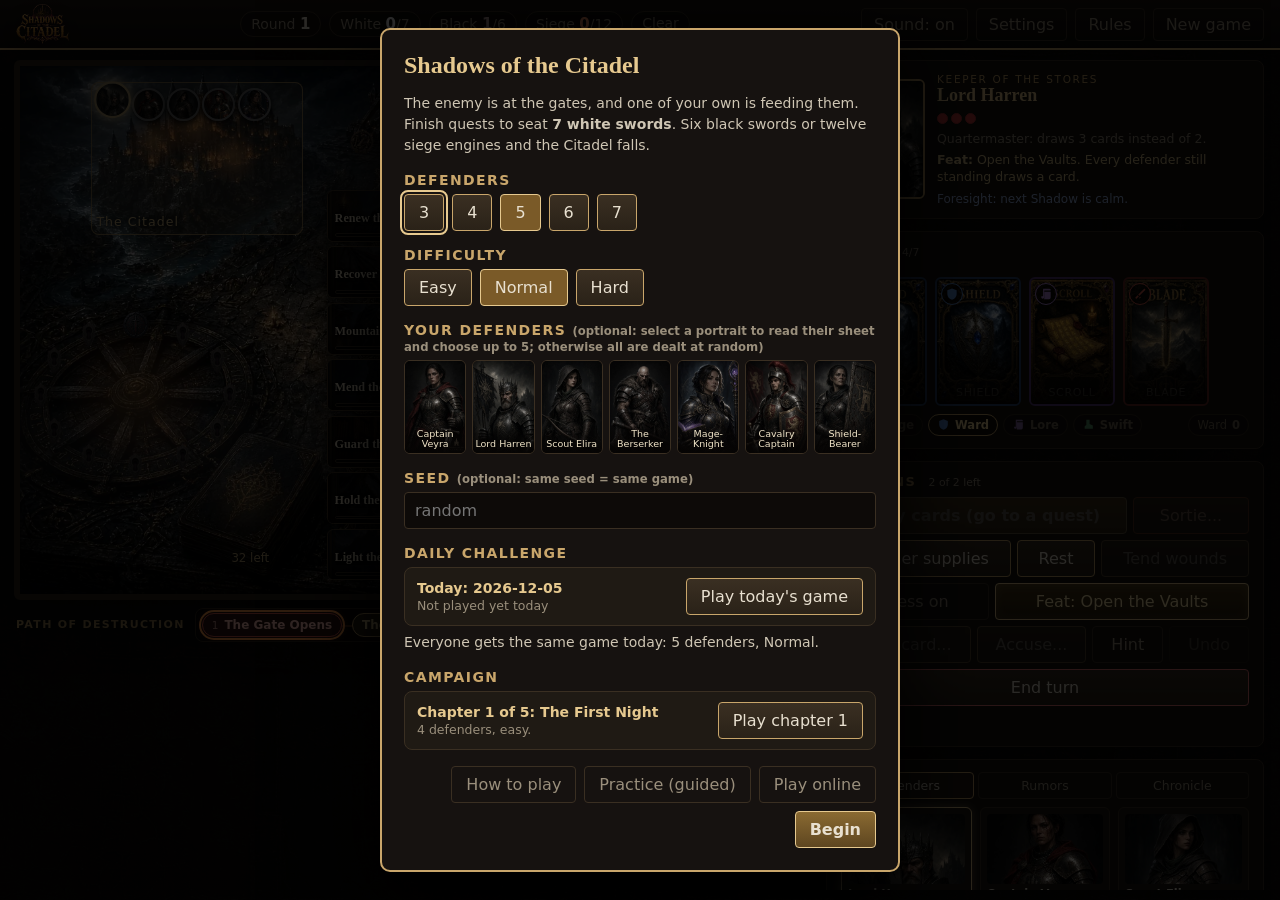
<file: index.html>
<!DOCTYPE html>
<html lang="en">
<head>
<meta charset="UTF-8">
<meta name="viewport" content="width=device-width, initial-scale=1">
<title>Shadows of the Citadel</title>
<meta name="description" content="A cooperative board game of siege and betrayal. Hold the Citadel, finish the quests, and unmask the Traitor.">
<meta name="theme-color" content="#080605">
<meta name="color-scheme" content="dark">
<link rel="icon" href="favicon.svg" type="image/svg+xml">
<meta property="og:type" content="website">
<meta property="og:title" content="Shadows of the Citadel">
<meta property="og:description" content="A cooperative board game of siege and betrayal. Hold the Citadel, finish the quests, and unmask the Traitor.">
<meta property="og:image" content="https://generalwax2018.github.io/SHADOWS-OF-THE-CITADEL/assets/social.jpg">
<meta property="og:image:width" content="800">
<meta property="og:image:height" content="537">
<meta property="og:image:alt" content="The Shadows of the Citadel war table: the Citadel above the valley, the sword wheel, the siege engines and two mission windows">
<meta name="twitter:image" content="https://generalwax2018.github.io/SHADOWS-OF-THE-CITADEL/assets/social.jpg">
<meta property="og:url" content="https://generalwax2018.github.io/SHADOWS-OF-THE-CITADEL/">
<meta name="twitter:card" content="summary_large_image">
<link rel="preload" href="assets/board.webp" as="image" type="image/webp">
<link rel="stylesheet" href="css/style.css?v=20261124d">
</head>
<body>
<noscript><p style="margin:0;padding:24px;text-align:center;color:#e8e0d0;background:#14100c">Shadows of the Citadel needs JavaScript. Please turn it on for this site and reload.</p></noscript>

<header class="topbar">
  <h1 class="has-logo"><img class="logo-img" src="assets/ui/logo.webp" alt="Shadows of the Citadel"></h1>
  <div class="status" aria-live="polite">
    <span class="chip" title="Rounds played">Round <strong id="round">1</strong></span>
    <span class="chip white" title="Seven white swords wins">White <strong id="white">0</strong>/7</span>
    <span class="chip black" title="Six black swords loses">Black <strong id="black">0</strong>/6</span>
    <span class="chip siege" title="Twelve siege engines loses">Siege <strong id="siege">0</strong>/12</span>
    <span class="chip weather" id="weatherLabel">Clear</span>
    <span class="chip net" id="netChip" hidden></span>
  </div>
  <div class="topbtns">
    <button id="btnSound" class="ghost" aria-pressed="true">Sound: on</button>
    <button id="btnSettings" class="ghost">Settings</button>
    <button id="btnRules" class="ghost">Rules</button>
    <button id="btnFeedback" class="ghost">Feedback</button>
    <button id="btnInvite" class="ghost" hidden title="Invite a friend or bring someone back into this game">Invite / rejoin</button>
    <button id="btnNew" class="ghost">New game</button>
  </div>
</header>

<main class="layout">
  <section class="stage-wrap" aria-label="Game board">
    <div class="stage" id="stage">
      <img class="board-img" src="assets/board.webp" alt="The Citadel war table" draggable="false">
      <div class="overlay" id="overlay">
        <div class="siege-row" id="siegeRow" aria-hidden="true"></div>
        <div class="wheel" id="wheel" aria-hidden="true"></div>
        <div class="deck-label shadow-deck" id="shadowDeck" title="Shadow deck: one card is drawn at the start of every turn"></div>
        <div class="citadel-spot" id="citadelSpot" role="button" tabindex="0" aria-label="The Citadel">
          <span class="spot-name">The Citadel</span>
          <div class="tokens" id="tokens-citadel"></div>
        </div>
        <div class="slots" id="slots"></div>
        <div class="board-missions" id="boardMissions" aria-label="Missions"></div>
        <canvas class="weather-canvas" id="weatherCanvas"></canvas>
        <div class="dim" id="dim"></div>
      </div>
      <div class="exp" id="expedition" role="region" aria-label="Mission view"></div>
      <div class="hurt" id="hurt" aria-hidden="true"></div>
      <div class="banner" id="banner" aria-live="polite"></div>
      <div class="shadow-reveal" id="shadowReveal" aria-hidden="true"></div>
      <div class="chronicle" id="chronicle" aria-live="polite"></div>
      <div class="toasts" id="toasts" aria-hidden="true"></div>
    </div>

    <h2 class="missions-title">Path of destruction <small>every Shadow card so far; the fire creeps toward the Citadel</small></h2>
    <div class="trail" id="trail" role="list" aria-label="Shadow cards drawn so far"></div>

  </section>

  <section class="missions-wrap" aria-label="Missions">
    <h2 class="missions-title">Missions <small>deadline, favoured suit, progress. Select one to inspect it</small></h2>
    <div class="missions" id="missions" role="list"></div>
  </section>

  <aside class="side">
    <section class="panel active-panel" id="activePanel"></section>

    <section class="panel quest-list-panel">
      <h2>Quests <small>tap for details</small></h2>
      <div id="questList"></div>
    </section>

    <section class="panel">
      <h2>Hand <small id="handHint"></small></h2>
      <div class="hand" id="hand"></div>
      <div class="powers" id="powers" aria-label="Suit powers: play two cards of one suit to trigger it"></div>
    </section>

    <section class="panel">
      <h2>Actions <small id="actionsLeft"></small></h2>
      <div class="coach" id="coach" hidden></div>
      <div class="actions" id="actions"></div>
      <p class="msg" id="msg" role="status"></p>
    </section>

    <section class="panel tabs-panel">
      <div class="tabbar" role="tablist">
        <button type="button" role="tab" class="sel" data-tab="party" aria-selected="true">Defenders</button>
        <button type="button" role="tab" data-tab="rumors" aria-selected="false">Rumors <i id="rumorDot" class="dot" hidden></i></button>
        <button type="button" role="tab" data-tab="log" aria-selected="false">Chronicle</button>
      </div>
      <div class="tabpane" data-pane="party"><div class="party" id="party"></div></div>
      <div class="tabpane" data-pane="rumors" hidden><p class="muted-note">Who was near each sabotage</p><div id="rumors" class="rumors"></div></div>
      <div class="tabpane" data-pane="log" hidden><div class="log" id="log" aria-live="polite"></div></div>
    </section>
  </aside>
</main>

<!-- quest detail / modals -->
<div class="modal" id="modal" role="dialog" aria-modal="true" aria-labelledby="modalTitle" hidden>
  <div class="modal-card" id="modalCard"></div>
</div>

<script src="js/engine.js?v=20261124d"></script>
<script src="js/fx.js?v=20261124d"></script>
<script src="js/missions.js?v=20261124d"></script>
<script src="js/ambience.js?v=20261124d"></script>
<script src="js/sound.js?v=20261124d"></script>
<script src="js/net.js?v=20261124d"></script>
<script src="js/online.js?v=20261124d"></script>
<script src="js/ui.js?v=20261124d"></script>
</body>
</html>
</file>
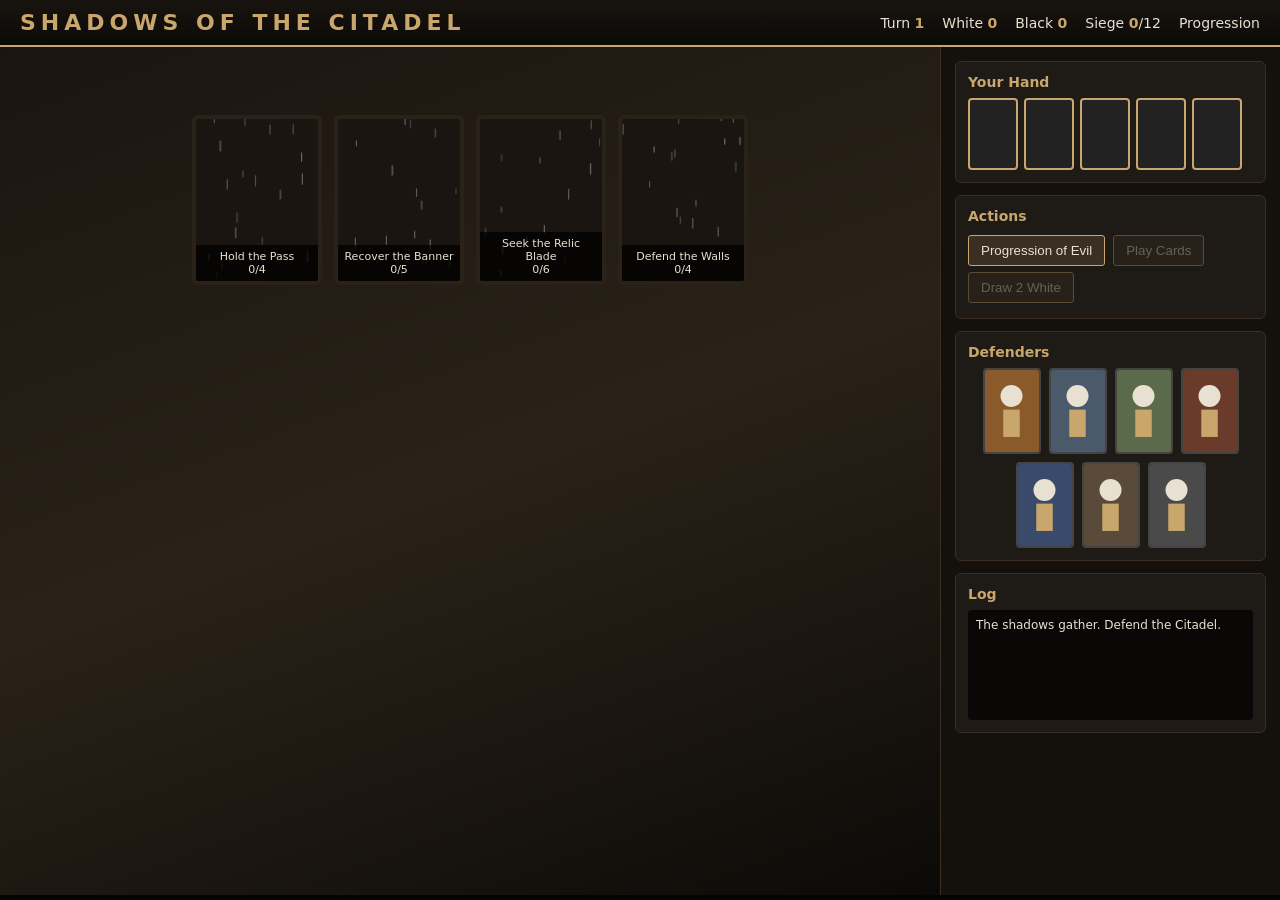
<file: shadows_of_the_citadel_alive.html>
<!DOCTYPE html>
<html lang="en">
<head>
<meta charset="UTF-8">
<title>Shadows of the Citadel</title>
<style>
  * { box-sizing: border-box; }
  body { margin: 0; background: #050403; color: #e8e0d0; font-family: system-ui, sans-serif; overflow: hidden; }
  header {
    position: relative; z-index: 10;
    background: linear-gradient(180deg, #1a1510ee, #0c0a08ee);
    padding: 10px 20px; border-bottom: 2px solid #c9a66b;
    display: flex; justify-content: space-between; align-items: center;
  }
  h1 { margin: 0; font-size: 22px; letter-spacing: 5px; color: #c9a66b; }
  .status { display: flex; gap: 18px; font-size: 14px; }
  .status strong { color: #c9a66b; }
  .main { display: flex; height: calc(100vh - 52px); }
  .board-wrap { flex: 1; position: relative; overflow: hidden; background: #111; }
  .board-bg { position: absolute; inset: 0; background-size: cover; background-position: center; }
  .panels-row {
    position: absolute; top: 8%; left: 4%; right: 4%;
    display: flex; gap: 12px; justify-content: center; flex-wrap: wrap; z-index: 3;
  }
  .panel-box {
    width: 130px; height: 170px; border-radius: 6px; overflow: hidden;
    border: 4px solid #2a2218; position: relative; background: #1a1510;
  }
  .panel-box canvas.weather { position: absolute; inset: 0; width: 100%; height: 100%; pointer-events: none; }
  .panel-box .label {
    position: absolute; bottom: 0; left: 0; right: 0; z-index: 2;
    background: rgba(0,0,0,0.75); font-size: 11px; text-align: center; padding: 5px;
  }
  .side-panel { width: 340px; background: #16120ee8; border-left: 1px solid #3a2f22; padding: 14px; overflow-y: auto; }
  .panel { background: #1e1a16; border: 1px solid #3a2f22; padding: 12px; margin-bottom: 12px; border-radius: 6px; }
  .panel h3 { margin: 0 0 8px; color: #c9a66b; font-size: 14px; }
  button {
    background: #3a2f22; color: #e8e0d0; border: 1px solid #c9a66b;
    padding: 7px 12px; margin: 3px 3px 3px 0; cursor: pointer; border-radius: 3px;
  }
  button:hover:not(:disabled) { background: #4a3f32; }
  button:disabled { opacity: 0.35; }
  .hand { display: flex; flex-wrap: wrap; gap: 6px; min-height: 70px; }
  .card { width: 50px; height: 72px; border-radius: 4px; border: 2px solid #c9a66b; background: #222; }
  .log { height: 110px; overflow-y: auto; background: #0a0806; padding: 8px; font-size: 12px; border-radius: 4px; }
  .win { color: #7bc67b; } .lose { color: #d46a6a; }

  .defenders { display: flex; gap: 8px; flex-wrap: wrap; justify-content: center; }
  .defender {
    width: 58px; height: 86px; position: relative; cursor: pointer;
    border-radius: 4px; overflow: hidden; border: 2px solid #444;
  }
  .defender img {
    width: 100%; height: 100%; object-fit: cover; display: block;
    animation: breathe 4s ease-in-out infinite;
    transform-origin: center bottom;
  }
  .defender:nth-child(2n) img { animation-delay: -1.5s; }
  .defender:nth-child(3n) img { animation-delay: -2.8s; }
  .defender .blink {
    position: absolute; top: 22%; left: 18%; right: 18%; height: 8%;
    background: #1a1510; border-radius: 2px; opacity: 0;
    animation: blink 6s infinite;
  }
  .defender:nth-child(2) .blink { animation-delay: 1.2s; }
  .defender:nth-child(3) .blink { animation-delay: 2.4s; }
  .defender:nth-child(4) .blink { animation-delay: 0.8s; }
  .defender:nth-child(5) .blink { animation-delay: 3.1s; }
  .defender:nth-child(6) .blink { animation-delay: 1.8s; }
  .defender:nth-child(7) .blink { animation-delay: 2.6s; }
  .defender .glow {
    position: absolute; inset: 0; pointer-events: none;
    box-shadow: inset 0 0 12px rgba(201,166,107,0.0);
    animation: glowPulse 5s ease-in-out infinite;
  }
  .defender:hover img { animation-play-state: paused; filter: brightness(1.15); }

  @keyframes breathe {
    0%, 100% { transform: scale(1) translateY(0); }
    50% { transform: scale(1.015) translateY(-1px); }
  }
  @keyframes blink {
    0%, 92%, 100% { opacity: 0; }
    94%, 96% { opacity: 1; }
  }
  @keyframes glowPulse {
    0%, 100% { box-shadow: inset 0 0 8px rgba(201,166,107,0.05); }
    50% { box-shadow: inset 0 0 16px rgba(201,166,107,0.25); }
  }

  .modal { position: fixed; inset: 0; background: rgba(0,0,0,0.75); display: none; align-items: center; justify-content: center; z-index: 100; }
  .modal.show { display: flex; }
  .modal-content { background: #1a1510; padding: 24px; border: 2px solid #c9a66b; border-radius: 8px; text-align: center; max-width: 400px; }
</style>
</head>
<body>

<header>
  <h1>SHADOWS OF THE CITADEL</h1>
  <div class="status">
    <span>Turn <strong id="turn">1</strong></span>
    <span>White <strong id="white">0</strong></span>
    <span>Black <strong id="black">0</strong></span>
    <span>Siege <strong id="siege">0</strong>/12</span>
    <span id="phase">Progression</span>
  </div>
</header>

<div class="main">
  <div class="board-wrap">
    <div class="board-bg" id="boardBg"></div>
    <div class="panels-row" id="questSlots"></div>
  </div>

  <div class="side-panel">
    <div class="panel">
      <h3>Your Hand</h3>
      <div class="hand" id="hand"></div>
    </div>
    <div class="panel">
      <h3>Actions</h3>
      <button id="btnProgress" onclick="doProgress()">Progression of Evil</button>
      <button id="btnPlay" onclick="doHeroic('play')" disabled>Play Cards</button>
      <button id="btnDraw" onclick="doHeroic('draw')" disabled>Draw 2 White</button>
    </div>
    <div class="panel">
      <h3>Defenders</h3>
      <div class="defenders" id="defenders"></div>
    </div>
    <div class="panel">
      <h3>Log</h3>
      <div class="log" id="log"></div>
    </div>
  </div>
</div>

<div class="modal" id="modal">
  <div class="modal-content">
    <h2 id="modalTitle"></h2>
    <p id="modalText"></p>
    <button onclick="closeModal()">Continue</button>
  </div>
</div>

<script>
const defenderData = [
  { name: "Captain Veyra", color: "#8b5a2b" },
  { name: "Lord Harren", color: "#4a5a6a" },
  { name: "Scout Elira", color: "#5a6a4a" },
  { name: "Berserker", color: "#6a3a2a" },
  { name: "Mage-Knight", color: "#3a4a6a" },
  { name: "Cavalry Captain", color: "#5a4a3a" },
  { name: "Shield-Bearer", color: "#4a4a4a" }
];

function buildDefenders() {
  const el = document.getElementById("defenders");
  el.innerHTML = "";
  defenderData.forEach((d, i) => {
    const div = document.createElement("div");
    div.className = "defender";
    div.title = d.name;
    div.innerHTML = `
      <img src="data:image/svg+xml;utf8,<svg xmlns='http://www.w3.org/2000/svg' width='80' height='120'><rect fill='${encodeURIComponent(d.color)}' width='80' height='120'/><circle cx='40' cy='38' r='16' fill='%23e8e0d0'/><rect x='28' y='58' width='24' height='40' fill='%23c9a66b'/></svg>" alt="${d.name}">
      <div class="blink"></div>
      <div class="glow"></div>
    `;
    el.appendChild(div);
  });
}

const panelCanvases = [];
let weather = "rain";
function createPanelWeather(container) {
  const c = document.createElement("canvas");
  c.className = "weather";
  container.appendChild(c);
  const ctx = c.getContext("2d");
  const pc = { canvas: c, ctx, drops: [], w: 130, h: 170 };
  function resize() {
    const r = container.getBoundingClientRect();
    pc.w = c.width = r.width; pc.h = c.height = r.height;
  }
  resize();
  for (let i = 0; i < 18; i++) {
    pc.drops.push({
      x: Math.random()*pc.w, y: Math.random()*pc.h,
      vy: 1.2 + Math.random()*0.8, len: 6+Math.random()*6, a: 0.3+Math.random()*0.3
    });
  }
  panelCanvases.push(pc);
}
function weatherLoop() {
  panelCanvases.forEach(pc => {
    pc.ctx.clearRect(0,0,pc.w,pc.h);
    if (weather === "clear") return;
    pc.drops.forEach(d => {
      d.y += d.vy;
      if (d.y > pc.h) d.y = -10;
      pc.ctx.beginPath();
      pc.ctx.moveTo(d.x, d.y);
      pc.ctx.lineTo(d.x, d.y - d.len);
      pc.ctx.strokeStyle = `rgba(200,215,235,${d.a})`;
      pc.ctx.lineWidth = 1;
      pc.ctx.stroke();
    });
  });
  requestAnimationFrame(weatherLoop);
}

const quests = [
  { name:"Hold the Pass", progress:0, needed:4 },
  { name:"Recover the Banner", progress:0, needed:5 },
  { name:"Seek the Relic Blade", progress:0, needed:6 },
  { name:"Defend the Walls", progress:0, needed:4 }
];
let state = {
  turn:1, whiteSwords:0, blackSwords:0, siege:0,
  phase:"progress", hand:[],
  isTraitor: Math.random()<0.25, traitorRevealed:false,
  gameOver:false, selectedQuest:null
};

function log(msg, cls="") {
  const el=document.getElementById("log");
  const d=document.createElement("div");
  if(cls) d.className=cls;
  d.textContent=msg; el.appendChild(d); el.scrollTop=el.scrollHeight;
}
function updateUI() {
  document.getElementById("turn").textContent=state.turn;
  document.getElementById("white").textContent=state.whiteSwords;
  document.getElementById("black").textContent=state.blackSwords;
  document.getElementById("siege").textContent=state.siege;
  document.getElementById("phase").textContent=state.phase==="progress"?"Progression":"Heroic";
  document.getElementById("btnProgress").disabled=state.phase!=="progress"||state.gameOver;
  ["btnPlay","btnDraw"].forEach(id=>document.getElementById(id).disabled=state.phase!=="heroic"||state.gameOver);
  const hand=document.getElementById("hand"); hand.innerHTML="";
  state.hand.forEach(()=>{ const c=document.createElement("div"); c.className="card"; hand.appendChild(c); });
  const slots=document.getElementById("questSlots"); slots.innerHTML="";
  quests.forEach((q,i)=>{
    const box=document.createElement("div");
    box.className="panel-box"+(state.selectedQuest===i?" active":"");
    box.innerHTML=`<div class="label">${q.name}<br>${q.progress}/${q.needed}</div>`;
    box.onclick=()=>{ state.selectedQuest=i; updateUI(); };
    slots.appendChild(box);
    createPanelWeather(box);
  });
}
function checkEnd() {
  if(state.whiteSwords>=12 && state.whiteSwords>state.blackSwords) endGame(true,"The Citadel holds!");
  else if(state.blackSwords>=7) endGame(false,"Too many black swords.");
  else if(state.siege>=12) endGame(false,"The Citadel is overrun.");
}
function endGame(win,msg) {
  state.gameOver=true; log(msg, win?"win":"lose");
  showModal(win?"VICTORY":"DEFEAT", msg); updateUI();
}
function showModal(t,x){ document.getElementById("modalTitle").textContent=t; document.getElementById("modalText").textContent=x; document.getElementById("modal").classList.add("show"); }
function closeModal(){ document.getElementById("modal").classList.remove("show"); }

function doProgress() {
  if(state.phase!=="progress"||state.gameOver) return;
  const r=Math.floor(Math.random()*3);
  if(r===0){ state.siege++; log(`+1 Siege (${state.siege})`); }
  else if(r===1){ state.blackSwords++; log(`+1 Black Sword (${state.blackSwords})`); }
  else { state.hand.push({type:"black"}); log("Drew Black card."); }
  state.phase="heroic"; updateUI(); checkEnd();
}
function doHeroic(action) {
  if(state.phase!=="heroic"||state.gameOver) return;
  if(action==="play") {
    const whites=state.hand.filter(c=>c.type==="white").length;
    if(whites<2 || state.selectedQuest===null){ log("Need 2 white cards + selected quest."); return; }
    let removed=0;
    state.hand=state.hand.filter(c=>c.type!=="white"||removed++>=2);
    const q=quests[state.selectedQuest];
    q.progress+=2;
    log(`${q.name}: ${q.progress}/${q.needed}`);
    if(q.progress>=q.needed){ state.whiteSwords++; q.progress=0; log(`${q.name} done! +1 White.`, "win"); }
  } else if(action==="draw") {
    state.hand.push({type:"white"},{type:"white"}); log("Drew 2 White.");
  }
  state.phase="progress"; state.turn++; updateUI(); checkEnd();
}

buildDefenders();
state.hand=[{type:"white"},{type:"white"},{type:"white"},{type:"white"},{type:"white"}];
document.getElementById("boardBg").style.backgroundImage="linear-gradient(160deg,#1a1510 0%,#2a2218 50%,#0c0a08 100%)";
log("The shadows gather. Defend the Citadel.");
updateUI();
weatherLoop();
</script>
</body>
</html>
</file>
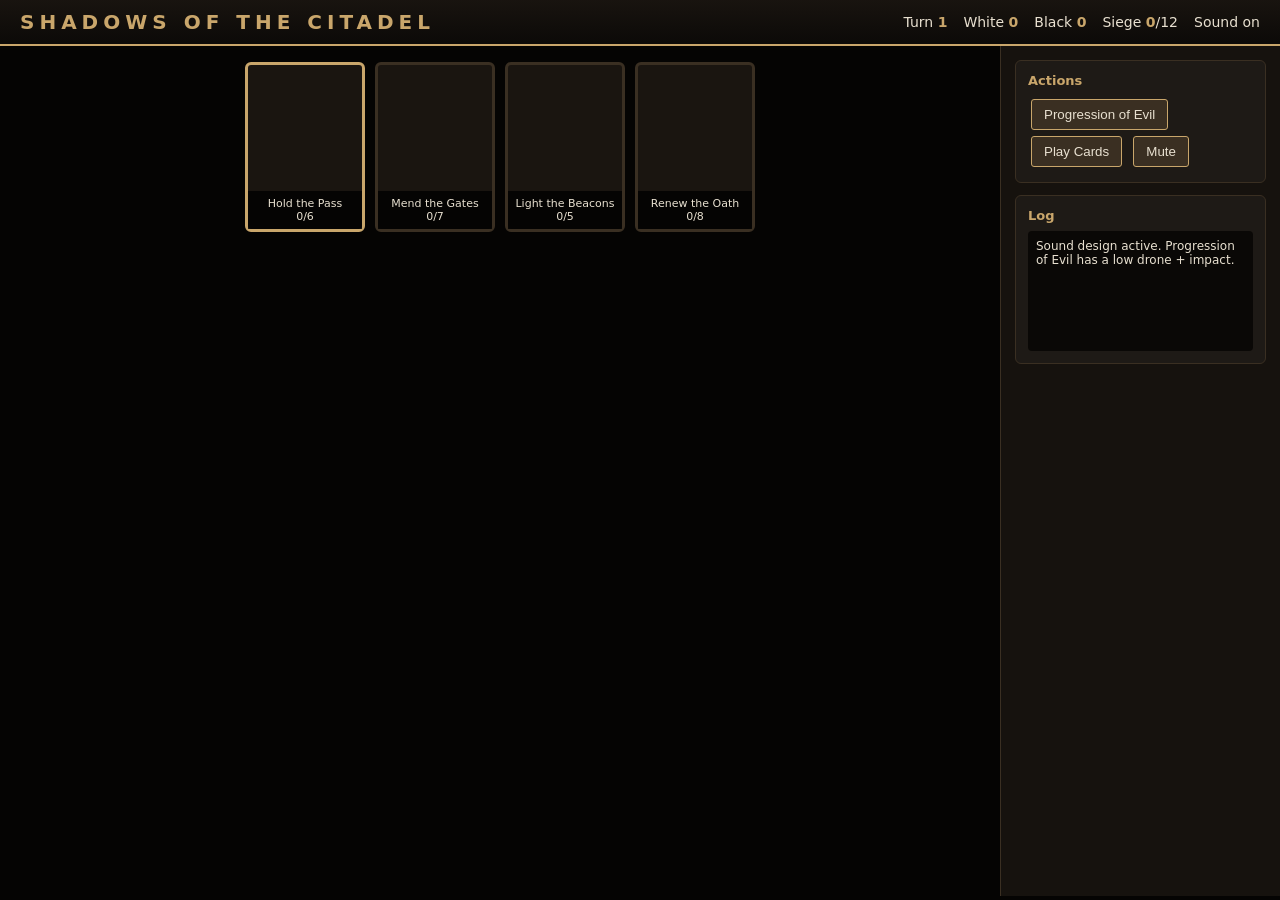
<file: shadows_of_the_citadel_sound.html>
<!DOCTYPE html>
<html lang="en">
<head>
<meta charset="UTF-8">
<title>Shadows of the Citadel — Sound</title>
<style>
  * { box-sizing: border-box; }
  body { margin: 0; background: #050403; color: #e8e0d0; font-family: system-ui, sans-serif; overflow: hidden; }
  header {
    background: linear-gradient(#1a1510ee, #0c0a08ee);
    padding: 10px 20px; border-bottom: 2px solid #c9a66b;
    display: flex; justify-content: space-between; align-items: center;
  }
  h1 { margin: 0; font-size: 20px; letter-spacing: 5px; color: #c9a66b; }
  .status { display: flex; gap: 16px; font-size: 14px; }
  .status strong { color: #c9a66b; }
  .main { display: flex; height: calc(100vh - 50px); }
  .board { flex: 1; padding: 16px; }
  .missions { display: flex; gap: 10px; flex-wrap: wrap; justify-content: center; }
  .mission {
    width: 120px; height: 170px; border: 3px solid #3a2f22; border-radius: 6px;
    background: #1a1510; cursor: pointer; position: relative;
  }
  .mission.active { border-color: #c9a66b; }
  .mission .label { position: absolute; bottom: 0; left: 0; right: 0; background: rgba(0,0,0,0.8); font-size: 11px; text-align: center; padding: 6px; }
  .side { width: 280px; background: #16120e; padding: 14px; border-left: 1px solid #3a2f22; }
  .panel { background: #1e1a16; border: 1px solid #3a2f22; padding: 12px; margin-bottom: 12px; border-radius: 6px; }
  .panel h3 { margin: 0 0 8px; color: #c9a66b; font-size: 13px; }
  button { background: #3a2f22; color: #e8e0d0; border: 1px solid #c9a66b; padding: 7px 12px; margin: 3px; cursor: pointer; border-radius: 3px; }
  .log { height: 120px; overflow-y: auto; background: #0a0806; padding: 8px; font-size: 12px; border-radius: 4px; }

  #chronicle {
    position: fixed; inset: 0; display: none; align-items: center; justify-content: center; z-index: 50;
  }
  #chronicle.show { display: flex; }
  #chronicle.evil { background: radial-gradient(circle, rgba(40,0,0,0.55), rgba(5,0,0,0.88)); }
  #chronicle.heroic { background: rgba(5,4,3,0.7); }
  .chronicle-card {
    width: 440px; max-width: 90vw; padding: 32px 26px; text-align: center; border-radius: 12px;
    animation: chronicleIn 0.5s cubic-bezier(0.15, 0.9, 0.2, 1);
  }
  .chronicle-card.evil {
    background: linear-gradient(180deg, #1a0808, #0a0404);
    border: 3px solid #8b2a2a;
    box-shadow: 0 0 60px rgba(180,20,20,0.35), 0 20px 50px rgba(0,0,0,0.9);
    color: #f0d0d0;
    animation: chronicleIn 0.5s cubic-bezier(0.15, 0.9, 0.2, 1), pulseRed 1.2s ease-in-out 0.5s 2;
  }
  .chronicle-card.heroic {
    background: linear-gradient(180deg, #1a1510, #0c0a08);
    border: 3px solid #c9a66b;
    box-shadow: 0 20px 50px rgba(0,0,0,0.8);
  }
  .chronicle-card h2 { margin: 0 0 6px; font-size: 24px; letter-spacing: 4px; }
  .chronicle-card.evil h2 { color: #e05050; text-shadow: 0 0 12px rgba(200,40,40,0.6); }
  .chronicle-card.heroic h2 { color: #c9a66b; }
  .chronicle-card .icon { font-size: 56px; margin: 10px 0; }
  .chronicle-card.evil .icon { filter: drop-shadow(0 0 16px rgba(200,30,30,0.7)); }
  .chronicle-card p { margin: 10px 0 0; font-size: 16px; line-height: 1.45; }
  .chronicle-card .sub { margin-top: 16px; font-size: 13px; letter-spacing: 1px; opacity: 0.8; }
  .chronicle-card.evil .sub { color: #ff8080; }
  @keyframes chronicleIn {
    from { opacity: 0; transform: scale(0.8) translateY(30px); }
    to { opacity: 1; transform: scale(1) translateY(0); }
  }
  @keyframes pulseRed {
    0%, 100% { box-shadow: 0 0 40px rgba(180,20,20,0.3); }
    50% { box-shadow: 0 0 70px rgba(220,40,40,0.55); }
  }
</style>
</head>
<body>

<div id="chronicle">
  <div class="chronicle-card" id="chronCard">
    <div class="icon" id="chronIcon">⚔️</div>
    <h2 id="chronTitle">Event</h2>
    <p id="chronText">Something happened.</p>
    <div class="sub" id="chronSub"></div>
  </div>
</div>

<header>
  <h1>SHADOWS OF THE CITADEL</h1>
  <div class="status">
    <span>Turn <strong id="turn">1</strong></span>
    <span>White <strong id="white">0</strong></span>
    <span>Black <strong id="black">0</strong></span>
    <span>Siege <strong id="siege">0</strong>/12</span>
    <span id="soundStatus">Sound on</span>
  </div>
</header>

<div class="main">
  <div class="board">
    <div class="missions" id="missions"></div>
  </div>
  <div class="side">
    <div class="panel">
      <h3>Actions</h3>
      <button onclick="doProgress()">Progression of Evil</button>
      <button onclick="doPlay()">Play Cards</button>
      <button onclick="toggleSound()" id="btnSound">Mute</button>
    </div>
    <div class="panel">
      <h3>Log</h3>
      <div class="log" id="log"></div>
    </div>
  </div>
</div>

<script>
// Web Audio urgency design
let audioCtx = null;
let soundOn = true;

function ensureAudio() {
  if (!audioCtx) audioCtx = new (window.AudioContext || window.webkitAudioContext)();
  if (audioCtx.state === "suspended") audioCtx.resume();
}

function playEvil() {
  if (!soundOn) return;
  ensureAudio();
  const now = audioCtx.currentTime;

  // Low ominous drone
  const osc = audioCtx.createOscillator();
  const gain = audioCtx.createGain();
  osc.type = "sawtooth";
  osc.frequency.setValueAtTime(55, now);
  osc.frequency.exponentialRampToValueAtTime(38, now + 1.4);
  gain.gain.setValueAtTime(0.18, now);
  gain.gain.exponentialRampToValueAtTime(0.001, now + 1.6);
  osc.connect(gain).connect(audioCtx.destination);
  osc.start(now);
  osc.stop(now + 1.6);

  // Impact thud
  const thud = audioCtx.createOscillator();
  const thudGain = audioCtx.createGain();
  thud.type = "sine";
  thud.frequency.setValueAtTime(80, now);
  thud.frequency.exponentialRampToValueAtTime(30, now + 0.35);
  thudGain.gain.setValueAtTime(0.4, now);
  thudGain.gain.exponentialRampToValueAtTime(0.001, now + 0.4);
  thud.connect(thudGain).connect(audioCtx.destination);
  thud.start(now);
  thud.stop(now + 0.4);

  // Rising tension noise
  const noise = audioCtx.createBufferSource();
  const buffer = audioCtx.createBuffer(1, audioCtx.sampleRate * 0.8, audioCtx.sampleRate);
  const data = buffer.getChannelData(0);
  for (let i = 0; i < data.length; i++) data[i] = (Math.random() * 2 - 1) * 0.3;
  noise.buffer = buffer;
  const noiseGain = audioCtx.createGain();
  noiseGain.gain.setValueAtTime(0.08, now);
  noiseGain.gain.exponentialRampToValueAtTime(0.001, now + 0.8);
  noise.connect(noiseGain).connect(audioCtx.destination);
  noise.start(now);
}

function playHeroic() {
  if (!soundOn) return;
  ensureAudio();
  const now = audioCtx.currentTime;
  const osc = audioCtx.createOscillator();
  const gain = audioCtx.createGain();
  osc.type = "triangle";
  osc.frequency.setValueAtTime(440, now);
  osc.frequency.exponentialRampToValueAtTime(660, now + 0.25);
  gain.gain.setValueAtTime(0.12, now);
  gain.gain.exponentialRampToValueAtTime(0.001, now + 0.4);
  osc.connect(gain).connect(audioCtx.destination);
  osc.start(now);
  osc.stop(now + 0.4);
}

function toggleSound() {
  soundOn = !soundOn;
  document.getElementById("btnSound").textContent = soundOn ? "Mute" : "Unmute";
  document.getElementById("soundStatus").textContent = soundOn ? "Sound on" : "Sound off";
}

const quests = [
  { name: "Hold the Pass", progress: 0, needed: 6 },
  { name: "Mend the Gates", progress: 0, needed: 7 },
  { name: "Light the Beacons", progress: 0, needed: 5 },
  { name: "Renew the Oath", progress: 0, needed: 8 }
];
let state = { turn: 1, white: 0, black: 0, siege: 0, selected: 0 };

function log(msg) {
  const el = document.getElementById("log");
  const d = document.createElement("div");
  d.textContent = msg;
  el.appendChild(d);
  el.scrollTop = el.scrollHeight;
}

function showChronicle(type, icon, title, text, sub = "") {
  const overlay = document.getElementById("chronicle");
  const card = document.getElementById("chronCard");
  overlay.className = "show " + type;
  card.className = "chronicle-card " + type;
  document.getElementById("chronIcon").textContent = icon;
  document.getElementById("chronTitle").textContent = title;
  document.getElementById("chronText").textContent = text;
  document.getElementById("chronSub").textContent = sub;
  setTimeout(() => overlay.classList.remove("show"), type === "evil" ? 2600 : 2000);
}

function render() {
  document.getElementById("turn").textContent = state.turn;
  document.getElementById("white").textContent = state.white;
  document.getElementById("black").textContent = state.black;
  document.getElementById("siege").textContent = state.siege;
  const el = document.getElementById("missions");
  el.innerHTML = "";
  quests.forEach((q, i) => {
    const div = document.createElement("div");
    div.className = "mission" + (state.selected === i ? " active" : "");
    div.innerHTML = `<div class="label">${q.name}<br>${q.progress}/${q.needed}</div>`;
    div.onclick = () => { state.selected = i; render(); };
    el.appendChild(div);
  });
}

function doProgress() {
  const r = Math.floor(Math.random() * 3);
  playEvil();
  if (r === 0) {
    state.siege++;
    showChronicle("evil", "🏰", "SIEGE ENGINE", "The shadows tighten their grip. A new engine joins the assault.", `Siege ${state.siege}/12`);
    log(`+1 Siege (${state.siege})`);
  } else if (r === 1) {
    state.black++;
    showChronicle("evil", "🗡️", "BLACK SWORD", "A black sword is driven into the track. The darkness grows.", `Black ${state.black}`);
    log(`+1 Black Sword (${state.black})`);
  } else {
    showChronicle("evil", "📜", "SHADOW CARD", "A black card is drawn from the depths.", "");
    log("Drew Black card");
  }
  state.turn++;
  render();
}

function doPlay() {
  playHeroic();
  const q = quests[state.selected];
  q.progress += 2;
  showChronicle("heroic", "⚔️", "QUEST ADVANCES", `${q.name} moves forward.`, `${q.progress}/${q.needed}`);
  log(`${q.name}: ${q.progress}/${q.needed}`);
  if (q.progress >= q.needed) {
    setTimeout(() => {
      state.white++;
      q.progress = 0;
      showChronicle("heroic", "✨", "QUEST COMPLETE", `${q.name} is secured.`, "+1 White Sword");
      log(`${q.name} complete! +1 White`);
      render();
    }, 2100);
  }
  state.turn++;
  render();
}

log("Sound design active. Progression of Evil has a low drone + impact.");
render();
</script>
</body>
</html>
</file>
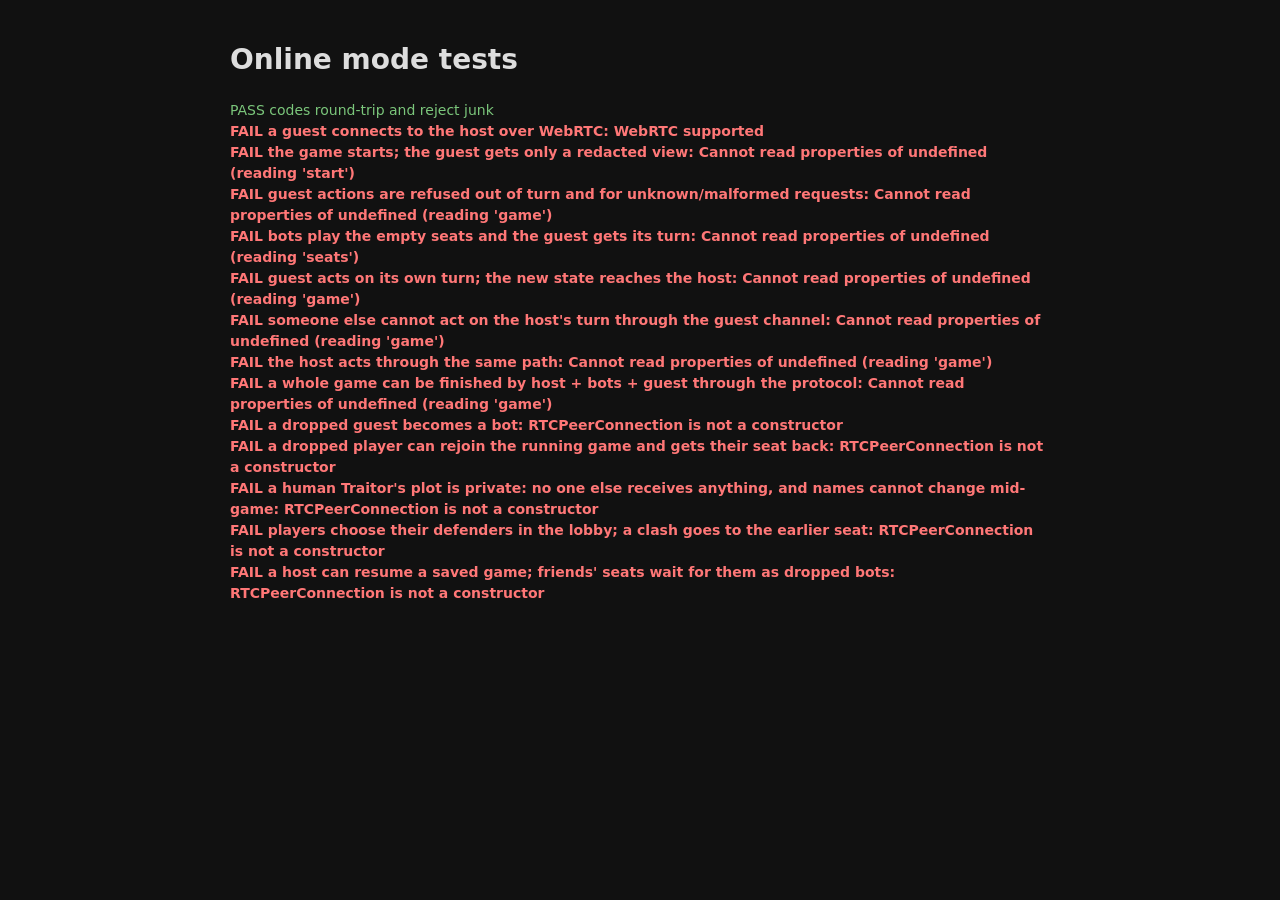
<file: tests-online.html>
<!DOCTYPE html>
<html lang="en">
<head>
<meta charset="UTF-8">
<title>running...</title>
<style>
  body { font: 14px/1.5 system-ui, sans-serif; background: #111; color: #ddd; padding: 20px; max-width: 820px; margin: auto; }
  .pass { color: #7bc67b; } .fail { color: #ff7777; font-weight: bold; }
</style>
</head>
<body>
<h1>Online mode tests</h1>
<div id="out"></div>
<script src="js/engine.js"></script>
<script src="js/net.js"></script>
<script src="js/online.js"></script>
<script>
// Host and guest live in the same page and talk over a real RTCPeerConnection (loopback, no STUN).
const C = window.Citadel, N = window.CitadelNet, O = window.CitadelOnline;
const out = document.getElementById('out');
let passed = 0, failed = 0;
const sleep = ms => new Promise(r => setTimeout(r, ms));
async function waitFor(fn, ms, label) {
  const t0 = Date.now();
  while (Date.now() - t0 < ms) { if (fn()) return; await sleep(25); }
  throw new Error('timed out waiting for ' + (label || 'condition'));
}
async function test(name, fn) {
  try { await fn(); passed++; out.insertAdjacentHTML('beforeend', `<div class="pass">PASS ${name}</div>`); }
  catch (e) { failed++; out.insertAdjacentHTML('beforeend', `<div class="fail">FAIL ${name}: ${e.message}</div>`); }
}
function ok(c, m) { if (!c) throw new Error(m || 'expected truthy'); }
function eq(a, b, m) { if (a !== b) throw new Error(`${m || 'eq'}: expected ${b}, got ${a}`); }

// Connect one guest to a host; resolves when the data channel is open on both ends.
async function connect(host, name) {
  const { seat, code } = await host.invite();
  const guest = new O.Guest({ name, lanOnly: true });
  const reply = await guest.join(code);
  await host.accept(seat, reply);
  await waitFor(() => host.seats[seat].kind === 'human' && guest.connected, 15000, 'peer connection');
  return { seat, guest };
}

(async function run() {
  await test('codes round-trip and reject junk', async () => {
    const code = await N.pack({ t: 'o', s: 'v=0\r\n' + 'a=candidate:1 1 udp 2122260223 192.168.1.5 5000 typ host\r\n'.repeat(20) });
    ok(code.startsWith('SOC1.'), 'prefix');
    const back = await N.unpack('  ' + code.slice(0, 40) + '\n' + code.slice(40) + '  ');
    eq(back.t, 'o'); ok(back.s.includes('192.168.1.5'));
    let threw = 0;
    for (const bad of ['', 'hello', 'SOC1.', 'SOC1.1@@@@', code.slice(0, code.length - 15)]) { try { await N.unpack(bad); } catch (e) { threw++; } }
    eq(threw, 5, 'all junk rejected');
  });

  let host, g1, seat1;
  await test('a guest connects to the host over WebRTC', async () => {
    ok(N.supported(), 'WebRTC supported');
    host = new O.Host({ size: 3, difficulty: 'normal', seed: 12345, name: 'Hosty', botDelay: 5, lanOnly: true });
    const c = await connect(host, 'Gwen');
    g1 = c.guest; seat1 = c.seat;
    eq(host.seats[seat1].kind, 'human');
    await waitFor(() => host.seats[seat1].name === 'Gwen', 3000, 'guest name');
    await waitFor(() => g1.lobby && g1.lobby.you === seat1, 3000, 'lobby message');
    eq(g1.lobby.seats.length, 3);
  });

  await test('the game starts; the guest gets only a redacted view', async () => {
    host.start();
    await waitFor(() => g1.view, 5000, 'guest view');
    const v = g1.view;
    eq(v.viewer, seat1);
    eq(v.rng, 0, 'rng hidden'); eq(v.seed, 0, 'seed hidden');
    ok(v.whiteDeck.every(c => c === 0), 'white deck hidden');
    const traitor = host.game.traitor;
    if (traitor === seat1) eq(v.traitor, traitor, 'the Traitor knows');
    else eq(v.traitor, -1, 'traitor hidden');
    if (traitor !== seat1) ok(!JSON.stringify(v).includes('"traitor":' + traitor) || traitor === -1, 'no leak');
    eq(host.game.traitorHuman, host.seats[traitor].kind !== 'bot', 'human traitor flag');
  });

  await test('guest actions are refused out of turn and for unknown/malformed requests', async () => {
    // wait until it is NOT the guest\'s turn, then try to act
    await waitFor(() => host.game.over || host.game.active !== seat1, 15000, 'a turn that is not the guest\'s');
    let result = null;
    g1.on('result', m => { result = m; });
    g1.act('drawAction', []);
    await waitFor(() => result, 3000, 'result message');
    ok(!result.ok, 'refused: ' + result.msg);
    result = null; g1.act('startGame', []); await waitFor(() => result, 3000);
    ok(!result.ok, 'unknown action refused');
    result = null; g1.act('move', ['__proto__']); await waitFor(() => result, 3000);
    ok(!result.ok, 'bad args refused');
    result = null; g1.act('contribute', [[1, 2, 3, 4, 5]]); await waitFor(() => result, 3000);
    ok(!result.ok, 'oversized args refused');
  });

  // The host here is a human who isn't playing, so pass their turn while waiting for another seat.
  async function advanceTo(seat, ms) {
    const t0 = Date.now();
    while (!host.game.over && host.game.active !== seat && Date.now() - t0 < (ms || 20000)) {
      if (host.game.active === 0) host.act('endTurn', []);
      await sleep(15);
    }
    return host.game.active === seat;
  }

  await test('bots play the empty seats and the guest gets its turn', async () => {
    const botSeat = [0, 1, 2].find(i => i !== 0 && i !== seat1);
    eq(host.seats[botSeat].kind, 'bot', 'the third seat is a bot');
    const botTurns = host.game.log.filter(l => l.cls === 'turn').length;
    ok(await advanceTo(seat1) || host.game.over, 'reached the guest turn');
    ok(host.game.log.filter(l => l.cls === 'turn').length > botTurns, 'turns passed');
    ok(host.game.log.some(l => /Bot/.test(l.text)) || true);
  });

  await test('guest acts on its own turn; the new state reaches the host', async () => {
    if (host.game.over) return;
    await advanceTo(seat1);
    await waitFor(() => host.game.active === seat1 && g1.view && g1.view.active === seat1, 10000, 'sync');
    const turnBefore = host.game.turn;
    let result = null;
    g1.on('result', m => { result = m; });
    g1.act('drawAction', []);
    await waitFor(() => result, 3000, 'result');
    ok(result.ok, 'draw accepted: ' + result.msg);
    g1.act('endTurn', []);
    await waitFor(() => host.game.turn > turnBefore || host.game.over, 5000, 'turn advanced');
    ok(true);
  });

  await test('someone else cannot act on the host\'s turn through the guest channel', async () => {
    if (host.game.over) return;
    await waitFor(() => host.game.over || host.game.active === 0, 25000, 'host turn');
    if (host.game.over) return;
    await sleep(50);
    const before = JSON.stringify(host.game.party[0].hand);
    let result = null;
    g1.on('result', m => { result = m; });
    g1.act('endTurn', []);
    await waitFor(() => result, 3000);
    ok(!result.ok && host.game.active === 0, 'guest cannot end the host\'s turn');
    eq(JSON.stringify(host.game.party[0].hand), before);
  });

  await test('the host acts through the same path', async () => {
    if (host.game.over) return;
    await waitFor(() => host.game.over || host.game.active === 0, 25000, 'host turn');
    if (host.game.over) return;
    const r = host.act('drawAction', []);
    ok(r.ok, r.msg);
    ok(!host.act('drawAction', ['x']).ok, 'bad args refused for host too');
  });

  await test('a whole game can be finished by host + bots + guest through the protocol', async () => {
    let guard = 0;
    while (!host.game.over && guard++ < 4000) {
      const g = host.game;
      if (g.active === 0) { const h = C.suggest(g); if (h && h.type === 'play') host.act('contribute', [h.cards]); else if (h && h.type === 'move') host.act('move', [h.dest]); else if (h && h.type === 'draw') host.act('drawAction', []); else host.act('endTurn', []); if (host.game.active === 0 && host.game.actionsLeft <= 0) host.act('endTurn', []); }
      else if (g.active === seat1) { g1.act('endTurn', []); }
      await sleep(2);
    }
    ok(host.game.over, 'game finished');
    await waitFor(() => g1.view && g1.view.over, 5000, 'guest sees the ending');
    ok(g1.view.over.reason.length > 3);
    ok(g1.view.traitor >= 0, 'traitor revealed at the end');
    eq(g1.view.seed, host.game.seed, 'seed shared at the end');
  });

  await test('a dropped guest becomes a bot', async () => {
    const h2 = new O.Host({ size: 3, seed: 77, botDelay: 5, lanOnly: true });
    const c = await connect(h2, 'Dropper');
    let left = null; h2.on('left', (s, n) => { left = [s, n]; });
    h2.start();
    c.guest.close();
    await waitFor(() => left, 15000, 'drop detected');
    ok(h2.seats[c.seat].kind === 'bot' && /bot/i.test(h2.seats[c.seat].name));
    h2.close();
  });

  await test('a dropped player can rejoin the running game and gets their seat back', async () => {
    const h3 = new O.Host({ size: 3, seed: 78, botDelay: 5, lanOnly: true, name: 'Hosty' });
    const c = await connect(h3, 'Rita');
    let left = null; h3.on('left', (s, n) => { left = [s, n]; });
    h3.start();
    c.guest.close();
    await waitFor(() => left, 15000, 'drop detected');
    ok(h3.seats[c.seat].dropped === true, 'the seat is marked as left');
    ok(h3.openSeat() === c.seat, 'the seat that left is offered first');
    // the host invites that seat again, mid-game
    let g2 = null, started = null;
    const inv = await h3.invite({ seat: c.seat });
    eq(inv.seat, c.seat, 'same seat');
    eq(h3.seats[c.seat].kind, 'pending', 'pending while the code is answered');
    const guest = new O.Guest({ name: 'Rita', lanOnly: true });
    guest.on('start', v => { started = v; });
    const reply = await guest.join(inv.code);
    await h3.accept(inv.seat, reply);
    await waitFor(() => started, 15000, 'start message after rejoining');
    eq(h3.seats[c.seat].kind, 'human', 'a human again');
    ok(!/bot/i.test(h3.seats[c.seat].name), 'no longer called a bot');
    eq(started.viewer, c.seat, 'redacted view for that seat');
    eq(guest.seat, c.seat, 'guest knows its seat');
    // a cancelled mid-game invite puts the bot back
    const inv2 = await h3.invite({ seat: (c.seat === 1 ? 2 : 1) });
    h3.cancelInvite(inv2.seat);
    eq(h3.seats[inv2.seat].kind, 'bot', 'cancelling restores the bot');
    guest.close(); h3.close();
  });

  await test('a human Traitor\'s plot is private: no one else receives anything, and names cannot change mid-game', async () => {
    const h4 = new O.Host({ size: 4, seed: 4242, botDelay: 5, lanOnly: true, name: 'Hosty' });
    const a = await connect(h4, 'Ana'), b = await connect(h4, 'Bo');
    await waitFor(() => h4.seats[a.seat].name === 'Ana' && h4.seats[b.seat].name === 'Bo', 3000, 'names');
    h4.start();
    const g = h4.game;
    g.traitor = a.seat; g.traitorHuman = true; g.plot = null;         // make Ana the Traitor for this test
    // a second hello must not rename anyone
    a.guest.peer.send({ t: 'hello', name: 'Impostor' });
    await sleep(150);
    eq(h4.seats[a.seat].name, 'Ana', 'a second hello is ignored');
    // walk to Ana's turn
    const t0 = Date.now();
    while (g.active !== a.seat && !g.over && Date.now() - t0 < 20000) { if (g.active === 0) h4.act('endTurn', []); else if (g.active === b.seat) b.guest.act('endTurn', []); await sleep(20); }
    if (g.over) return;
    await waitFor(() => a.guest.view && a.guest.view.active === a.seat, 5000, 'Ana sees her turn');
    let bMsgs = 0, hostStates = 0, result = null;
    b.guest.on('state', () => { bMsgs++; });
    h4.on('state', () => { hostStates++; });
    a.guest.on('result', m => { if (m.name === 'sabotageAction') result = m; });
    const logLen = g.log.length, actions = g.actionsLeft;
    a.guest.act('sabotageAction', [C.CITADEL]);
    await waitFor(() => result, 3000, 'plot result');
    ok(result.ok, 'plot accepted: ' + result.msg);
    await waitFor(() => a.guest.view.plot, 3000, 'the Traitor sees the plot');
    await sleep(200);
    eq(bMsgs, 0, 'the other guest received nothing');
    eq(hostStates, 0, 'the host UI was not told either');
    eq(g.log.length, logLen, 'nothing public was logged');
    eq(g.actionsLeft, actions, 'no action spent');
    ok(b.guest.view.plot === undefined, 'the other guest\'s view has no plot');
    // dropping the Traitor hands their part to a bot
    a.guest.close();
    await waitFor(() => h4.seats[a.seat].kind === 'bot', 15000, 'drop');
    eq(g.traitorHuman, false, 'a bot now plays the Traitor');
    b.guest.close(); h4.close();
  });

  await test('players choose their defenders in the lobby; a clash goes to the earlier seat', async () => {
    const h7 = new O.Host({ size: 4, seed: 515, botDelay: 5, lanOnly: true, name: 'Hosty', pick: 'mage' });
    const a = await connect(h7, 'Ada'); a.guest.pick = null;
    await waitFor(() => h7.seats[a.seat].name === 'Ada', 3000, 'name');
    const gB = new O.Guest({ name: 'Ben', lanOnly: true, pick: 'mage' });       // asks for the host's defender
    const inv = await h7.invite(); const rep = await gB.join(inv.code); await h7.accept(inv.seat, rep);
    await waitFor(() => h7.seats[inv.seat].name === 'Ben', 15000, 'Ben joins');
    const gC = new O.Guest({ name: 'Cy', lanOnly: true, pick: 'shield' });
    const inv2 = await h7.invite(); const rep2 = await gC.join(inv2.code); await h7.accept(inv2.seat, rep2);
    await waitFor(() => h7.seats[inv2.seat].name === 'Cy', 15000, 'Cy joins');
    await waitFor(() => gC.lobby && gC.lobby.seats[inv2.seat].pick === 'shield', 3000, 'the lobby shows the choice');
    h7.start();
    eq(h7.game.party[0].id, 'mage', 'the host plays the Mage-Knight');
    ok(h7.game.party[inv.seat].id !== 'mage', 'Ben, who asked second, is dealt another');
    eq(h7.game.party[inv2.seat].id, 'shield', 'Cy plays the Shield-Bearer');
    eq(new Set(h7.game.party.map(p => p.id)).size, 4, 'no defender twice');
    await waitFor(() => gC.view, 5000, 'Cy gets the view');
    let r = null; gC.on('result', m => { if (m.name === 'feat') r = m; }); gC.act('feat', [-1]);
    await waitFor(() => r, 3000, 'feat result'); ok(!r.ok, 'a Feat is refused out of turn');
    a.guest.close(); gB.close(); gC.close(); h7.close();
  });

  await test('a host can resume a saved game; friends\' seats wait for them as dropped bots', async () => {
    const h5 = new O.Host({ size: 3, seed: 99, botDelay: 5, lanOnly: true, name: 'Hosty' });
    const c = await connect(h5, 'Cass');
    h5.start();
    const snap = JSON.parse(JSON.stringify(h5.snapshot()));
    ok(snap && snap.game && snap.seats.length === 3, 'snapshot taken');
    eq(snap.seats[c.seat].kind, 'human', 'the friend is remembered');
    c.guest.close(); h5.close();
    const h6 = new O.Host({ size: snap.size, difficulty: snap.difficulty, botDelay: 5, lanOnly: true, name: 'Hosty' });
    h6.resume(snap.game, snap.seats);
    ok(h6.game && h6.game.turn === snap.game.turn, 'the same game carries on');
    eq(h6.seats[c.seat].kind, 'bot', 'a bot holds the seat');
    ok(h6.seats[c.seat].dropped && /Cass/.test(h6.seats[c.seat].name), 'marked as waiting for Cass');
    eq(h6.openSeat(), c.seat, 'and it is offered first on Invite / rejoin');
    eq(h6.game.traitorHuman, h6.game.traitor === 0, 'only the host can be a human Traitor until friends rejoin');
    h6.close();
  });
  host.close();
  document.title = `${passed} passed, ${failed} failed`;
  out.insertAdjacentHTML('beforeend', `<h2 id="summary">${passed} passed, ${failed} failed</h2>`);
})();
</script>
</body>
</html>
</file>
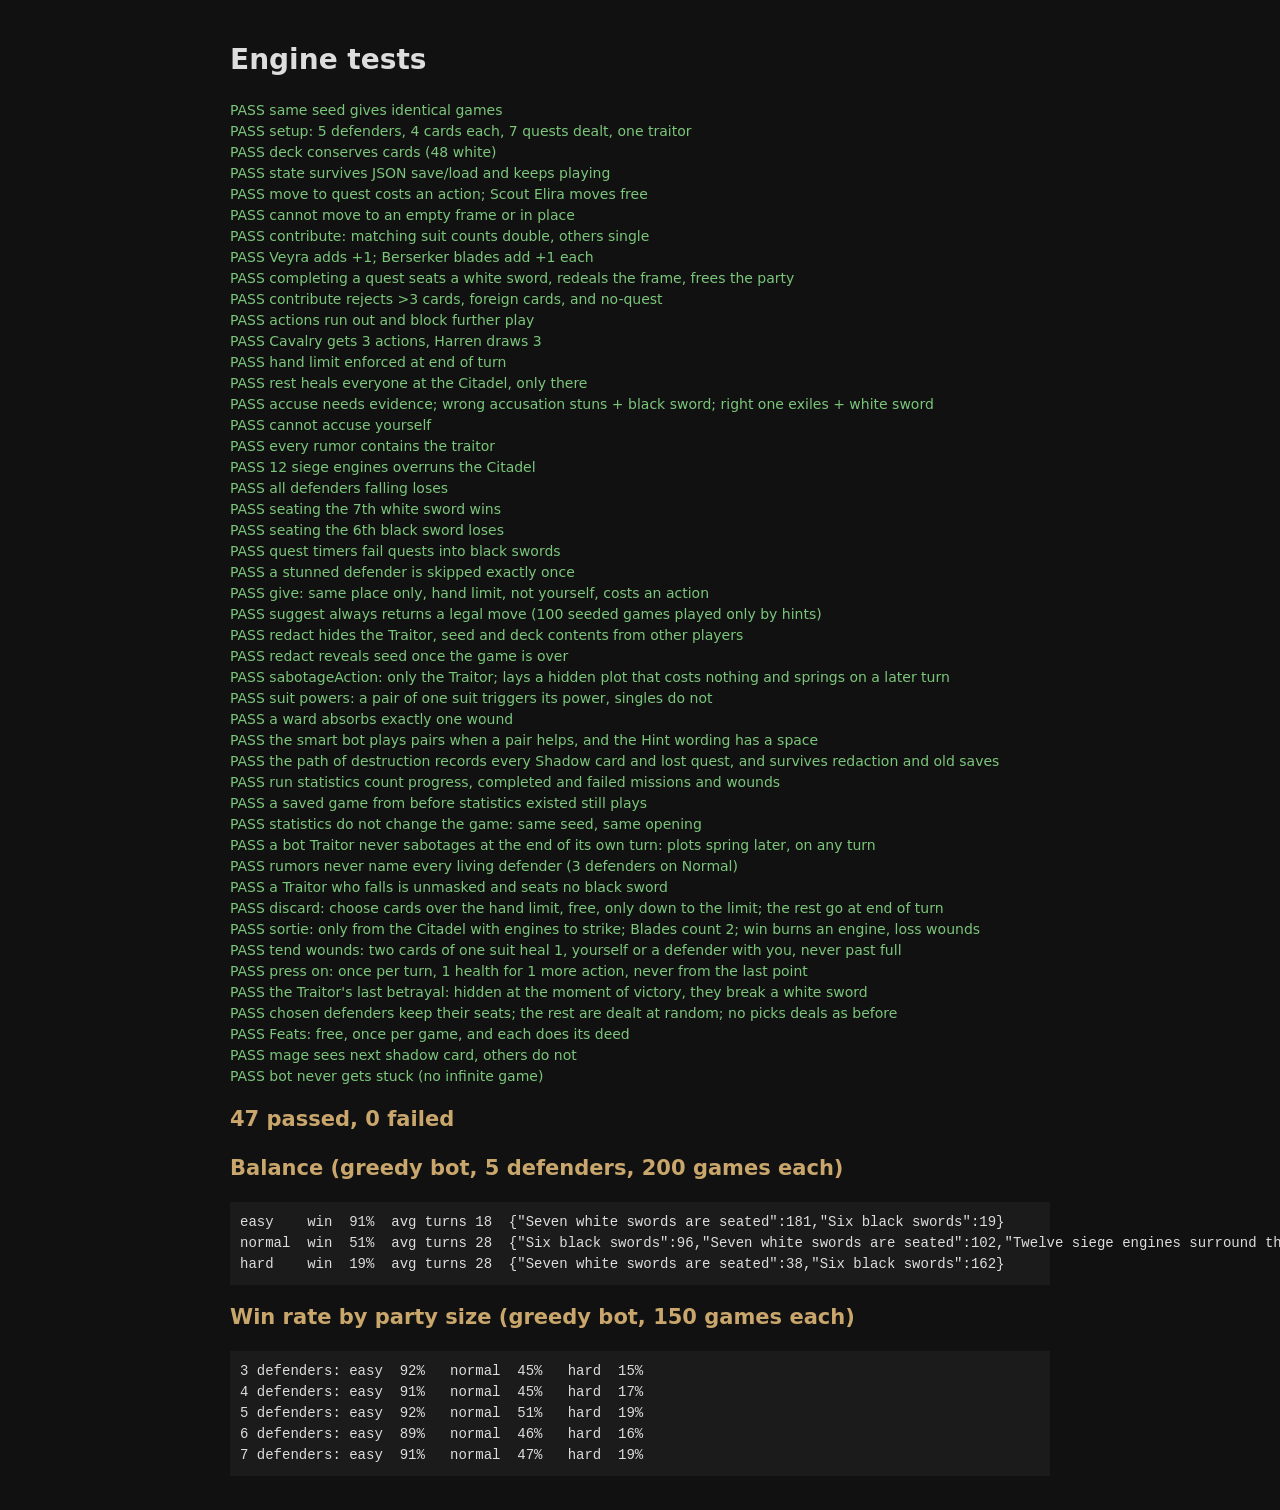
<file: tests.html>
<!DOCTYPE html>
<html lang="en">
<head>
<meta charset="UTF-8">
<title>Shadows of the Citadel - engine tests</title>
<style>
  body { font: 14px/1.5 system-ui, sans-serif; background: #111; color: #ddd; padding: 20px; max-width: 820px; margin: auto; }
  .pass { color: #7bc67b; } .fail { color: #ff7777; font-weight: bold; }
  h2 { color: #c9a66b; } pre { background: #1b1b1b; padding: 10px; }
</style>
</head>
<body>
<h1>Engine tests</h1>
<div id="out"></div>
<script src="js/engine.js"></script>
<script>
const C = window.Citadel;
const out = document.getElementById('out');
let passed = 0, failed = 0;
function test(name, fn) {
  try { fn(); passed++; out.insertAdjacentHTML('beforeend', `<div class="pass">PASS ${name}</div>`); }
  catch (e) { failed++; out.insertAdjacentHTML('beforeend', `<div class="fail">FAIL ${name}: ${e.message}</div>`); }
}
function eq(a, b, m) { if (a !== b) throw new Error(`${m || 'eq'}: expected ${b}, got ${a}`); }
function ok(c, m) { if (!c) throw new Error(m || 'expected truthy'); }

// Force a clean heroic state for rule checks.
function fresh(seed, size) {
  const s = C.createGame({ seed: seed || 7, partySize: size || 5, difficulty: 'normal' });
  s.over = null; s.actionsLeft = 2; s.active = 0;
  return s;
}
function setActive(s, id) {
  const i = s.party.findIndex(p => p.id === id);
  if (i < 0) return -1;
  s.active = i; s.actionsLeft = 2;
  return i;
}

test('same seed gives identical games', () => {
  const a = C.createGame({ seed: 42, partySize: 5 }), b = C.createGame({ seed: 42, partySize: 5 });
  eq(JSON.stringify(a), JSON.stringify(b));
});
test('setup: 5 defenders, 4 cards each, 7 quests dealt, one traitor', () => {
  const s = C.createGame({ seed: 1, partySize: 5 });
  eq(s.party.length, 5);
  ok(s.party.every(p => p.hand.length >= (s.lastShadow === 'famine' ? 3 : 4) || !p.alive));   // famine on the opening draw costs a card
  eq(s.quests.filter(Boolean).length, 7);
  ok(s.traitor >= 0 && s.traitor < 5);
});
test('deck conserves cards (48 white)', () => {
  const s = C.createGame({ seed: 3, partySize: 6 });
  const inHands = s.party.reduce((n, p) => n + p.hand.length, 0);
  eq(inHands + s.whiteDeck.length + s.whiteDiscard.length, 48);
});
test('state survives JSON save/load and keeps playing', () => {
  const s = C.createGame({ seed: 9 });
  const t = JSON.parse(JSON.stringify(s));
  C.endTurn(t);
  ok(t.turn >= 2);
});
test('move to quest costs an action; Scout Elira moves free', () => {
  let s = fresh(5, 7);
  const e = setActive(s, 'elira');
  ok(e >= 0, 'elira in party');
  C.move(s, 0); eq(s.actionsLeft, 2, 'elira free');
  const o = s.party.findIndex(p => p.id !== 'elira' && p.id !== 'cavalry');
  s.active = o; s.actionsLeft = 2;
  C.move(s, 1); eq(s.actionsLeft, 1, 'others pay');
});
test('cannot move to an empty frame or in place', () => {
  const s = fresh(5, 5);
  ok(C.move(s, 0).ok, 'first move works');
  ok(!C.move(s, 0).ok, 'already there');
  s.quests[3] = null;
  ok(!C.move(s, 3).ok, 'empty frame');
});
test('contribute: matching suit counts double, others single', () => {
  const s = fresh(11, 5);
  const p = s.party[s.active]; p.id = 'shield'; // neutral ability
  C.move(s, 0);
  const suit = C.questDef(s.quests[0].id).suit;
  const other = C.SUITS.find(x => x !== suit && x !== 'blade');
  p.hand = [{ id: 901, suit }, { id: 902, suit: other }];
  eq(C.contributeValue(s, s.active, [901, 902]), 3);
});
test('Veyra adds +1; Berserker blades add +1 each', () => {
  const s = fresh(12, 5);
  const p = s.party[s.active]; p.id = 'veyra'; C.move(s, 0);
  const suit = C.questDef(s.quests[0].id).suit;
  p.hand = [{ id: 911, suit }];
  eq(C.contributeValue(s, s.active, [911]), 3);
  p.id = 'berserker';
  p.hand = [{ id: 912, suit: 'blade' }];
  const base = suit === 'blade' ? 2 : 1;
  eq(C.contributeValue(s, s.active, [912]), base + 1);
});
test('completing a quest seats a white sword, redeals the frame, frees the party', () => {
  const s = fresh(13, 5);
  const p = s.party[s.active]; p.id = 'shield'; C.move(s, 2);
  const q = s.quests[2]; const suit = C.questDef(q.id).suit;
  q.progress = q.needed - 1;
  p.hand = [{ id: 921, suit }];
  const r = C.contribute(s, [921]);
  ok(r.ok);
  eq(C.count(s, 'white'), 1);
  ok(s.quests[2] === null || s.quests[2].id !== q.id, 'frame redealt');
  eq(p.loc, C.CITADEL);
});
test('contribute rejects >3 cards, foreign cards, and no-quest', () => {
  const s = fresh(14, 5);
  const p = s.party[s.active];
  ok(!C.contribute(s, [1]).ok, 'at citadel');
  C.move(s, 0);
  p.hand = [1, 2, 3, 4].map(i => ({ id: 930 + i, suit: 'blade' }));
  ok(!C.contribute(s, [931, 932, 933, 934]).ok, 'too many');
  ok(!C.contribute(s, [99999]).ok, 'not in hand');
});
test('actions run out and block further play', () => {
  const s = fresh(15, 5);
  s.party[s.active].id = 'shield';
  C.drawAction(s); C.drawAction(s);
  ok(!C.drawAction(s).ok);
});
test('Cavalry gets 3 actions, Harren draws 3', () => {
  let s = C.createGame({ seed: 77, partySize: 7 });
  const c = s.party.findIndex(p => p.id === 'cavalry');
  s.over = null; s.active = c; s.actionsLeft = 3;
  s.party[c].hand = [];
  eq(C.drawAction(s).ok, true); eq(s.party[c].hand.length, 2);
  const h = s.party.findIndex(p => p.id === 'harren');
  s.active = h; s.actionsLeft = 2; s.party[h].hand = [];
  C.drawAction(s); eq(s.party[h].hand.length, 3);
});
test('hand limit enforced at end of turn', () => {
  const s = fresh(16, 5);
  const p = s.party[s.active];
  p.hand = []; for (let i = 0; i < 11; i++) p.hand.push({ id: 960 + i, suit: 'boot' });
  C.endTurn(s);
  ok(p.hand.length <= C.HAND_LIMIT);
});
test('rest heals everyone at the Citadel, only there', () => {
  const s = fresh(17, 5);
  s.party.forEach(p => { p.hp = 1; p.loc = C.CITADEL; });
  const r = C.rest(s); ok(r.ok);
  ok(s.party.every(p => p.hp === 2));
  s.party[s.active].loc = 0;
  ok(!C.rest(s).ok);
});
test('accuse needs evidence; wrong accusation stuns + black sword; right one exiles + white sword', () => {
  const s = fresh(18, 5);
  s.rumors = [];                                  // the opening Shadow draw may already have produced one
  ok(!C.accuse(s, 1).ok, 'no rumors yet');
  s.rumors.push([0, 1, 2]);
  const innocent = s.party.findIndex((p, i) => i !== s.traitor && i !== s.active);
  const w0 = C.count(s, 'white'), b0 = C.count(s, 'black');
  ok(C.accuse(s, innocent).ok);
  eq(C.count(s, 'black'), b0 + 1);
  ok(s.party[innocent].stunned);
  s.actionsLeft = 2;
  if (s.traitor === s.active) { s.active = innocent === 0 ? 1 : 0; }
  ok(C.accuse(s, s.traitor).ok);
  eq(C.count(s, 'white'), w0 + 1);
  ok(s.traitorRevealed && s.party[s.traitor].exiled);
});
test('cannot accuse yourself', () => {
  const s = fresh(19, 5);
  s.rumors.push([0, 1]);
  ok(!C.accuse(s, s.active).ok);
});
test('every rumor contains the traitor', () => {
  for (let seed = 1; seed <= 40; seed++) {
    const s = C.createGame({ seed, partySize: 6 });
    for (let k = 0; k < 6 && !s.over; k++) C.endTurn(s);
    s.rumors.forEach(r => ok(r.includes(s.traitor), `seed ${seed}`));
  }
});
test('12 siege engines overruns the Citadel', () => {
  const s = fresh(21, 5);
  s.siege = 11;
  s.party.forEach(p => { p.hand = []; });
  for (let i = 0; i < 40 && !s.over; i++) C.endTurn(s);
  ok(s.over && !s.over.win, 'siege eventually ends the game');
});
test('all defenders falling loses', () => {
  const s = fresh(23, 3);
  s.party.forEach(p => { p.hp = 1; });
  for (let i = 0; i < 80 && !s.over; i++) C.endTurn(s);
  ok(s.over, 'game ended');
});
test('seating the 7th white sword wins', () => {
  const s = fresh(24, 5);
  s.traitorRevealed = true;                       // with the Traitor still hidden, see "the Traitor's last betrayal"
  for (let i = 0; i < 6; i++) s.seats[i] = 'white';
  s.party[s.active].id = 'shield'; C.move(s, 0);
  const q = s.quests[0]; q.progress = q.needed - 1;
  s.party[s.active].hand = [{ id: 970, suit: C.questDef(q.id).suit }];
  C.contribute(s, [970]);
  ok(s.over && s.over.win, 'won');
  ok(!C.drawAction(s).ok, 'no actions after the end');
});
test('seating the 6th black sword loses', () => {
  const s = fresh(25, 5);
  for (let i = 0; i < 5; i++) s.seats[i] = 'black';
  s.rumors.push([0, 1, 2]);
  const innocent = s.party.findIndex((p, i) => i !== s.traitor && i !== s.active);
  C.accuse(s, innocent);
  ok(s.over && !s.over.win);
});
test('quest timers fail quests into black swords', () => {
  const s = fresh(26, 5);
  s.quests.forEach(q => { if (q) q.timer = 1; });
  s.active = s.party.length - 1; s.actionsLeft = 2;
  const before = C.count(s, 'black');
  C.endTurn(s);       // wraps to seat 0 -> new round -> timers hit 0
  ok(C.count(s, 'black') > before || s.over, 'black sword seated');
});
test('a stunned defender is skipped exactly once', () => {
  const s = fresh(27, 5);
  s.party[1].stunned = true;
  s.active = 0; s.actionsLeft = 2;
  C.endTurn(s);
  ok(s.active !== 1 || s.over, 'skipped');
  ok(!s.party[1].stunned);
});
test('give: same place only, hand limit, not yourself, costs an action', () => {
  const s = fresh(31, 5);
  const a = s.active, b = (a + 1) % 5, c = (a + 2) % 5;
  s.party.forEach(p => { p.loc = C.CITADEL; p.hand = []; });
  s.party[a].id = 'shield';
  s.party[a].hand = [{ id: 801, suit: 'blade' }, { id: 802, suit: 'boot' }];
  ok(!C.give(s, 801, a).ok, 'not yourself');
  s.party[c].loc = 0;
  ok(!C.give(s, 801, c).ok, 'different place');
  s.party[b].hand = Array.from({ length: C.HAND_LIMIT }, (_, i) => ({ id: 700 + i, suit: 'scroll' }));
  ok(!C.give(s, 801, b).ok, 'full hand');
  s.party[b].hand.pop();
  ok(!C.give(s, 9999, b).ok, 'unknown card');
  const left = s.actionsLeft;
  ok(C.give(s, 801, b).ok);
  eq(s.actionsLeft, left - 1);
  ok(s.party[b].hand.some(x => x.id === 801) && !s.party[a].hand.some(x => x.id === 801));
});
test('suggest always returns a legal move (100 seeded games played only by hints)', () => {
  let steps = 0;
  for (let seed = 1; seed <= 100; seed++) {
    const s = C.createGame({ seed, partySize: 3 + (seed % 5), difficulty: ['easy', 'normal', 'hard'][seed % 3] });
    let guard = 0;
    while (!s.over && guard++ < 300) {
      const h = C.suggest(s);
      ok(h && h.type, 'got a hint');
      let r;
      if (h.type === 'play') r = C.contribute(s, h.cards);
      else if (h.type === 'move') r = C.move(s, h.dest);
      else if (h.type === 'draw') r = C.drawAction(s);
      else if (h.type === 'rest') r = C.rest(s);
      else if (h.type === 'accuse') r = C.accuse(s, h.target);
      else if (h.type === 'tend') r = C.tend(s, h.cards, h.target);
      else if (h.type === 'sortie') r = C.sortie(s, h.cards);
      else if (h.type === 'feat') r = C.feat(s, h.arg);
      else r = C.endTurn(s);
      steps++;
      ok(r.ok, `seed ${seed}: hint ${h.type} was rejected: ${r.msg}`);
      if (h.type === 'draw' && !s.over && s.actionsLeft === 0) C.endTurn(s);
      else if (!s.over && s.actionsLeft === 0) C.endTurn(s);
    }
    ok(s.over || guard >= 300, 'finishes');
  }
  ok(steps > 500, 'actually played');
});
test('redact hides the Traitor, seed and deck contents from other players', () => {
  const s = fresh(41, 5);
  const other = (s.traitor + 1) % 5;
  const v = C.redact(s, other);
  eq(v.traitor, -1, 'traitor hidden');
  eq(v.seed, 0, 'seed hidden'); eq(v.rng, 0, 'rng hidden');
  ok(v.whiteDeck.every(c => c === 0), 'white deck hidden');
  ok(v.shadowDeck.every((c, i) => c === '?' || i === v.shadowDeck.length - 1), 'shadow deck hidden');
  eq(v.shadowDeck.length, s.shadowDeck.length, 'counts preserved');
  eq(C.redact(s, s.traitor).traitor, s.traitor, 'traitor knows');
  ok(!JSON.stringify(v).includes('"seed":' + s.seed) || s.seed === 0, 'seed absent from payload');
  s.traitorRevealed = true;
  eq(C.redact(s, other).traitor, s.traitor, 'revealed to all');
});
test('redact reveals seed once the game is over', () => {
  const s = fresh(42, 5); s.over = { win: false, reason: 'x' };
  eq(C.redact(s, 0).seed, s.seed);
});
test('sabotageAction: only the Traitor; lays a hidden plot that costs nothing and springs on a later turn', () => {
  const s = fresh(43, 5);
  s.traitorHuman = true; s.rumors = []; s.sabotages = 0; s.plot = null;
  s.shadowDeck = s.shadowDeck.filter(x => x !== 'hand');          // only the plot may sabotage in this test
  const other = (s.traitor + 1) % 5;
  s.active = other; s.actionsLeft = 2;
  ok(!C.sabotageAction(s, -1).ok, 'non-traitor refused');
  s.active = s.traitor; s.actionsLeft = 2;
  const logLen = s.log.length;
  const r = C.sabotageAction(s, -1);
  ok(r.ok, r.msg); eq(s.actionsLeft, 2, 'no action spent'); eq(s.rumors.length, 0, 'nothing happens yet');
  eq(s.log.length, logLen, 'nothing reaches the public log');
  ok(!C.sabotageAction(s, -1).ok, 'one plot at a time');
  { const t = fresh(44, 5); t.active = t.traitor; t.plot = null; ok(!C.sabotageAction(t, 99).ok, 'a target that is not a mission or the gates is refused'); }
  eq(C.redact(s, other).plot, undefined, 'other players cannot see the plot');
  ok(C.redact(s, s.traitor).plot, 'the Traitor sees their own plot');
  const siege0 = s.siege, n = C.livingIdx(s).length;
  let turns = 0;
  while (s.plot && turns <= n + 1 && !s.over) { C.endTurn(s); turns++; }
  ok(!s.plot || s.over, 'the plot sprang');
  ok(turns >= 1 && turns <= n, `it sprang 1..${n} turns later (took ${turns})`);
  if (!s.over) { eq(s.rumors.length, 1, 'one rumor'); ok(s.rumors[0].includes(s.traitor), 'rumor includes traitor'); ok(s.siege >= siege0, 'the gates target let in an engine'); }
  // human traitor never auto-sabotages at end of turn
  for (let seed = 1; seed <= 30; seed++) {
    const g = fresh(1000 + seed, 4); g.traitorHuman = true; g.rumors = []; g.sabotages = 0;
    g.active = g.traitor; g.actionsLeft = 2; g.shadowDeck = g.shadowDeck.filter(x => x !== 'hand');
    C.endTurn(g);
    eq(g.sabotages, 0, 'no auto sabotage seed ' + seed);
  }
});
test('suit powers: a pair of one suit triggers its power, singles do not', () => {
  const setup = (seed) => { const s = fresh(seed, 5); const a = s.active; C.move(s, 0); s.actionsLeft = 2; s.swiftUsed = false; return { s, a, q: s.quests[0] }; };
  const give = (s, a, suits) => { s.party[a].hand = suits.map((su, i) => ({ id: 900 + i, suit: su })); return suits.map((_, i) => 900 + i); };
  { const { s, a } = setup(71); s.siege = 3; const ids = give(s, a, ['blade', 'blade']); C.contribute(s, ids); eq(s.siege, 2, 'a Blade pair pushes the siege back'); }
  { const { s, a } = setup(72); s.siege = 3; const ids = give(s, a, ['blade', 'shield']); C.contribute(s, ids); eq(s.siege, 3, 'a single Blade does nothing extra'); }
  { const { s, a } = setup(73); s.ward = 0; const ids = give(s, a, ['shield', 'shield']); C.contribute(s, ids); eq(s.ward, 1, 'a Shield pair raises a ward');
    const hp = s.party[a].hp; C.contribute; s.party[a].hp = 3; s.actionsLeft = 2;
    s.shadowDeck = ['wound']; s.active = a; /* the ward soaks the next wound */ s.ward = 1; const w0 = s.stats.wounds;
    // damage via a Shadow wound on the active defender: emulate by ending turns until a wound lands is slow, so test the rule directly
    eq(typeof C.WARD_MAX, 'number', 'ward limit is exported'); }
  { const { s, a, q } = setup(74); const t0 = q.timer; const ids = give(s, a, ['scroll', 'scroll']); C.contribute(s, ids); eq(q.timer, t0 + 1, 'a Scroll pair adds a round to the quest'); }
  { const { s, a } = setup(75); const ids = give(s, a, ['boot', 'boot']); const left = s.actionsLeft; C.contribute(s, ids); eq(s.actionsLeft, left, 'a Boot pair costs no action');
    s.party[a].hand = [{ id: 950, suit: 'boot' }, { id: 951, suit: 'boot' }]; C.contribute(s, [950, 951]); eq(s.actionsLeft, left - 1, 'Swift works only once per turn'); }
  { const { s, a } = setup(76); const ids = give(s, a, ['blade', 'blade', 'blade']); ok(C.suitPowers(s, a, ids).length === 1, 'three of a suit is still one power'); }
  { const { s, a } = setup(77); s.ward = 2; const ids = give(s, a, ['shield', 'shield']); C.contribute(s, ids); eq(s.ward, C.WARD_MAX, 'a Shield pair cannot raise wards past the limit'); }
  { const { s, a } = setup(78); s.ward = 3; const ids = give(s, a, ['shield', 'shield']); C.contribute(s, ids); eq(s.ward, 3, 'but never lowers a Wall of Shields'); }
});

test('a ward absorbs exactly one wound', () => {
  const s = fresh(78, 5); const i = (s.active + 1) % 5; s.ward = 1; const hp = s.party[i].hp;
  s.active = i; s.shadowDeck = ['wound', 'wound']; C.endTurn(s);   // the next defender draws a wound
  ok(s.ward === 0 || s.ward === 1, 'ward is consumed or untouched depending on who was hit');
  const s2 = fresh(79, 5); s2.ward = 1; const before = s2.party.map(p => p.hp);
  s2.shadowDeck = ['wound']; C.endTurn(s2);
  const lost = s2.party.reduce((n, p, k) => n + (before[k] - p.hp), 0);
  eq(lost, 0, 'the wound was absorbed'); eq(s2.ward, 0, 'and the ward is spent');
});
test('the smart bot plays pairs when a pair helps, and the Hint wording has a space', () => {
  const s = fresh(88, 5); const a = s.active; C.move(s, 0); s.siege = 6;
  s.party[a].hand = [{ id: 801, suit: 'blade' }, { id: 802, suit: 'blade' }, { id: 803, suit: 'boot' }, { id: 804, suit: 'scroll' }];
  const h = C.suggest(s, { smart: true });
  eq(h.type, 'play', 'it plays');
  ok(C.suitPowers(s, a, h.cards).includes('blade'), 'it keeps the Blade pair for Charge when the siege is high');
  ok(/Play \d card/.test(h.text), 'the hint text reads "Play 2 cards"');
});
test('the path of destruction records every Shadow card and lost quest, and survives redaction and old saves', () => {
  const s = fresh(61, 5);
  eq(s.trail.length, 1, 'the opening turn drew one Shadow card');
  eq(s.trail[0].type, s.lastShadow, 'the trail records the card drawn');
  const before = s.trail.length;
  C.endTurn(s);
  eq(s.trail.length, before + 1, 'each new turn adds one entry');
  const f = fresh(62, 5); f.quests.forEach(x => { if (x) x.timer = 1; }); f.active = 4; f.actionsLeft = 2;
  const n = f.trail.length; C.endTurn(f);
  ok(f.over || f.trail.some(x => x.type === 'failed'), 'a lost quest is on the trail');
  const v = C.redact(s, 0);
  ok(Array.isArray(v.trail) && v.trail.length === s.trail.length, 'guests see the same public trail');
  const old = C.clone(s); delete old.trail; C.endTurn(old);
  ok(old.trail === undefined, 'an old save without a trail still plays');
});
test('run statistics count progress, completed and failed missions and wounds', () => {
  const s = fresh(51, 5);
  eq(s.stats.progress.length, 5, 'one progress counter per defender');
  const a = s.active; s.party[a].id = 'shield'; C.move(s, 0);
  const q = s.quests[0]; q.mod = null; q.progress = q.needed - 3;
  s.party[a].hand = [{ id: 880, suit: C.questDef(q.id).suit }, { id: 881, suit: C.questDef(q.id).suit }];
  const r = C.contribute(s, [880, 881]);
  eq(s.stats.progress[a], r.gain, 'progress credited to the defender who played');
  eq(s.stats.done, 1, 'a completed mission is counted');
  const w0 = s.stats.wounds;
  s.party[(a + 1) % 5].hp = 3; s.active = (a + 1) % 5;
  s.shadowDeck = ['wound'];
  C.endTurn(s); // a turn that ends and the next draws; just prove wounds only go up
  ok(s.stats.wounds >= w0, 'wounds never go down');
  const f = fresh(52, 5); f.quests.forEach(x => { if (x) x.timer = 1; });
  f.active = 4; f.actionsLeft = 2; C.endTurn(f);
  ok(f.stats.failed >= 1 || f.over, 'failed missions are counted when a deadline passes');
});
test('a saved game from before statistics existed still plays', () => {
  const s = fresh(53, 4); delete s.stats;
  for (let i = 0; i < 30 && !s.over; i++) { const h = C.suggest(s); if (h && h.type === 'play') C.contribute(s, h.cards); else if (h && h.type === 'move') C.move(s, h.dest); else C.endTurn(s); }
  ok(true);
});
test('statistics do not change the game: same seed, same opening', () => {
  const a = C.createGame({ seed: 777, partySize: 5 }), b = C.createGame({ seed: 777, partySize: 5 });
  eq(JSON.stringify(a), JSON.stringify(b));
  eq(a.shadowDeck.join(), b.shadowDeck.join());
});
test('a bot Traitor never sabotages at the end of its own turn: plots spring later, on any turn', () => {
  let springs = 0, onOthers = 0;
  for (let seed = 1; seed <= 60; seed++) {
    const s = C.createGame({ seed, partySize: 5 });
    s.shadowDeck = s.shadowDeck.filter(x => x !== 'hand');
    for (let k = 0; k < 40 && !s.over; k++) {
      const wasTraitor = s.active === s.traitor, before = s.sabotages, L = s.log.length;
      C.endTurn(s);
      if (wasTraitor) {
        const seg = s.log.slice(L), h = seg.findIndex(l => /^-- Turn/.test(l.text));
        ok(!(h < 0 ? seg : seg.slice(0, h)).some(l => /^Sabotage/.test(l.text)), `seed ${seed}: no sabotage before the next turn begins`);
      }
      if (s.sabotages > before) { springs++; if (s.active !== s.traitor) onOthers++; }
    }
  }
  ok(springs > 10, 'plots do spring (' + springs + ')');
  ok(onOthers > springs / 2, `most plots spring on someone else's turn (${onOthers}/${springs})`);
});
test('rumors never name every living defender (3 defenders on Normal)', () => {
  for (let seed = 1; seed <= 40; seed++) {
    const s = C.createGame({ seed, partySize: 3, difficulty: 'normal' });
    eq(C.rumorSize(s), 2, 'a 3-defender rumor names 2');
    for (let k = 0; k < 30 && !s.over; k++) C.endTurn(s);
    s.rumors.forEach(r => { ok(r.length < 3, 'seed ' + seed + ': rumor names ' + r.length); ok(r.includes(s.traitor), 'traitor named'); });
  }
  const h = C.createGame({ seed: 5, partySize: 6, difficulty: 'hard' }); eq(C.rumorSize(h), 2, 'Hard names 2');
  const e = C.createGame({ seed: 5, partySize: 6, difficulty: 'easy' }); eq(C.rumorSize(e), 3, 'Easy names 3');
});
test('a Traitor who falls is unmasked and seats no black sword', () => {
  // Make the wound on the next Shadow draw land on `victim`: the defender before them ends their turn.
  const woundNext = (s, victim) => {
    s.ward = 0; s.quests.forEach(q => { if (q) q.timer = 50; });         // no deadline can seat a sword meanwhile
    s.party.forEach(p => { p.alive = true; p.exiled = false; p.stunned = false; });
    s.party[victim].hp = 1;
    s.active = (victim + s.party.length - 1) % s.party.length; s.actionsLeft = 2;
    s.shadowDeck.push('wound');
    const b = C.count(s, 'black'); C.endTurn(s); return b;
  };
  const s = fresh(91, 5); s.plot = { at: s.turn + 3, target: null };
  const b = woundNext(s, s.traitor);
  ok(!s.party[s.traitor].alive, 'the Traitor fell'); ok(s.traitorRevealed, 'and is unmasked');
  eq(C.count(s, 'black'), b, 'no black sword for a fallen Traitor'); eq(s.plot, null, 'their plot dies with them');
  const g = fresh(92, 5), inn = (g.traitor + 1) % 5;
  const gb = woundNext(g, inn);
  ok(!g.party[inn].alive, 'the innocent fell'); ok(C.count(g, 'black') >= gb + 1, 'an innocent falling seats a black sword');
  ok(g.log.some(l => /has fallen! A black sword is seated/.test(l.text)), 'and the log says so');
});
test('discard: choose cards over the hand limit, free, only down to the limit; the rest go at end of turn', () => {
  const s = fresh(93, 5);
  const p = s.party[s.active]; p.id = 'shield';
  p.hand = []; for (let i = 0; i < 10; i++) p.hand.push({ id: 600 + i, suit: C.SUITS[i % 4] });
  ok(!C.discard(s, [600, 601, 602, 603]).ok, 'cannot discard below the limit');
  ok(!C.discard(s, [9999]).ok, 'unknown card refused');
  const left = s.actionsLeft;
  ok(C.discard(s, [609, 608]).ok, 'discard two by choice');
  eq(s.actionsLeft, left, 'costs no action');
  ok(!p.hand.some(c => c.id === 609 || c.id === 608), 'the chosen cards are gone');
  eq(p.hand.length, 8);
  C.drawAction(s);
  ok(p.hand.length > C.HAND_LIMIT, 'a hand may run over the limit during your turn');
  C.endTurn(s);
  eq(p.hand.length, C.HAND_LIMIT, 'trimmed at the end of the turn');
  const t = fresh(94, 5); t.party[t.active].hand.splice(C.HAND_LIMIT);
  ok(!C.discard(t, [t.party[t.active].hand[0].id]).ok, 'nothing to discard within the limit');
});
test('sortie: only from the Citadel with engines to strike; Blades count 2; win burns an engine, loss wounds', () => {
  const s = fresh(201, 5); const a = s.active, p = s.party[a]; p.id = 'shield'; p.hp = 4; p.maxHp = 4; s.ward = 0;
  p.hand = [{ id: 1, suit: 'blade' }, { id: 2, suit: 'blade' }, { id: 3, suit: 'scroll' }, { id: 4, suit: 'boot' }];
  s.siege = 0; ok(!C.sortie(s, [1]).ok, 'no engines, no sortie');
  s.siege = 5; p.loc = 0; ok(!C.sortie(s, [1]).ok, 'only from the Citadel'); p.loc = C.CITADEL;
  eq(C.sortieValue(s, a, [1, 2, 3]), 5, 'Blade 2 + Blade 2 + Scroll 1');
  ok(!C.sortie(s, [1, 2, 3, 4]).ok, 'at most 3 cards');
  eq(C.sortieChance(5), 4 / 8, 'chance to beat a d8 with 5'); eq(C.sortieChance(1), 0); eq(C.sortieChance(12), 1);
  const r = C.sortie(s, [1, 2, 3]);
  ok(r.ok && r.roll >= 1 && r.roll <= 8, 'rolled 1-8');
  eq(s.actionsLeft, 1, 'costs an action'); eq(p.hand.length, 1, 'cards are spent');
  if (r.won) eq(s.siege, 4, 'an engine burns'); else { eq(s.siege, 5); eq(p.hp, 3, 'the rider is wounded'); }
  let wins = 0; for (let seed = 1; seed <= 300; seed++) { const t = fresh(seed, 5); const q = t.party[t.active]; q.loc = C.CITADEL; q.hp = 4; q.maxHp = 4; t.ward = 0; t.siege = 6; q.hand = [{ id: 9, suit: 'scroll' }, { id: 8, suit: 'boot' }, { id: 7, suit: 'shield' }]; if (C.sortie(t, [9, 8, 7]).won) wins++; }
  ok(wins > 300 * 0.12 && wins < 300 * 0.40, `a 3-point sortie wins about 25% (${wins}/300)`);
});
test('tend wounds: two cards of one suit heal 1, yourself or a defender with you, never past full', () => {
  const s = fresh(202, 5); const a = s.active, b = (a + 1) % 5, p = s.party[a];
  s.party.forEach(q => { q.loc = 2; }); p.hp = 1; s.party[b].hp = s.party[b].maxHp;
  p.hand = [{ id: 1, suit: 'boot' }, { id: 2, suit: 'boot' }, { id: 3, suit: 'blade' }];
  ok(!C.tend(s, [1, 3], a).ok, 'suits must match');
  ok(!C.tend(s, [1, 2], b).ok, 'cannot heal someone at full health');
  ok(C.tend(s, [1, 2], a).ok, 'bind your own wounds');
  eq(p.hp, 2); eq(p.hand.length, 1); eq(s.actionsLeft, 1, 'costs an action');
  s.party[b].hp = 1; s.party[b].loc = 4; p.hand.push({ id: 5, suit: 'scroll' }, { id: 6, suit: 'scroll' });
  ok(!C.tend(s, [5, 6], b).ok, 'only someone standing with you');
  s.party[b].loc = 2; ok(C.tend(s, [5, 6], b).ok, 'tend a companion'); eq(s.party[b].hp, 2);
});
test('press on: once per turn, 1 health for 1 more action, never from the last point', () => {
  const s = fresh(203, 5); const p = s.party[s.active]; p.hp = 3; s.actionsLeft = 0;
  ok(C.pressOn(s).ok); eq(s.actionsLeft, 1); eq(p.hp, 2);
  ok(!C.pressOn(s).ok, 'only once per turn');
  const t = fresh(204, 5); t.party[t.active].hp = 1; ok(!C.pressOn(t).ok, 'not at 1 health');
  C.endTurn(s); eq(s.pressedOn, false, 'resets each turn');
});
test('the Traitor\'s last betrayal: hidden at the moment of victory, they break a white sword', () => {
  const s = fresh(205, 5); s.party.forEach(p => { p.alive = true; p.exiled = false; });
  for (let i = 0; i < 6; i++) s.seats[i] = 'white';
  const a = s.traitor === s.active ? (s.active + 1) % 5 : s.active; s.active = a; s.actionsLeft = 2;
  s.party[a].id = 'shield'; C.move(s, 0); const q = s.quests[0]; q.progress = q.needed - 1; q.mod = null;
  s.party[a].hand = [{ id: 970, suit: C.questDef(q.id).suit }];
  C.contribute(s, [970]);
  ok(!s.over || !s.over.win, 'not a win yet');
  ok(s.traitorRevealed && s.party[s.traitor].exiled, 'the Traitor is unmasked and gone');
  eq(C.count(s, 'white'), 6, 'one white sword broke'); eq(C.count(s, 'black'), 1, 'and turned black');
  // unmask them first and the 7th sword wins outright
  const t = fresh(206, 5); for (let i = 0; i < 5; i++) t.seats[i] = 'white'; t.rumors = [[t.traitor]];
  const acc = t.traitor === t.active ? (t.active + 1) % 5 : t.active; t.active = acc; t.actionsLeft = 2;
  ok(C.accuse(t, t.traitor).ok); eq(C.count(t, 'white'), 6, 'a right accusation seats a white sword');
  t.party[acc].id = 'shield'; C.move(t, 0); const q2 = t.quests[0]; q2.progress = q2.needed - 1; q2.mod = null;
  t.party[acc].hand = [{ id: 971, suit: C.questDef(q2.id).suit }]; t.actionsLeft = 1; C.contribute(t, [971]);
  ok(t.over && t.over.win, 'with the Traitor unmasked, the 7th white sword wins');
});
test('chosen defenders keep their seats; the rest are dealt at random; no picks deals as before', () => {
  const s = C.createGame({ seed: 300, partySize: 4, picks: ['shield', null, 'mage'] });
  eq(s.party[0].id, 'shield'); eq(s.party[2].id, 'mage');
  eq(new Set(s.party.map(p => p.id)).size, 4, 'no defender twice');
  const d = C.createGame({ seed: 300, partySize: 4, picks: ['shield', 'shield', 'nobody'] });
  eq(d.party[0].id, 'shield'); ok(d.party[1].id !== 'shield', 'a defender already taken goes to the first seat that asked');
  eq(d.party.filter(p => p.id === 'shield').length, 1);
  eq(JSON.stringify(C.createGame({ seed: 301, partySize: 5 })), JSON.stringify(C.createGame({ seed: 301, partySize: 5, picks: [] })), 'no picks is the plain random deal');
  ok(C.DEFENDERS.every(d => d.feat && d.feat.name && d.title && d.bio), 'every defender has a title, a bio and a Feat');
});
test('Feats: free, once per game, and each does its deed', () => {
  const at = (id, size) => { const s = C.createGame({ seed: 310, partySize: size || 7 }); s.over = null; s.active = s.party.findIndex(p => p.id === id); s.actionsLeft = 2; return s; };
  { const s = at('veyra'); s.party.forEach(p => { p.hp = 1; }); const acts = s.actionsLeft;
    ok(C.feat(s).ok, 'Rally'); ok(s.party.every(p => p.hp === 2), 'everyone heals 1'); eq(s.actionsLeft, acts, 'free');
    ok(!C.feat(s).ok, 'only once'); ok(s.party[s.active].featUsed); }
  { const s = at('veyra'); s.party.forEach(p => { p.hp = p.maxHp; }); ok(!C.feat(s).ok, 'Rally needs someone wounded'); ok(!s.party[s.active].featUsed, 'a refused Feat is not spent'); }
  { const s = at('harren'); const n = s.party.map(p => p.hand.length); ok(C.feat(s).ok); ok(s.party.every((p, i) => p.hand.length === n[i] + 1), 'everyone draws one'); }
  { const s = at('elira'); const top = s.shadowDeck[s.shadowDeck.length - 1]; ok(C.feat(s).ok); eq(s.shadowDeck[0], top, 'the coming card goes to the bottom'); }
  { const s = at('berserker'); s.siege = 5; s.party[s.active].hp = 3; ok(C.feat(s).ok); eq(s.siege, 3); eq(s.party[s.active].hp, 2);
    const t = at('berserker'); t.siege = 5; t.party[t.active].hp = 1; ok(!C.feat(t).ok, 'not from his last health'); }
  { const s = at('mage'); ok(C.feat(s).ok); s.shadowDeck.push('gate'); const b = C.count(s, 'black'); s.party.forEach(p => { p.stunned = false; });
    C.endTurn(s); eq(C.count(s, 'black'), b, 'the Gate card was unmade'); eq(s.trail[s.trail.length - 1].type, 'dispelled'); eq(s.dispel, false, 'only one card'); }
  { const s = at('cavalry'); const t0 = s.quests[2].timer; ok(!C.feat(s, 9).ok, 'needs a mission'); ok(C.feat(s, 2).ok); eq(s.quests[2].timer, t0 + 2); }
  { const s = at('shield'); s.ward = 1; ok(C.feat(s).ok); eq(s.ward, C.WARD_MAX + 1, 'past the usual limit, by one'); }
});
test('mage sees next shadow card, others do not', () => {
  const s = C.createGame({ seed: 5, partySize: 7 });
  ok(C.nextShadowPeek(s) !== null);
  const t = C.clone(s); t.party.forEach(p => { if (p.id === 'mage') p.alive = false; });
  eq(C.nextShadowPeek(t), null);
});

// ---------- bot simulation: balance check ----------
function bot(s) {
  let guard = 0;
  while (!s.over && s.actionsLeft > 0 && guard++ < 12) {
    const idx = s.active, p = s.party[idx];
    // accuse the only defender present in every rumor, once there are 2+ rumors
    if (s.rumors.length >= 2 && !s.traitorRevealed) {
      const sus = C.suspicion(s);
      const top = sus.map((n, i) => [n, i]).filter(([n, i]) => n === s.rumors.length && i !== idx && s.party[i].alive && !s.party[i].exiled);
      if (top.length === 1 && C.accuse(s, top[0][1]).ok) continue;
    }
    if (p.hp <= 1 && p.loc === C.CITADEL && C.rest(s).ok) continue;
    { const h = C.suggest(s); if (h && h.type === 'feat' && C.feat(s, h.arg).ok) continue; if (h && h.type === 'tend' && C.tend(s, h.cards, h.target).ok) continue; if (h && h.type === 'sortie' && C.sortie(s, h.cards).ok) continue; }
    const here = p.loc >= 0 ? s.quests[p.loc] : null;
    const best = (slot) => {
      const q = s.quests[slot]; if (!q) return null;
      const vals = p.hand.map(c => [C.contributeValue(s, idx, [c.id]), c.id]).sort((a, b) => b[0] - a[0]).slice(0, 3);
      return { slot, ids: vals.map(v => v[1]), gain: vals.reduce((n, v) => n + v[0], 0), left: q.needed - q.progress, timer: q.timer };
    };
    if (here && p.hand.length) {
      const b = best(p.loc);
      if (b && C.contribute(s, b.ids).ok) continue;
    }
    if (p.hand.length >= 2) {
      let pick = null;
      s.quests.forEach((q, slot) => {
        if (!q) return; const b = best(slot);
        const score = (Math.min(b.gain, b.left) / b.left) * 3 - b.timer * 0.2;
        if (!pick || score > pick.score) pick = { slot, score };
      });
      if (pick && pick.slot !== p.loc && C.move(s, pick.slot).ok) continue;
    }
    if (C.drawAction(s).ok) continue;
    break;
  }
  if (!s.over) C.endTurn(s);
}
function simulate(difficulty, n, size) {
  let wins = 0, turns = 0, reasons = {};
  for (let seed = 1; seed <= n; seed++) {
    const s = C.createGame({ seed, partySize: size, difficulty });
    let guard = 0;
    while (!s.over && guard++ < 400) bot(s);
    if (!s.over) { reasons['stuck'] = (reasons['stuck'] || 0) + 1; continue; }
    if (s.over.win) wins++;
    reasons[s.over.reason.split('.')[0]] = (reasons[s.over.reason.split('.')[0]] || 0) + 1;
    turns += s.turn;
  }
  return { wins, rate: (100 * wins / n).toFixed(0) + '%', avgTurns: (turns / n).toFixed(0), reasons };
}

test('bot never gets stuck (no infinite game)', () => {
  const r = simulate('normal', 60, 5);
  ok(!r.reasons.stuck, 'stuck games: ' + r.reasons.stuck);
});

out.insertAdjacentHTML('beforeend', `<h2>${passed} passed, ${failed} failed</h2>`);
out.insertAdjacentHTML('beforeend', '<h2>Balance (greedy bot, 5 defenders, 200 games each)</h2>');
const lines = ['easy', 'normal', 'hard'].map(d => { const r = simulate(d, 200, 5); return `${d.padEnd(7)} win ${r.rate.padStart(4)}  avg turns ${r.avgTurns}  ${JSON.stringify(r.reasons)}`; });
out.insertAdjacentHTML('beforeend', `<pre id="balance">${lines.join('\n')}</pre>`);
out.insertAdjacentHTML('beforeend', '<h2>Win rate by party size (greedy bot, 150 games each)</h2>');
const grid = [3, 4, 5, 6, 7].map(n => `${n} defenders: ` + ['easy', 'normal', 'hard'].map(d => `${d} ${simulate(d, 150, n).rate.padStart(4)}`).join('   ')).join('\n');
out.insertAdjacentHTML('beforeend', `<pre id="sizes">${grid}</pre>`);
document.title = `${passed} passed, ${failed} failed`;
</script>
</body>
</html>
</file>
<file: css/style.css>
:root {
  --bg: #080605;
  --panel: #17130f;
  --panel-2: #1f1a14;
  --edge: #3a2f22;
  --gold: #c9a66b;
  --gold-hi: #e6c98f;
  --ink: #e8e0d0;
  --muted: #9a8f7c;
  --good: #7bc67b;
  --bad: #e07474;
  --blade: #d0584a;
  --shield: #5c8fd6;
  --scroll: #b58be0;
  --boot: #6cc08a;
}
* { box-sizing: border-box; }
html, body { margin: 0; background: var(--bg); color: var(--ink); }
body {
  font-family: 'Segoe UI', system-ui, -apple-system, sans-serif;
  min-height: 100vh;
  background: radial-gradient(circle at 50% 0%, #1c150f 0%, var(--bg) 60%);
}
[hidden] { display: none !important; }
button { font: inherit; color: inherit; }

/* ---------- top bar ---------- */
.topbar {
  display: flex; flex-wrap: wrap; gap: 10px 20px; align-items: center; justify-content: space-between;
  padding: 10px 18px; border-bottom: 2px solid var(--gold);
  background: linear-gradient(180deg, #1c150f, #0d0a08);
}
.topbar h1 { margin: 0; font: 300 clamp(16px, 2.4vw, 24px) Georgia, serif; letter-spacing: 0.35em; text-transform: uppercase; color: var(--gold); }
.status { display: flex; flex-wrap: wrap; gap: 8px; font-size: 14px; }
.chip { padding: 3px 10px; border: 1px solid var(--edge); border-radius: 999px; background: #120e0b; color: var(--muted); }
.chip strong { color: var(--ink); font-size: 15px; }
.chip.white strong { color: #fff; } .chip.black strong { color: #c9b0b0; } .chip.siege strong { color: #ff9a6a; }
.chip.warn { border-color: var(--bad); }
.chip.warn strong { color: var(--bad); }
.topbtns { display: flex; gap: 8px; }

button {
  background: linear-gradient(#3a2f22, #2a2218); border: 1px solid var(--gold);
  padding: 8px 14px; border-radius: 4px; cursor: pointer; transition: background .15s, transform .1s, opacity .15s;
}
button:hover:not(:disabled) { background: #4d4030; }
button:active:not(:disabled) { transform: translateY(1px); }
button:disabled { opacity: .35; cursor: not-allowed; }
button:focus-visible, .slot:focus-visible, .citadel-spot:focus-visible, .card:focus-visible { outline: 2px solid var(--gold-hi); outline-offset: 2px; }
button.ghost { background: transparent; border-color: var(--edge); color: var(--muted); }
button.ghost:hover:not(:disabled) { color: var(--ink); border-color: var(--gold); background: #1a1510; }
button.primary { background: linear-gradient(#8a6a32, #5e4620); border-color: var(--gold-hi); font-weight: 600; }
button.primary:hover:not(:disabled) { background: #9c7a3a; }
button.danger { border-color: var(--bad); }

/* ---------- layout ---------- */
.layout { display: grid; grid-template-columns: minmax(0, 1fr) 380px; gap: 16px; padding: 16px; align-items: start; }
@media (max-width: 980px) { .layout { grid-template-columns: minmax(0, 1fr); padding: 10px; } }
.stage-wrap, .side, .panel { min-width: 0; }
.actions button { flex: 1 1 auto; }
.topbar { gap: 8px 14px; }

/* Phone: the painted frames are too small to read, so show a plain quest list as well. */
.quest-list-panel { display: none; }
@media (max-width: 760px) {
  .quest-list-panel { display: block; }
  .slot .qname, .slot .qmeta { display: none; }
  .topbar h1 { letter-spacing: .18em; }
  .active-panel { grid-template-columns: 70px 1fr; }
  .active-panel .portrait { width: 70px; height: 100px; }
}
.qrow { display: grid; grid-template-columns: 1fr auto; gap: 2px 10px; width: 100%; text-align: left; margin: 0 0 6px; padding: 8px 10px; }
.qrow.selected { border-color: var(--gold-hi); background: #4d4030; }
.qrow small { color: var(--muted); grid-column: 1 / -1; }
.qrow .qbar { grid-column: 1 / -1; height: 5px; background: #000; border-radius: 99px; overflow: hidden; }
.qrow .qbar i { display: block; height: 100%; background: linear-gradient(90deg, #8a6a32, #e6c98f); }

.stage-wrap { position: sticky; top: 10px; }
@media (max-width: 980px) { .stage-wrap { position: static; } }
.stage {
  position: relative; container-type: inline-size; border: 6px solid #2a2218; border-radius: 6px;
  box-shadow: 0 14px 50px rgba(0,0,0,.8); overflow: hidden; background: #000;
}
.board-img { display: block; width: 100%; height: auto; user-select: none; }
.overlay { position: absolute; inset: 0; }

/* siege strip along the top */
.siege-row { position: absolute; left: 42%; width: 54%; top: 11.5%; display: flex; justify-content: space-between; transform: rotate(4.3deg); transform-origin: 0 0; }
.siege-dot {
  width: 3.4cqw; height: 3.4cqw; border-radius: 50%;
  border: 0.25cqw solid rgba(201,166,107,.55); background: rgba(0,0,0,.55);
  transition: background .4s, box-shadow .4s, border-color .4s;
}
.siege-dot.on { background: radial-gradient(circle at 35% 30%, #ffb27a, #c2411a 60%, #5a1a08); border-color: #ffb27a; box-shadow: 0 0 1.2cqw rgba(255,110,40,.8); }

/* sword wheel tokens */
.wheel { position: absolute; inset: 0; pointer-events: none; }
.seat {
  position: absolute; width: 2.9cqw; height: 2.9cqw; transform: translate(-50%, -50%); border-radius: 50%;
  border: 0.25cqw dashed rgba(201,166,107,.55); background: rgba(0,0,0,.35); transition: all .45s;
}
.seat.white { border: 0.25cqw solid #fff; background: radial-gradient(circle at 35% 30%, #fff, #cfcfcf 60%, #8d8d8d); box-shadow: 0 0 1.2cqw rgba(255,255,255,.8); }
.seat.black { border: 0.25cqw solid #777; background: radial-gradient(circle at 35% 30%, #555, #111 60%, #000); box-shadow: 0 0 1cqw rgba(0,0,0,.9); }

.deck-label {
  position: absolute; left: 20.4%; top: 69.5%; width: 17.8%; height: 26%;
  display: flex; align-items: flex-end; justify-content: center; text-align: center;
  font-size: 1.5cqw; color: var(--gold-hi); text-shadow: 0 1px 3px #000; padding-bottom: 0.6cqw; pointer-events: auto;
}

.citadel-spot {
  position: absolute; left: 9%; top: 3%; width: 27%; height: 29%;
  border: 0.2cqw solid transparent; border-radius: 1cqw; cursor: pointer;
  display: flex; flex-direction: column; justify-content: flex-end; padding: 0.6cqw;
  transition: border-color .2s, background .2s;
}
.citadel-spot:hover, .citadel-spot.here { border-color: rgba(201,166,107,.7); background: rgba(201,166,107,.08); }
.spot-name { font-size: 1.6cqw; color: var(--gold-hi); text-shadow: 0 1px 4px #000, 0 0 8px #000; letter-spacing: .08em; }

/* quest frames over the seven gold frames */
.slots { position: absolute; inset: 0; pointer-events: none; }
.slot {
  position: absolute; left: 40.6%; width: 13.4%; height: 6.8%;
  display: flex; flex-direction: column; justify-content: center; gap: 0.3cqw;
  padding: 0.5cqw 1.8cqw 0.5cqw 1cqw; border-radius: 0.8cqw; cursor: pointer; pointer-events: auto;
  background: linear-gradient(90deg, rgba(10,8,6,.88), rgba(10,8,6,.72));
  border: 0.2cqw solid transparent; text-align: left; transition: transform .15s, border-color .15s, box-shadow .15s;
}
.slot:hover { transform: translateX(-0.5cqw); border-color: var(--gold); }
.slot.selected { border-color: var(--gold-hi); box-shadow: 0 0 1.6cqw rgba(230,201,143,.6); }
.slot.empty { opacity: .35; cursor: default; }
.slot.urgent .timer { color: var(--bad); animation: pulse 1.1s ease-in-out infinite; }
.slot .qname {
  font-size: 1.22cqw; line-height: 1.05; color: var(--ink); font-weight: 600;
  display: -webkit-box; -webkit-line-clamp: 2; -webkit-box-orient: vertical; overflow: hidden;
}
.slot .qmeta { display: flex; align-items: center; gap: 0.6cqw; font-size: 1.12cqw; line-height: 1.1; color: var(--muted); white-space: nowrap; }
.slot { padding-top: 0.2cqw; padding-bottom: 0.9cqw; gap: 0.1cqw; }
.slot .bar { position: absolute; left: 1cqw; right: 1.8cqw; bottom: 0.35cqw; height: 0.55cqw; background: #000; border-radius: 99px; overflow: hidden; }
.slot .bar i { display: block; height: 100%; background: linear-gradient(90deg, #8a6a32, #e6c98f); transition: width .4s; }
.suit-ico { display: inline-block; width: 1.8cqw; height: 1.8cqw; vertical-align: -0.35cqw; }
.suit-ico svg, .ico svg { width: 100%; height: 100%; fill: currentColor; }
.suit-blade { color: var(--blade); } .suit-shield { color: var(--shield); } .suit-scroll { color: var(--scroll); } .suit-boot { color: var(--boot); }

/* defender tokens */
.tokens { position: absolute; display: flex; gap: 0.3cqw; }
.slot .tokens { right: 0.3cqw; bottom: -1cqw; }
.citadel-spot .tokens { left: 0.6cqw; top: 0.6cqw; flex-wrap: wrap; }
.token {
  width: 4.2cqw; height: 4.2cqw; border-radius: 50%; border: 0.3cqw solid #777;
  background-size: cover; background-position: 50% 14%; box-shadow: 0 0.3cqw 1cqw #000; transition: transform .4s;
}
.token.active { border-color: var(--gold-hi); box-shadow: 0 0 1.2cqw var(--gold-hi); transform: translateY(-0.6cqw) scale(1.12); }
.token.fallen { filter: grayscale(1) brightness(.5); }

/* weather */
.weather-canvas { position: absolute; inset: 0; width: 100%; height: 100%; pointer-events: none; }
.dim { position: absolute; inset: 0; background: #02030a; opacity: 0; pointer-events: none; transition: opacity 1.5s; }
.toasts { position: absolute; left: 50%; top: 14%; transform: translateX(-50%); display: flex; flex-direction: column; gap: 6px; align-items: center; pointer-events: none; z-index: 5; }
.toast { padding: 6px 14px; background: rgba(10,8,6,.92); border: 1px solid var(--gold); border-radius: 6px; font-size: 1.9cqw; color: var(--ink); animation: toast 3.8s ease forwards; max-width: 70cqw; text-align: center; }
.toast.lose { border-color: var(--bad); color: #ffd0d0; } .toast.win { border-color: var(--good); color: #d4f5d4; }
@keyframes toast { 0% { opacity: 0; transform: translateY(-8px); } 8%, 82% { opacity: 1; transform: none; } 100% { opacity: 0; } }
@keyframes pulse { 50% { opacity: .45; } }
@keyframes breathe { 0%, 100% { transform: scale(1); } 50% { transform: scale(1.018) translateY(-1px); } }
@keyframes glow { 0%, 100% { box-shadow: 0 0 6px rgba(201,166,107,.25); } 50% { box-shadow: 0 0 18px rgba(201,166,107,.6); } }

/* ---------- side panels ---------- */
.side { display: flex; flex-direction: column; gap: 12px; }
.panel { background: var(--panel); border: 1px solid var(--edge); border-radius: 8px; padding: 12px 14px; }
.panel h2 { margin: 0 0 8px; font-size: 13px; letter-spacing: .12em; text-transform: uppercase; color: var(--gold); font-weight: 600; }
.panel h2 small { color: var(--muted); text-transform: none; letter-spacing: 0; font-weight: 400; margin-left: 6px; }

.active-panel { display: grid; grid-template-columns: 84px 1fr; gap: 12px; align-items: center; animation: glow 5s ease-in-out infinite; }
.active-panel .portrait { width: 84px; height: 120px; border-radius: 6px; border: 2px solid var(--gold); overflow: hidden; }
.portrait img { width: 100%; height: 100%; object-fit: cover; object-position: 50% 12%; display: block; animation: breathe 4.5s ease-in-out infinite; transform-origin: 50% 100%; }
.active-panel h3 { margin: 0 0 2px; font: 600 18px Georgia, serif; color: var(--gold-hi); }
.active-panel p { margin: 4px 0 0; font-size: 12.5px; color: var(--muted); line-height: 1.35; }
.hp { display: inline-flex; gap: 3px; vertical-align: middle; }
.hp i { width: 11px; height: 11px; border-radius: 50%; border: 1px solid #a33; background: #c43c3c; }
.hp i.off { background: transparent; border-color: #553; }
.peek { margin-top: 6px; font-size: 12px; color: #9fb8e8; }

.hand { display: flex; flex-wrap: wrap; gap: 7px; min-height: 92px; }
.card {
  width: 54px; height: 82px; border-radius: 6px; border: 2px solid var(--edge); cursor: pointer; user-select: none;
  background: linear-gradient(160deg, #2b231a, #14100c); display: flex; flex-direction: column; align-items: center; justify-content: center; gap: 4px;
  font-size: 10px; letter-spacing: .06em; text-transform: uppercase; color: var(--muted); transition: transform .12s, box-shadow .12s, border-color .12s; position: relative;
}
.card .ico { width: 26px; height: 26px; }
.card:hover { transform: translateY(-4px); }
.card.selected { transform: translateY(-10px); border-color: var(--gold-hi); box-shadow: 0 6px 14px rgba(0,0,0,.6), 0 0 10px rgba(230,201,143,.5); color: var(--ink); }
.card.match::after { content: '\2605'; position: absolute; top: 2px; right: 4px; color: var(--gold-hi); font-size: 11px; }
.card.suit-blade { border-color: #6b2b24; } .card.suit-shield { border-color: #2b4670; } .card.suit-scroll { border-color: #55397a; } .card.suit-boot { border-color: #2d6a45; }
.card.selected.suit-blade { border-color: var(--blade); } .card.selected.suit-shield { border-color: var(--shield); }
.card.selected.suit-scroll { border-color: var(--scroll); } .card.selected.suit-boot { border-color: var(--boot); }
.empty-note { color: var(--muted); font-size: 13px; padding: 6px 0; }

.actions { display: flex; flex-wrap: wrap; gap: 6px; }
.msg { min-height: 20px; margin: 8px 0 0; font-size: 12.5px; color: var(--bad); }
.msg.ok { color: var(--good); }

.party { display: grid; grid-template-columns: repeat(auto-fill, minmax(100px, 1fr)); gap: 8px; }
.pm { border: 1px solid var(--edge); background: var(--panel-2); border-radius: 6px; padding: 6px; font-size: 11.5px; position: relative; }
.pm.active { border-color: var(--gold-hi); box-shadow: 0 0 10px rgba(230,201,143,.35); }
.pm.down { opacity: .45; filter: grayscale(.8); }
.pm .portrait { height: 70px; border-radius: 4px; overflow: hidden; margin-bottom: 4px; }
.pm .nm { font-weight: 600; color: var(--ink); line-height: 1.15; }
.pm .where { color: var(--muted); font-size: 10.5px; margin: 1px 0 3px; }
.pm .badge { position: absolute; top: 4px; left: 4px; background: rgba(0,0,0,.8); border: 1px solid var(--gold); border-radius: 99px; padding: 0 6px; font-size: 10px; color: var(--gold-hi); }
.pm .badge.bad { border-color: var(--bad); color: var(--bad); }

.rumors { font-size: 12.5px; color: var(--muted); }
.rumor { padding: 3px 0; border-bottom: 1px dashed #2c2419; }
.rumor b { color: var(--ink); font-weight: 600; }
.tally { display: flex; flex-wrap: wrap; gap: 6px; margin-top: 8px; }
.tally span { border: 1px solid var(--edge); border-radius: 99px; padding: 1px 9px; background: #120e0b; }
.tally span.hot { border-color: var(--bad); color: #ffd0d0; }

.log { height: 190px; overflow-y: auto; background: #0a0806; border: 1px solid #261e15; border-radius: 6px; padding: 8px; font-size: 12.5px; line-height: 1.4; }
.log div { margin-bottom: 3px; }
.log .turn { color: var(--gold); margin-top: 6px; font-weight: 600; }
.log .win { color: var(--good); } .log .lose { color: var(--bad); }

/* ---------- modals ---------- */
.modal { position: fixed; inset: 0; background: rgba(0,0,0,.82); display: flex; align-items: center; justify-content: center; z-index: 50; padding: 12px; overflow-y: auto; }
.modal-card { background: #161210; border: 2px solid var(--gold); border-radius: 10px; padding: 22px; max-width: 520px; width: 100%; max-height: 94vh; overflow-y: auto; box-shadow: 0 24px 80px #000; }
.modal-card h2 { margin: 0 0 8px; font: 600 24px Georgia, serif; color: var(--gold-hi); }
.modal-card h3 { color: var(--gold); margin: 16px 0 6px; font-size: 14px; letter-spacing: .1em; text-transform: uppercase; }
.modal-card p, .modal-card li { color: #cfc6b4; line-height: 1.5; font-size: 14px; }
.modal-card ul { padding-left: 20px; margin: 6px 0; }
.modal-actions { display: flex; flex-wrap: wrap; gap: 8px; margin-top: 16px; justify-content: flex-end; }
.quest-art { width: 100%; max-height: 52vh; object-fit: contain; border-radius: 6px; display: block; margin: 0 auto 10px; border: 1px solid var(--edge); }
.quest-plate { border: 2px solid var(--gold); border-radius: 6px; padding: 40px 20px; margin-bottom: 10px; text-align: center; background: radial-gradient(circle at 50% 0%, #2a2218, #0e0b08); font: 600 28px Georgia, serif; color: var(--gold-hi); }
.choice-row { display: flex; flex-wrap: wrap; gap: 8px; margin: 6px 0; }
.choice-row button.sel { background: #7a5a28; border-color: var(--gold-hi); }
.pick { display: grid; grid-template-columns: repeat(auto-fill, minmax(110px, 1fr)); gap: 8px; margin-top: 8px; }
.pick button { padding: 6px; text-align: center; font-size: 12px; }
.pick .portrait { height: 80px; border-radius: 4px; overflow: hidden; margin-bottom: 4px; }
.kv { display: grid; grid-template-columns: auto 1fr; gap: 4px 14px; font-size: 13.5px; color: var(--muted); }
.kv b { color: var(--ink); font-weight: 600; }

@media (prefers-reduced-motion: reduce) {
  html:not(.full-motion) *, html:not(.full-motion) *::before, html:not(.full-motion) *::after { animation: none !important; transition: none !important; }
}
/* the Motion setting can also force it on */
html.reduce-motion *, html.reduce-motion *::before, html.reduce-motion *::after { animation: none !important; transition: none !important; }

/* Phone: frame text is unreadable at this size; the Quests list below the board replaces it. */
@media (max-width: 760px) { .slot .qname, .slot .qmeta { display: none !important; } }

.seed-input { width: 100%; padding: 8px 10px; background: #0d0a08; color: var(--ink); border: 1px solid var(--edge); border-radius: 4px; font: inherit; }
.seed-input:focus { outline: 2px solid var(--gold-hi); border-color: var(--gold); }
.record { margin: 12px 0 0; font-size: 13px; color: var(--muted); }
.record b { color: var(--gold-hi); }

/* ---------- motion polish ---------- */
.stage.shake { animation: shake .5s cubic-bezier(.36,.07,.19,.97); }
@keyframes shake {
  10%, 90% { transform: translate3d(-1px, 0, 0); } 20%, 80% { transform: translate3d(3px, 1px, 0); }
  30%, 50%, 70% { transform: translate3d(-6px, -1px, 0); } 40%, 60% { transform: translate3d(6px, 1px, 0); }
}
.hurt { position: absolute; inset: 0; pointer-events: none; opacity: 0; z-index: 4;
  background: radial-gradient(ellipse at center, transparent 40%, rgba(200,24,24,.7) 100%); }
.hurt.on { animation: hurt .7s ease-out; }
@keyframes hurt { 0% { opacity: 0; } 15% { opacity: 1; } 100% { opacity: 0; } }

.seat.pop { animation: pop .9s cubic-bezier(.2,1.6,.4,1); }
@keyframes pop { 0% { transform: translate(-50%,-50%) scale(.2); } 55% { transform: translate(-50%,-50%) scale(1.8); } 100% { transform: translate(-50%,-50%) scale(1); } }
.siege-dot.ignite { animation: ignite .9s ease-out; }
@keyframes ignite { 0% { transform: scale(1.9); filter: brightness(2.4); } 100% { transform: scale(1); filter: none; } }
.slot.gain { animation: gain .8s ease-out; }
@keyframes gain { 0% { box-shadow: 0 0 0 0 rgba(230,201,143,.95); } 100% { box-shadow: 0 0 2.6cqw 1.2cqw rgba(230,201,143,0); } }
.chip strong.bump { animation: bump .5s ease-out; display: inline-block; }
@keyframes bump { 0% { transform: scale(1); } 35% { transform: scale(1.7); color: var(--gold-hi); } 100% { transform: scale(1); } }

.burst { position: absolute; width: 0; height: 0; z-index: 4; pointer-events: none; }
.burst::before, .burst::after { content: ''; position: absolute; left: 0; top: 0; border-radius: 50%; transform: translate(-50%,-50%); }
.burst::before { width: 4cqw; height: 4cqw; border: 0.4cqw solid rgba(255,230,160,.95); animation: ring 1s ease-out forwards; }
.burst::after { width: 2cqw; height: 2cqw; background: radial-gradient(circle, rgba(255,240,190,.95), rgba(230,180,80,0) 70%); animation: ring 1.1s .08s ease-out forwards; }
@keyframes ring { 0% { transform: translate(-50%,-50%) scale(.2); opacity: 1; } 100% { transform: translate(-50%,-50%) scale(5); opacity: 0; } }

.card.deal { animation: deal .5s cubic-bezier(.2,.9,.3,1.2) both; }
@keyframes deal { 0% { opacity: 0; transform: translateY(-34px) rotate(-10deg) scale(.8); } 100% { opacity: 1; transform: none; } }

.banner {
  position: absolute; left: 50%; top: 46%; z-index: 6; pointer-events: none; opacity: 0;
  transform: translate(-50%,-50%) scale(.85); padding: 0.8cqw 3.4cqw; border: 0.2cqw solid var(--gold);
  background: linear-gradient(90deg, rgba(10,8,6,0), rgba(10,8,6,.9) 20%, rgba(10,8,6,.9) 80%, rgba(10,8,6,0));
  font: 600 3cqw Georgia, serif; letter-spacing: .1em; color: var(--gold-hi); text-shadow: 0 0.2cqw 1cqw #000; white-space: nowrap;
  border-left: none; border-right: none; transition: opacity .35s, transform .35s;
}
.banner.show { opacity: 1; transform: translate(-50%,-50%) scale(1); }
.banner.mine { color: #fff3c9; box-shadow: 0 0 3cqw rgba(230,201,143,.5); }

.shadow-reveal { position: absolute; right: 2.5%; top: 14%; z-index: 6; pointer-events: none; perspective: 900px; opacity: 0; }
.shadow-reveal.show { opacity: 1; }
.sr-card {
  width: 19cqw; padding: 1.2cqw 1.4cqw; text-align: center; border: 0.3cqw solid #6b2b24; border-radius: 1cqw;
  background: linear-gradient(160deg, #1b0f0d, #0a0605); color: #e8cfc8; box-shadow: 0 1cqw 3cqw #000;
  animation: flipin .7s cubic-bezier(.2,.8,.2,1) both, fadeout .5s 1.8s forwards;
}
.sr-card small { display: block; font-size: 1.1cqw; letter-spacing: .3em; text-transform: uppercase; color: #b9645a; }
.sr-card b { display: block; font: 600 2.3cqw Georgia, serif; margin: 0.3cqw 0; color: #ffd9cf; }
.sr-card span { font-size: 1.35cqw; color: #cdb2ab; line-height: 1.3; }
@keyframes flipin { 0% { transform: rotateY(90deg) translateY(-2cqw); opacity: 0; } 100% { transform: none; opacity: 1; } }
@keyframes fadeout { to { opacity: 0; transform: translateY(1cqw); } }

.turn-tag { display: inline-block; font-size: 11px; letter-spacing: .12em; text-transform: uppercase; color: var(--muted); border: 1px solid var(--edge); border-radius: 99px; padding: 1px 9px; margin-bottom: 4px; }
.turn-tag.mine { color: #1b130a; background: var(--gold-hi); border-color: var(--gold-hi); font-weight: 700; }
.role-tag { display: inline-block; margin: 0 0 4px 6px; font-size: 11px; letter-spacing: .1em; text-transform: uppercase; color: #ffd0d0; border: 1px solid var(--bad); border-radius: 99px; padding: 1px 9px; }
.pm .owner { color: var(--gold); font-size: 10.5px; }
.chip.net { border-color: var(--gold); }

/* ---------- online lobby ---------- */
textarea.code { width: 100%; background: #0d0a08; color: #cfc6b4; border: 1px solid var(--edge); border-radius: 4px; padding: 8px; font: 11px/1.35 Consolas, monospace; resize: vertical; word-break: break-all; }
textarea.code:focus { outline: 2px solid var(--gold-hi); }
.row { display: flex; flex-wrap: wrap; gap: 8px; margin: 8px 0; }
label.check { display: flex; gap: 8px; align-items: center; margin: 12px 0 0; font-size: 13px; color: var(--muted); }
.seat-list { list-style: none; padding: 0; margin: 8px 0; display: grid; gap: 4px; }
.seat-row { display: grid; grid-template-columns: 24px 1fr auto; gap: 8px; padding: 6px 10px; border: 1px solid var(--edge); border-radius: 4px; background: var(--panel-2); font-size: 14px; }
.seat-row em { font-style: normal; font-size: 11px; letter-spacing: .1em; text-transform: uppercase; color: var(--muted); }
.seat-row.human em, .seat-row.host em { color: var(--good); }

/* toasts sit over the (decorative) mountain panel so they never cover quest frames or the wheel */
.toasts { left: auto; right: 2%; top: auto; bottom: 3%; transform: none; align-items: flex-end; max-width: 44%; }
.toast { font-size: 1.45cqw; padding: 0.5cqw 1.2cqw; max-width: 42cqw; text-align: right; }

/* ======================= mission cards ======================= */
.stage-wrap { position: static; }
@media (min-width: 981px) { .side { position: sticky; top: 10px; max-height: calc(100vh - 20px); overflow-y: auto; scrollbar-width: thin; padding-right: 2px; } }

.missions-title { margin: 18px 2px 8px; font-size: 13px; letter-spacing: .12em; text-transform: uppercase; color: var(--gold); font-weight: 600; }
.missions-title small { text-transform: none; letter-spacing: 0; color: var(--muted); font-weight: 400; margin-left: 8px; }
.missions { display: grid; grid-template-columns: repeat(7, minmax(0, 1fr)); gap: 10px; }
.mslot { position: relative; aspect-ratio: 2 / 3; border-radius: 9px; }
.mslot.empty { border: 1px dashed var(--edge); background: rgba(255,255,255,.02); }

.mc {
  position: absolute; inset: 0; width: 100%; height: 100%; padding: 0; overflow: hidden; cursor: pointer; text-align: left;
  border: 2px solid #4a3b28; border-radius: 9px; background: #0d0a07; color: var(--ink);
  transform: perspective(800px) rotateX(var(--rx, 0deg)) rotateY(var(--ry, 0deg)) translateY(var(--ty, 0px));
  transition: transform .18s ease-out, border-color .2s, box-shadow .25s;
  box-shadow: 0 6px 16px rgba(0,0,0,.55);
}
.mc:hover { --ty: -6px; border-color: var(--gold); background: #0d0a07; }
.mc.selected { border-color: var(--gold-hi); box-shadow: 0 0 20px rgba(230,201,143,.6), 0 6px 16px rgba(0,0,0,.55); }
.mc:focus-visible { outline: 2px solid var(--gold-hi); outline-offset: 3px; }
.mc.urgent { animation: urgent 1.7s ease-in-out infinite; }
@keyframes urgent { 0%, 100% { box-shadow: 0 0 0 rgba(255,60,40,0), 0 6px 16px rgba(0,0,0,.55); border-color: #6b2b24; } 50% { box-shadow: 0 0 22px rgba(255,70,40,.75), 0 6px 16px rgba(0,0,0,.55); border-color: #d0584a; } }
.mc.hit { animation: hit .6s ease-out; }
@keyframes hit { 0% { filter: none; } 25% { filter: brightness(1.6) saturate(0) ; transform: translateX(-4px); } 50% { transform: translateX(4px); } 100% { filter: none; } }

.mc-art { position: absolute; inset: 0; }
.mc-img, .mc-svg { width: 100%; height: 100%; display: block; object-fit: cover; user-select: none; pointer-events: none; }
.mc-img { animation: kenburns 16s ease-in-out infinite alternate; transform-origin: 50% 40%; }
@keyframes kenburns { from { transform: scale(1) translate(0, 0); } to { transform: scale(1.09) translate(-1.2%, -1.5%); } }
.mc-shine { position: absolute; inset: 0; pointer-events: none; opacity: 0; transition: opacity .25s;
  background: radial-gradient(circle at var(--sx, 50%) 30%, rgba(255,240,200,.28), transparent 55%); }
.mc:hover .mc-shine { opacity: 1; }

.mc-top { position: absolute; left: 4%; right: 4%; top: 3.5%; display: flex; justify-content: space-between; align-items: center; pointer-events: none; }
.mc-chip { display: inline-flex; align-items: center; gap: 3px; height: 20px; min-width: 20px; padding: 0 5px; border-radius: 99px; background: rgba(8,6,4,.86); border: 1px solid #6e5730; font-size: 11px; line-height: 1; }
.mc-chip svg { width: 12px; height: 12px; fill: currentColor; }
.mc-suit { justify-content: center; }
.mc-timer { color: var(--gold-hi); }
.mc.urgent .mc-timer { color: #ff9a8a; border-color: #d0584a; animation: pulse 1s ease-in-out infinite; }
.mc.urgent .mc-timer svg { animation: flip 2s ease-in-out infinite; }
@keyframes flip { 0%, 40% { transform: rotate(0); } 60%, 100% { transform: rotate(180deg); } }

.mc-bottom { position: absolute; left: 0; right: 0; bottom: 0; padding: 14px 7px 7px; pointer-events: none; background: linear-gradient(to top, rgba(6,4,3,.95) 40%, rgba(6,4,3,0)); }
.mc-meta { display: flex; justify-content: space-between; align-items: center; gap: 4px; font-size: 11px; color: #e1d6bd; margin-bottom: 4px; }
.mc-prog { font-variant-numeric: tabular-nums; font-weight: 600; text-shadow: 0 1px 2px #000; }
.mc-tokens { display: flex; }
.mc-token { width: 20px; height: 20px; margin-left: -6px; border-radius: 50%; border: 1.5px solid #888; background-size: cover; background-position: 50% 14%; box-shadow: 0 1px 4px #000; }
.mc-token.active { border-color: var(--gold-hi); box-shadow: 0 0 8px var(--gold-hi); }
.mc-bar { height: 6px; background: #000; border-radius: 99px; overflow: hidden; border: 1px solid #3a2f22; }
.mc-bar i { display: block; height: 100%; width: 0; background: linear-gradient(90deg, #8a6a32, #f0d89a); box-shadow: 0 0 8px rgba(240,216,154,.7); }

.mc.gain { animation: cardgain .9s ease-out; }
@keyframes cardgain { 0% { box-shadow: 0 0 0 0 rgba(240,216,154,.9); transform: translateY(-4px) scale(1.03); } 100% { box-shadow: 0 0 26px 8px rgba(240,216,154,0); transform: none; } }
.mc-float { position: absolute; left: 50%; top: 42%; z-index: 4; transform: translateX(-50%); font: 700 28px Georgia, serif; color: #fff3c9; text-shadow: 0 0 14px #ffb347, 0 2px 4px #000; pointer-events: none; animation: floatup 1.3s ease-out forwards; }
@keyframes floatup { 0% { opacity: 0; transform: translate(-50%, 14px) scale(.6); } 20% { opacity: 1; transform: translate(-50%, 0) scale(1.25); } 100% { opacity: 0; transform: translate(-50%, -46px) scale(1); } }

/* new card flips in; finished card stamps and leaves */
.mc.entering { animation: flipin2 .8s cubic-bezier(.2,.9,.3,1) both; }
@keyframes flipin2 { 0% { opacity: 0; transform: perspective(800px) rotateY(-100deg) translateY(-24px) scale(.9); } 100% { opacity: 1; transform: none; } }
.mc.leaving { z-index: 3; pointer-events: none; animation-duration: 1.4s; animation-fill-mode: forwards; animation-timing-function: ease-in; }
.mc.leaving.success { animation-name: winout; border-color: var(--gold-hi); }
.mc.leaving.fail { animation-name: failout; border-color: #d0584a; }
.mc.leaving .mc-bottom, .mc.leaving .mc-top { opacity: .5; }
@keyframes winout { 0% { transform: none; filter: brightness(1.6); box-shadow: 0 0 40px 10px rgba(255,220,130,.9); } 35% { transform: scale(1.08); filter: brightness(1.3); } 70% { opacity: 1; transform: scale(1.04) translateY(-8px); box-shadow: 0 0 30px rgba(255,220,130,.7); } 100% { opacity: 0; transform: perspective(800px) rotateY(90deg) translateY(-30px) scale(.9); } }
@keyframes failout { 0% { transform: none; } 12% { transform: translateX(-6px) rotate(-1.5deg); filter: brightness(.9); } 24% { transform: translateX(6px) rotate(1.5deg); } 40% { filter: grayscale(1) brightness(.6); transform: none; } 100% { opacity: 0; filter: grayscale(1) brightness(.35); transform: translateY(70px) rotate(8deg) scale(.92); } }
.mc-stamp { position: absolute; left: 50%; top: 46%; z-index: 5; padding: 4px 14px; border: 3px solid; border-radius: 4px; font: 700 19px Georgia, serif; letter-spacing: .14em; white-space: nowrap; transform: translate(-50%, -50%) rotate(-12deg) scale(2.2); opacity: 0; animation: stamp .45s .12s cubic-bezier(.2,1.4,.4,1) forwards; background: rgba(8,6,4,.82); }
.mc-stamp.success { color: #ffe9a8; border-color: #f0d89a; text-shadow: 0 0 12px #ffb347; }
.mc-stamp.fail { color: #ff9a8a; border-color: #d0584a; }
@keyframes stamp { to { opacity: 1; transform: translate(-50%, -50%) rotate(-12deg) scale(1); } }

/* quest card inside the detail dialog */
.mc-modal { width: min(100%, 340px); aspect-ratio: 2 / 3; margin: 0 auto 10px; border-radius: 10px; overflow: hidden; border: 2px solid #4a3b28; box-shadow: 0 10px 30px #000; }

/* ---------- in-scene animation for the generated mission illustrations ---------- */
.mc-svg .flame { transform-box: fill-box; transform-origin: 50% 100%; animation: flame .8s ease-in-out infinite alternate; }
@keyframes flame { from { transform: scale(1, 1) skewX(-4deg); } to { transform: scale(.86, 1.14) skewX(5deg); } }
.mc-svg .glow-pulse { transform-box: fill-box; transform-origin: 50% 50%; animation: glowp 2.4s ease-in-out infinite; }
@keyframes glowp { 0%, 100% { opacity: .65; transform: scale(.94); } 50% { opacity: 1; transform: scale(1.06); } }
.mc-svg .lantern { animation-duration: 3.6s; }
.mc-svg .fireglow { animation: fireglow 1.3s ease-in-out infinite alternate; }
@keyframes fireglow { from { opacity: .45; } to { opacity: .95; } }
.mc-svg .twinkle { animation: twinkle 3s ease-in-out infinite; }
@keyframes twinkle { 0%, 100% { opacity: .25; } 50% { opacity: 1; } }
.mc-svg .rise { animation: rise 3s linear infinite; }
@keyframes rise { 0% { transform: translateY(0); opacity: 0; } 15% { opacity: 1; } 100% { transform: translateY(-80px) translateX(8px); opacity: 0; } }
.mc-svg .bob { transform-box: fill-box; transform-origin: 50% 100%; animation: bob 3.6s ease-in-out infinite; }
@keyframes bob { 0%, 100% { translate: 0 0; rotate: -2deg; } 50% { translate: 0 -4px; rotate: 2deg; } }
.mc-svg .wave { animation: wave 7s linear infinite; }
.mc-svg .wave.slow { animation-duration: 12s; animation-direction: reverse; }
@keyframes wave { to { transform: translateX(-120px); } }
.mc-svg .flash { animation: flash 7s linear infinite; opacity: 0; }
@keyframes flash { 0%, 88%, 100% { opacity: 0; } 89% { opacity: 1; } 91% { opacity: .15; } 93% { opacity: 1; } 96% { opacity: 0; } }
.mc-svg .drift { animation: drift 20s ease-in-out infinite alternate; }
.mc-svg .drift.rev { animation-direction: alternate-reverse; animation-duration: 26s; }
.mc-svg .drift-slow { animation: drift 32s ease-in-out infinite alternate; }
@keyframes drift { from { transform: translateX(-34px); } to { transform: translateX(34px); } }
.mc-svg .sway { transform-box: fill-box; transform-origin: 0 0; animation: sway 2.6s ease-in-out infinite alternate; }
@keyframes sway { from { transform: skewY(-5deg) scaleX(1); } to { transform: skewY(5deg) scaleX(.9); } }
.mc-svg .hammer { transform-box: fill-box; transform-origin: 50% 100%; animation: swing 1.2s ease-in infinite; }
@keyframes swing { 0% { transform: rotate(-6deg); } 45% { transform: rotate(-34deg); } 58% { transform: rotate(8deg); } 100% { transform: rotate(-6deg); } }
.mc-svg .spin-slow { transform-origin: 200px 250px; animation: spin 90s linear infinite; }
@keyframes spin { to { transform: rotate(360deg); } }
.mc-svg .paper { animation: paper 7s linear infinite; }
@keyframes paper { 0% { transform: translate(0, 0) rotate(0); opacity: 0; } 15% { opacity: .9; } 100% { transform: translate(30px, -120px) rotate(160deg); opacity: 0; } }
.mc-svg .beam { animation: beam 4s ease-in-out infinite alternate; }
@keyframes beam { from { opacity: .06; } to { opacity: .22; } }

/* tablets and phones: cards become a swipeable row */
@media (max-width: 980px) {
  .missions { grid-auto-flow: column; grid-template-columns: none; grid-auto-columns: minmax(120px, 30%); overflow-x: auto; padding: 4px 2px 12px; scroll-snap-type: x mandatory; }
  .mslot { scroll-snap-align: start; }
}
@media (max-width: 560px) { .missions { grid-auto-columns: 44%; } .missions-title small { display: none; } }
.quest-list-panel { display: none !important; }

.mc:disabled { opacity: 1; cursor: default; }

.mc-top { top: 20.5%; left: 5%; right: 5%; }

/* painting drop-ins and extra scene motion */
.mc-svg .art-photo { transform-box: fill-box; transform-origin: 50% 50%; animation: kenburns 18s ease-in-out infinite alternate; }
.mc-svg .card-photo { transform-box: fill-box; transform-origin: 50% 40%; animation: kenburns 16s ease-in-out infinite alternate; }
.mc-svg .mote { animation: mote 12s linear infinite; }
@keyframes mote { 0% { transform: translate(0, 0); opacity: 0; } 20% { opacity: .9; } 100% { transform: translate(18px, -70px); opacity: 0; } }
.mc-svg .smoke { animation: smoke 7s ease-out infinite; transform-box: fill-box; transform-origin: 50% 100%; }
@keyframes smoke { 0% { transform: translateY(14px) scale(.7); opacity: 0; } 30% { opacity: .6; } 100% { transform: translateY(-40px) scale(1.5); opacity: 0; } }
.mc-svg .rain { animation: rain .9s linear infinite; }
@keyframes rain { from { transform: translate(0, -20px); opacity: 0; } 20% { opacity: .5; } to { transform: translate(-6px, 120px); opacity: 0; } }
.mc-svg .shimmer { animation: shimmer 2.2s ease-in-out infinite alternate; }
@keyframes shimmer { from { transform: translateY(0) scaleY(1); opacity: .05; } to { transform: translateY(-4px) scaleY(1.04); opacity: .12; } }
.mc-svg .spray { animation: spray 2.6s ease-in-out infinite; }
@keyframes spray { 0%, 100% { transform: translateY(0); opacity: .2; } 50% { transform: translateY(-5px); opacity: .8; } }

/* ======================= live missions: progress hooks ======================= */
.mc-svg .pg { opacity: 0; transform-box: fill-box; transform-origin: 50% 100%; transition: opacity .9s ease, transform .9s cubic-bezier(.2,.9,.3,1.2); }
.mc-svg .pg.on { opacity: 1; }
.mc-svg .pgx { opacity: 1; transition: opacity .9s ease; }
.mc-svg .pgx.on { opacity: 0; }
.mc-svg .lit.pg { transform: scale(.3); } .mc-svg .lit.pg.on { transform: scale(1); }
.mc-svg .bar.pg { transform-origin: 50% 0%; transform: scaleY(.15); } .mc-svg .bar.pg.on { transform: scaleY(1); }
.mc-svg .blade.pg { transform: translateY(-10px); } .mc-svg .blade.pg.on { transform: none; }
.mc-svg .scroll.pg { transform: translateY(12px); } .mc-svg .scroll.pg.on { transform: none; }
.mc-svg .spot { opacity: .16; transition: opacity .9s ease; }
.mc-svg .spot.on { opacity: 1; }
.mc-svg .spot .mark { opacity: 0; transform-box: fill-box; transform-origin: 50% 50%; }
.mc-svg .spot.on .mark { opacity: .9; animation: mark 2s ease-in-out infinite; }
@keyframes mark { 0%, 100% { transform: scale(.9); opacity: .5; } 50% { transform: scale(1.15); opacity: 1; } }
.mc-svg .sweep { transform-box: fill-box; transform-origin: 0% 100%; animation: sweep 9s ease-in-out infinite alternate; }
@keyframes sweep { from { transform: rotate(-8deg); } to { transform: rotate(36deg); } }
.mc-svg .firebig { transform-box: fill-box; transform-origin: 50% 100%; transform: scale(calc(.45 + var(--p, .5) * .75)); transition: transform 1.2s ease; }
.mc-svg .blaze { transform-box: fill-box; transform-origin: 50% 100%; transform: scale(calc(1.12 - var(--p, 0) * .8)); opacity: calc(1 - var(--p, 0) * .6); transition: transform 1.2s ease, opacity 1.2s ease; }
.mc-svg .fogvar { opacity: calc(1 - var(--p, 0) * .65); transition: opacity 1.2s ease; }
.mc-svg .riders { transform: translate(calc(var(--p, 0) * 64px), calc(var(--p, 0) * -12px)); transition: transform 1.4s ease; }
.mc-svg .kn { transform-box: fill-box; transform-origin: 50% 100%; transition: transform .9s cubic-bezier(.2,.9,.3,1.1); }
.mc-svg .kn.on { transform: translateY(8px) scaleY(.76); }
.mc-svg .ban { transform: translateY(calc((1 - var(--p, 0)) * 16px)); transition: transform 1.2s ease; }
.mc-svg .rays { opacity: calc(.25 + var(--p, 0) * .75); transition: opacity 1.2s ease; }
.mc-svg .spin-slow { transform-box: fill-box; transform-origin: 50% 50%; }
.mc-svg .pv-glow { opacity: calc(.1 + var(--p, 0) * .55); mix-blend-mode: screen; transition: opacity 1.2s ease; animation: glowp 3s ease-in-out infinite; }

/* ======================= live mission windows over the board panels ======================= */
.lv { position: absolute; inset: 0; overflow: hidden; background: #050403; }
.lv > svg, .lv > canvas, .lv > .lv-tint { position: absolute; inset: 0; width: 100%; height: 100%; display: block; }
.lv > svg { pointer-events: none; }
.lv > canvas { pointer-events: none; }
.lv-tint { pointer-events: none; }
.lv.urgent .lv-tint { animation: urgentTint 1.6s ease-in-out infinite; }
@keyframes urgentTint { 0%, 100% { box-shadow: inset 0 0 0 rgba(255,60,40,0); } 50% { box-shadow: inset 0 0 5cqw rgba(255,60,40,.55); } }
.lv.flare { animation: lvflare 1.3s ease-out; }
@keyframes lvflare { 0% { filter: brightness(1); } 25% { filter: brightness(1.9) saturate(1.3); } 100% { filter: none; } }
.lv.entering { animation: lvin 1s ease both; z-index: 2; }
.lv.leaving { animation: lvout 1s ease forwards; z-index: 3; }
@keyframes lvin { from { opacity: 0; transform: scale(1.06); } to { opacity: 1; transform: none; } }
@keyframes lvout { to { opacity: 0; transform: scale(.97); } }

.mwin { position: absolute; left: 63.8%; width: 30.6%; padding: 0; border: 0; border-radius: 3px; overflow: hidden; cursor: pointer; background: #050403; color: var(--ink); text-align: left; pointer-events: auto; }
.mwin.top { top: 28.7%; height: 21.2%; }
.mwin.bottom { left: 64.4%; width: 32.8%; top: 57%; height: 28.2%; }
.mwin:hover:not(:disabled) { background: #050403; }
.mwin::after { content: ''; position: absolute; inset: 0; pointer-events: none; box-shadow: inset 0 0 0 2px rgba(201,166,107,.3), inset 0 0 3cqw rgba(0,0,0,.6); border-radius: 3px; z-index: 5; }
.mwin:focus-visible { outline: 2px solid var(--gold-hi); outline-offset: 2px; }
.mwin.empty { opacity: .0; pointer-events: none; }
.mwin-label { position: absolute; left: 0; right: 0; bottom: 0; z-index: 4; padding: 5cqw 1.4cqw 1.1cqw; background: linear-gradient(to top, rgba(5,3,2,.92) 35%, rgba(5,3,2,0)); display: grid; grid-template-columns: 1fr auto; gap: 0.3cqw 1cqw; align-items: end; pointer-events: none; }
.mwin-label b { font: 600 1.9cqw Georgia, serif; color: #f0e4c8; text-shadow: 0 .2cqw .8cqw #000; }
.mwin-label span { font-size: 1.3cqw; color: #d8c9a6; font-variant-numeric: tabular-nums; }
.mwin-label .mwin-bar { grid-column: 1 / -1; height: 0.7cqw; background: #000; border-radius: 99px; overflow: hidden; border: 1px solid #3a2f22; }
.mwin-label .mwin-bar i { display: block; height: 100%; width: 0; background: linear-gradient(90deg, #8a6a32, #f0d89a); box-shadow: 0 0 .8cqw rgba(240,216,154,.7); transition: width .8s ease; }
.mwin-hint { position: absolute; top: 1cqw; right: 1.2cqw; z-index: 4; padding: .3cqw 1cqw; border-radius: 99px; background: rgba(8,6,4,.78); border: 1px solid #6e5730; font-size: 1.15cqw; letter-spacing: .1em; text-transform: uppercase; color: var(--gold-hi); opacity: 0; transition: opacity .2s; pointer-events: none; }
.mwin:hover .mwin-hint, .mwin:focus-visible .mwin-hint { opacity: 1; }
.mwin-tokens { position: absolute; left: 1.2cqw; top: 1cqw; z-index: 4; display: flex; pointer-events: none; }
.mwin-tokens .mc-token { width: 3.4cqw; height: 3.4cqw; margin-left: -1cqw; }

/* ======================= expedition view ======================= */
.exp { position: absolute; inset: 0; z-index: 7; pointer-events: none; opacity: 0; transition: opacity .35s; }
.exp.open { pointer-events: auto; opacity: 1; background: radial-gradient(ellipse at center, rgba(2,1,1,.55), rgba(2,1,1,.9)); }
.exp-frame { position: absolute; left: 13%; right: 13%; top: 3.5%; bottom: 3.5%; border: .45cqw solid #8a6f3a; border-radius: 1cqw; overflow: hidden; background: #000; box-shadow: 0 0 6cqw #000, inset 0 0 0 .15cqw #3a2a14; transform-origin: 50% 50%; }
.exp-frame .lv { position: absolute; inset: 0; }
.exp-top { position: absolute; left: 0; right: 0; top: 0; z-index: 6; display: flex; align-items: center; gap: 1.2cqw; padding: 1.6cqw 2cqw 5cqw; background: linear-gradient(rgba(4,3,2,.9), rgba(4,3,2,0)); pointer-events: none; }
.exp-top h3 { margin: 0; font: 600 3.3cqw Georgia, serif; letter-spacing: .06em; color: #f4e8cc; text-shadow: 0 .3cqw 1.2cqw #000; }
.exp-top .mc-chip { height: auto; padding: .4cqw 1.1cqw; font-size: 1.6cqw; }
.exp-top .mc-chip svg { width: 1.9cqw; height: 1.9cqw; }
.exp-close { position: absolute; top: 1.2cqw; right: 1.4cqw; z-index: 8; padding: .6cqw 1.4cqw; font-size: 1.5cqw; background: rgba(10,8,5,.85); }
.exp-bottom { position: absolute; left: 0; right: 0; bottom: 0; z-index: 6; padding: 6cqw 2cqw 1.8cqw; background: linear-gradient(rgba(4,3,2,0), rgba(4,3,2,.94) 50%); display: grid; grid-template-columns: 1fr auto; gap: .8cqw 2cqw; align-items: end; pointer-events: none; }
.exp-bottom .obj { font-size: 1.7cqw; color: #e6dabf; max-width: 46cqw; line-height: 1.35; }
.exp-bottom .meter { grid-column: 1 / -1; display: grid; grid-template-columns: auto 1fr auto; gap: 1.2cqw; align-items: center; font-size: 1.7cqw; color: #f0e4c8; font-variant-numeric: tabular-nums; }
.exp-bottom .meter .bar { height: 1.1cqw; background: #000; border-radius: 99px; overflow: hidden; border: 1px solid #5a4626; }
.exp-bottom .meter .bar i { display: block; height: 100%; width: 0; background: linear-gradient(90deg, #8a6a32, #f6e2a8); box-shadow: 0 0 1.4cqw rgba(246,226,168,.8); transition: width .9s ease; }
.exp-bottom .who { display: flex; align-items: center; }
.exp-bottom .who .mc-token { width: 5cqw; height: 5cqw; margin-left: -1.4cqw; border-width: .3cqw; }
.exp-opt { position: absolute; left: 2cqw; top: 8cqw; z-index: 8; font-size: 1.25cqw; color: var(--muted); display: flex; gap: .6cqw; align-items: center; background: rgba(8,6,4,.7); padding: .3cqw 1cqw; border-radius: 99px; border: 1px solid #3a2f22; cursor: pointer; }
.exp-opt input { margin: 0; }
.exp-result { position: absolute; inset: 0; z-index: 9; display: flex; align-items: center; justify-content: center; pointer-events: none; }
.exp-result b { font: 700 6cqw Georgia, serif; letter-spacing: .16em; padding: 1cqw 4cqw; border: .5cqw solid; border-radius: .6cqw; background: rgba(6,4,3,.8); transform: rotate(-8deg); animation: stamp .5s cubic-bezier(.2,1.4,.4,1) both; }
.exp-result.success b { color: #ffe9a8; border-color: #f0d89a; text-shadow: 0 0 2cqw #ffb347; }
.exp-result.fail b { color: #ff9a8a; border-color: #d0584a; }
@media (max-width: 760px) { .exp-frame { left: 2%; right: 2%; } .mwin-hint { display: none; } }

/* expedition header: title on its own line, chips beneath, buttons on the right */
.exp-top { flex-wrap: wrap; padding-right: 24cqw; row-gap: .6cqw; }
.exp-top h3 { flex: 1 0 100%; }
.exp-close { top: 1.4cqw; right: 1.6cqw; }
.exp-opt { left: auto; right: 1.6cqw; top: 6cqw; }

/* ======================= tall paintings (assets/art/<id>.jpg, 2:3) ======================= */
/* on mission cards the painting fills the card, with the title and objective over it */
.mc-svg.bleed > g[clip-path] { display: none; }
.mc-svg.bleed .f-win { display: none; }
.mc-svg.bleed .f-top { fill: url(#fade-top); opacity: 1; height: 150px; }
.mc-svg.bleed .f-bot { fill: url(#fade-bot); opacity: 1; y: 392px; height: 194px; }
.mc-svg .art-bleed { transform-box: fill-box; transform-origin: 50% 40%; animation: kenburns 18s ease-in-out infinite alternate; }
/* in the wide board windows and the expedition view the camera pans slowly down the painting */
.lv-art { position: absolute; inset: 0; background-size: cover; background-position: 50% 8%; animation: lvpan 42s ease-in-out infinite alternate; }
@keyframes lvpan { from { background-position: 50% 6%; } to { background-position: 50% 94%; } }
.lv-bleed > svg { opacity: 0; }
.lv-glow { position: absolute; inset: 0; pointer-events: none; mix-blend-mode: screen; opacity: calc(.1 + var(--p, 0) * .8);
  background: radial-gradient(circle at 50% 60%, rgba(255,184,96,.5), transparent 62%); animation: glowp 3.2s ease-in-out infinite; transition: opacity 1.2s ease; }
.lv-bleed::after { content: ''; position: absolute; inset: 0; pointer-events: none; box-shadow: inset 0 0 9cqw rgba(0,0,0,.75); z-index: 1; }

/* ======================= painted hand cards and the Shadow card ======================= */
.hand { gap: 8px; min-height: 100px; }
.card { width: 62px; height: 92px; }
.card .ico { z-index: 2; }
.card.art { background-color: #14100c; background-size: cover; background-position: center; background-repeat: no-repeat; justify-content: flex-end; padding-bottom: 5px; color: #f2e6c9; text-shadow: 0 1px 3px #000, 0 0 6px #000; overflow: hidden; }
.card.art::before { content: ''; position: absolute; inset: 0; background: linear-gradient(to top, rgba(6,4,3,.92) 0%, rgba(6,4,3,.35) 38%, rgba(6,4,3,0) 62%); pointer-events: none; }
.card.art .ico { position: absolute; top: 4px; left: 4px; width: 20px; height: 20px; padding: 3px; border-radius: 50%; background: rgba(6,4,3,.78); border: 1px solid currentColor; }
.card.art:hover { transform: translateY(-6px) scale(1.04); }
.card.art.selected { box-shadow: 0 8px 18px rgba(0,0,0,.7), 0 0 12px currentColor; }
.card.art.match::after { top: 4px; right: 5px; font-size: 13px; color: #ffe9a8; text-shadow: 0 0 6px #000; z-index: 2; }
.sr-card.art { background-color: #0c0612; background-size: cover; background-position: center; border-color: #7a4aa8; box-shadow: 0 1cqw 3cqw #000, 0 0 3cqw rgba(140,80,220,.45); }
.sr-card.art small { color: #c9a0f0; }
.sr-card.art b { text-shadow: 0 0 1.4cqw #000; }

/* ======================= the chronicle: a big centered card for major events ======================= */
.chronicle { position: absolute; left: 50%; top: 56%; transform: translate(-50%, -50%); z-index: 9; pointer-events: none; width: 66%; display: flex; justify-content: center; }
.chron {
  display: flex; align-items: center; gap: 2.4cqw; max-width: 100%; padding: 1.8cqw 3cqw 1.8cqw 2.2cqw;
  background: linear-gradient(160deg, rgba(30,23,16,.97), rgba(9,7,5,.98));
  border: .4cqw solid #c9a66b; border-radius: 1.4cqw;
  box-shadow: 0 2.4cqw 7cqw #000, 0 0 5cqw rgba(201,166,107,.35), inset 0 0 0 .12cqw rgba(255,235,190,.18);
  animation: chronIn .38s cubic-bezier(.2,1.4,.4,1) both;
}
.chron.lose { border-color: #d0584a; box-shadow: 0 2.4cqw 7cqw #000, 0 0 5cqw rgba(220,70,50,.4), inset 0 0 0 .12cqw rgba(255,160,140,.16); }
.chron.leave { animation: chronOut .28s ease-in forwards; }
.chron-icon { flex: none; width: 8cqw; height: 8cqw; padding: 1.7cqw; border-radius: 50%; color: #f4dfa4; background: radial-gradient(circle at 35% 30%, #4a3a1e, #14100a); border: .3cqw solid #8a6f3a; box-shadow: 0 0 2.5cqw rgba(240,216,154,.35); }
.chron.lose .chron-icon { color: #ffb0a0; background: radial-gradient(circle at 35% 30%, #5a2620, #160a08); border-color: #a8443a; box-shadow: 0 0 2.5cqw rgba(255,100,80,.4); }
.chron-icon svg { width: 100%; height: 100%; display: block; }
.chron-body { min-width: 0; }
.chron-body b { display: block; font: 700 3.3cqw/1.1 Georgia, serif; letter-spacing: .04em; color: #f6e8c6; text-shadow: 0 .2cqw 1cqw #000; }
.chron.lose .chron-body b { color: #ffd2c6; }
.chron-body p { margin: .7cqw 0 0; font-size: 1.9cqw; line-height: 1.35; color: #e2d6bc; max-width: 40cqw; }
@keyframes chronIn { from { opacity: 0; transform: scale(.6); } to { opacity: 1; transform: none; } }
@keyframes chronOut { to { opacity: 0; transform: scale(.94) translateY(1.5cqw); } }
/* the turn banner moves up so it never sits under a chronicle card */
.banner { top: 30%; }
@media (max-width: 760px) { .chron-icon { width: 11cqw; height: 11cqw; padding: 2.3cqw; } .chron-body b { font-size: 4.4cqw; } .chron-body p { font-size: 2.7cqw; } }

/* ======================= settings ======================= */
.set-row { display: grid; grid-template-columns: 9em 1fr auto; gap: 10px; align-items: center; margin: 10px 0; font-size: 14px; color: var(--muted); }
.set-row input[type=range] { width: 100%; accent-color: var(--gold); }
.set-row output { min-width: 3em; text-align: right; color: var(--ink); font-variant-numeric: tabular-nums; }
.set-row select { grid-column: 2 / 4; }
html.large-text .side { zoom: 1.15; }

/* ======================= guided tour ======================= */
.tour { position: fixed; inset: 0; z-index: 90; }
.tour-spot { position: fixed; display: none; border-radius: 10px; border: 2px solid var(--gold-hi); box-shadow: 0 0 0 9999px rgba(3,2,1,.76), 0 0 24px rgba(230,201,143,.6); pointer-events: none; transition: left .3s ease, top .3s ease, width .3s ease, height .3s ease; }
.tour-card { position: fixed; padding: 16px 18px; background: #181310; border: 2px solid var(--gold); border-radius: 10px; box-shadow: 0 18px 50px #000; max-width: calc(100vw - 24px); }
.tour-card small { color: var(--muted); letter-spacing: .12em; text-transform: uppercase; font-size: 11px; }
.tour-card h3 { margin: 4px 0 6px; font: 600 20px Georgia, serif; color: var(--gold-hi); letter-spacing: 0; text-transform: none; }
.tour-card p { margin: 0 0 12px; font-size: 14px; line-height: 1.5; color: #d8cfba; }
.tour-actions { display: flex; flex-wrap: wrap; gap: 8px; justify-content: flex-end; }

/* ======================= daily challenge ======================= */
.daily { display: flex; flex-wrap: wrap; gap: 10px; align-items: center; justify-content: space-between; padding: 10px 12px; border: 1px solid var(--edge); border-radius: 8px; background: var(--panel-2); }
.daily b { display: block; color: var(--gold-hi); font-size: 14px; }
.daily small { color: var(--muted); font-size: 12.5px; }
.hint-line { margin: 6px 0 0; font-size: 12px; color: var(--muted); }

/* ======================= crash guard ======================= */
.crash { position: fixed; left: 50%; bottom: 16px; transform: translateX(-50%); z-index: 120; display: flex; flex-wrap: wrap; gap: 10px; align-items: center; justify-content: center; max-width: calc(100vw - 24px); padding: 10px 14px; background: #2a1210; border: 1px solid #d0584a; border-radius: 8px; box-shadow: 0 10px 30px #000; font-size: 13.5px; color: #ffd8d0; }

/* ======================= path of destruction + card flights ======================= */
.trail { position: relative; display: flex; gap: 6px; align-items: center; overflow-x: auto; padding: 10px 6px 12px; scrollbar-width: thin;
  background: linear-gradient(90deg, rgba(0,0,0,.25), rgba(70,20,8,.35)); border: 1px solid #2a2218; border-radius: 8px; min-height: 52px; }
.trail::before { content: ""; position: absolute; left: 6px; right: 6px; top: 50%; height: 2px; background: linear-gradient(90deg, #4a3b26, #c2411a 70%, #ff9a4a); opacity: .55; pointer-events: none; }
.trail-empty { position: relative; color: var(--muted); font-size: 12.5px; padding: 0 8px; }
.tchip { position: relative; flex: 0 0 auto; display: inline-flex; align-items: center; gap: 6px; padding: 4px 9px; border-radius: 999px; font-size: 12px; white-space: nowrap;
  background: #1a140d; border: 1px solid #4a3b26; color: #e6d5b0; }
.tchip i { font-style: normal; font-size: 10.5px; opacity: .7; }
.tchip.calm { color: #a9b4bd; border-color: #3a4650; }
.tchip.warn { border-color: #b0803a; color: #ffd9a0; }
.tchip.ruin { border-color: #d0584a; color: #ffc4b8; background: #2a1210; box-shadow: 0 0 10px rgba(208,88,74,.35); }
.tchip.last { outline: 2px solid #ff9a4a; outline-offset: 1px; }
.tchip.citadel { border-color: #c9a66b; color: #f0d79a; background: #2a2012; margin-left: 4px; }
.tchip.fresh { animation: tchipIn .9s cubic-bezier(.2,.9,.3,1.2) both; }
@keyframes tchipIn { 0% { opacity: 0; transform: translateX(-26px) scale(.6); filter: brightness(2.2); } 60% { opacity: 1; transform: none; } 100% { filter: none; } }
.tchip.ruin.fresh { animation: tchipIn .9s cubic-bezier(.2,.9,.3,1.2) both, scorch 1.6s ease-out; }
@keyframes scorch { 0% { box-shadow: 0 0 26px 6px rgba(255,120,50,.9); } 100% { box-shadow: 0 0 10px rgba(208,88,74,.35); } }

.fly-ghost { position: fixed; z-index: 200; pointer-events: none; border-radius: 8px; border: 2px solid #c9a66b; box-shadow: 0 10px 26px rgba(0,0,0,.7);
  background: repeating-linear-gradient(45deg, #2a1d3a 0 6px, #1f1530 6px 12px); }
.fly-ghost.shadow-back { background: radial-gradient(circle at 50% 40%, #5a2a6a, #1a0d24 70%); border-color: #8a5aa8; }
.fly-ghost.suit-blade { background: linear-gradient(160deg, #8a2a2a, #3a0d0d); }
.fly-ghost.suit-shield { background: linear-gradient(160deg, #2a5a8a, #0d1f3a); }
.fly-ghost.suit-scroll { background: linear-gradient(160deg, #8a7a2a, #3a330d); }
.fly-ghost.suit-boot { background: linear-gradient(160deg, #2a7a4a, #0d3a20); }
.card.landed { animation: landed .4s ease-out; }
@keyframes landed { 0% { transform: scale(1.12); filter: brightness(1.5); } 100% { transform: none; filter: none; } }
@media (prefers-reduced-motion: reduce) { html:not(.full-motion) .tchip.fresh { animation: none; } }
html.reduce-motion .tchip.fresh { animation: none; }

/* ======================= suit powers ======================= */
.powers { display: flex; flex-wrap: wrap; gap: 5px; margin-top: 8px; }
.pw { display: inline-flex; align-items: center; gap: 5px; padding: 3px 8px; border-radius: 999px; font-size: 11.5px; border: 1px solid #3a2f20; color: #8f826a; background: #15100a; opacity: .75; transition: all .25s; cursor: help; }
.pw .ico { width: 13px; height: 13px; display: inline-flex; }
.pw .ico svg { width: 100%; height: 100%; }
.pw.ready { opacity: 1; color: #f0d79a; border-color: #c9a66b; }
.pw.armed { opacity: 1; color: #fff; border-color: #ffd37a; background: #3a2a10; box-shadow: 0 0 12px rgba(255,200,100,.55); transform: translateY(-1px); }
.pw.ward { margin-left: auto; }
.pw.ward.on { opacity: 1; color: #bfe0ff; border-color: #5a9ad0; background: #10202e; box-shadow: 0 0 10px rgba(90,154,208,.5); }

/* ======================= board ambience (js/ambience.js) ======================= */
.amb { position: absolute; inset: 0; pointer-events: none; overflow: hidden; }
.amb-under { z-index: 0; }
.amb-over { z-index: 3; }
.amb > * { position: absolute; pointer-events: none; }

/* torch light: warm pools that flicker, in screen blend so they brighten the painting */
.torch { width: 9%; aspect-ratio: 1; transform: translate(-50%, -50%); border-radius: 50%; mix-blend-mode: screen;
  background: radial-gradient(circle, rgba(255,170,80,.55), rgba(255,120,40,.18) 45%, transparent 70%); animation: flicker 3.1s infinite ease-in-out; }
.torch.t1 { left: 22%; top: 11%; animation-duration: 2.7s; }
.torch.t2 { left: 27%; top: 17%; width: 7%; animation-duration: 3.4s; animation-delay: -1.1s; }
.torch.t3 { left: 17%; top: 14%; width: 7%; animation-duration: 3.9s; animation-delay: -2.2s; }
.torch.t4 { left: 14.7%; top: 62.5%; width: 20%; opacity: .55; animation-duration: 4.4s; }
.torch.t5 { left: 29%; top: 82%; width: 11%; opacity: .5; animation-duration: 3.6s; animation-delay: -.7s;
  background: radial-gradient(circle, rgba(255,205,120,.5), rgba(255,150,60,.12) 50%, transparent 70%); }
@keyframes flicker {
  0%, 100% { opacity: .85; transform: translate(-50%, -50%) scale(1); }
  18% { opacity: .55; transform: translate(-50%, -50%) scale(.94); }
  35% { opacity: 1; transform: translate(-50%, -50%) scale(1.06); }
  57% { opacity: .65; transform: translate(-50%, -50%) scale(.97); }
  78% { opacity: .95; transform: translate(-50%, -50%) scale(1.03); }
}

/* fog drifting across the land and the table */
.fog { left: -40%; width: 180%; height: 40%; filter: blur(18px); opacity: .22; mix-blend-mode: screen;
  background: radial-gradient(ellipse at 30% 50%, rgba(190,200,215,.55), transparent 55%), radial-gradient(ellipse at 75% 40%, rgba(170,185,205,.45), transparent 50%); animation: fogdrift 70s linear infinite; }
.fog.f1 { top: 4%; }
.fog.f2 { top: 52%; opacity: .16; animation-duration: 110s; animation-direction: reverse; }
.amb-under { }
.fog { transform: translateX(0); }
@keyframes fogdrift { from { transform: translateX(-12%); } to { transform: translateX(12%); } }
[data-storm="1"] .fog { opacity: .3; }
[data-storm="2"] .fog { opacity: .42; animation-duration: 38s; }

/* gold glints sweeping over the frames and the wheel */
.glint { overflow: hidden; mix-blend-mode: screen; }
.glint::after { content: ""; position: absolute; top: -20%; bottom: -20%; width: 35%; left: -50%; transform: skewX(-18deg);
  background: linear-gradient(90deg, transparent, rgba(255,226,160,.32), transparent); animation: glintsweep 9s ease-in-out infinite; }
.glint.g-col { left: 40.5%; width: 14%; top: 18%; height: 76%; border-radius: 4px; }
.glint.g-wheel { left: 0%; width: 29.5%; top: 47%; height: 31%; border-radius: 50%; }
.glint.g-wheel::after { animation-delay: -4.5s; animation-duration: 11s; }
@keyframes glintsweep { 0%, 55% { left: -50%; } 100% { left: 130%; } }

/* the siege strip glows redder as the engines gather */
.siege-glow { left: 40%; width: 58%; top: 4%; height: 24%; opacity: calc(var(--siege, 0) * .9);
  background: radial-gradient(ellipse at 50% 20%, rgba(255,90,30,.55), transparent 70%); mix-blend-mode: screen; transition: opacity 1.2s; }

/* vignette, lantern, danger */
.vignette { inset: 0; background: radial-gradient(ellipse at 50% 45%, transparent 55%, rgba(0,0,0,.5) 100%); }
.lantern { inset: 0; opacity: 0; transition: opacity .5s; mix-blend-mode: soft-light;
  background: radial-gradient(circle 20cqw at var(--lx, 50%) var(--ly, 50%), rgba(255,225,185,.08), rgba(255,190,120,.025) 55%, transparent 100%); }
.stage.lit .lantern { opacity: 0; }   /* lantern switched off: it read as a bright spot on the board */
.amb-danger { inset: 0; opacity: 0; box-shadow: inset 0 0 8cqw 1cqw rgba(190,30,20,.75); transition: opacity 1s; }
.stage.in-danger .amb-danger { opacity: calc(.45 + var(--ruin, 0) * .45); animation: dangerpulse 2.8s ease-in-out infinite; }
@keyframes dangerpulse { 0%, 100% { filter: brightness(1); } 50% { filter: brightness(1.6); } }
.embers { inset: 0; width: 100%; height: 100%; }

/* still mode: reduced motion keeps the lighting but stops everything that moves */
.amb-still .torch, .amb-still .fog, .amb-still .glint::after, .amb-still .amb-danger { animation: none !important; }
.amb-still .glint { display: none; }
html.reduce-motion .stage .torch, html.reduce-motion .stage .fog, html.reduce-motion .stage .amb-danger { animation: none !important; }
@media (prefers-reduced-motion: reduce) { html:not(.full-motion) .stage .torch, html:not(.full-motion) .stage .fog, html:not(.full-motion) .stage .amb-danger { animation: none !important; } }

/* the quest slots on the tilted board are a little smaller: keep their text on one line */
.slot { padding-right: 0.9cqw; padding-left: 0.8cqw; }
.slot .qname { white-space: nowrap; overflow: hidden; text-overflow: ellipsis; font-size: 1.3cqw; }

/* ======================= secret role reveal ======================= */
.sr-only { position: absolute; width: 1px; height: 1px; overflow: hidden; clip: rect(0 0 0 0); white-space: nowrap; }
.role-banner { text-align: center; padding: 22px 14px; margin-bottom: 10px; border-radius: 10px; border: 1px solid #5a4a30; animation: roleIn .7s cubic-bezier(.2,.9,.3,1.2) both; }
.role-banner small { display: block; font-size: 12px; letter-spacing: .22em; text-transform: uppercase; opacity: .8; margin-bottom: 6px; }
.role-banner b { font: 700 30px Georgia, serif; letter-spacing: .03em; }
.role-banner.traitor { background: radial-gradient(circle at 50% 30%, #4a1410, #1d0806); border-color: #d0584a; color: #ffd0c6; box-shadow: 0 0 40px rgba(208,60,40,.45); }
.role-banner.loyal { background: radial-gradient(circle at 50% 30%, #12304a, #07121c); border-color: #5a9ad0; color: #cfe6ff; box-shadow: 0 0 30px rgba(90,154,208,.35); }
@keyframes roleIn { 0% { opacity: 0; transform: scale(.85); filter: brightness(2); } 100% { opacity: 1; transform: none; filter: none; } }
.role-chip { display: inline-block; margin-left: 6px; padding: 0 7px; border-radius: 999px; font-size: 11px; border: 1px solid #5a9ad0; color: #cfe6ff; }
.role-chip.traitor { border-color: #d0584a; color: #ffc4b8; background: #2a1210; }
.traitor-act { grid-column: 1 / -1; background: linear-gradient(180deg, #4a1410, #2a0a08); border-color: #d0584a; color: #ffd0c6; box-shadow: 0 0 14px rgba(208,60,40,.35); }
.traitor-note { grid-column: 1 / -1; margin: 4px 0 0; font-size: 12px; color: #e0a89c; }

/* ======================= painted game pieces (assets/ui) ======================= */
/* sword wheel seats and siege engines use the painted tokens; the colour/glow rules above stay as the fallback */
.seat { background: url('../assets/ui/token-seat.webp') center / contain no-repeat; border-color: transparent; box-shadow: none; }
.seat.white { background: url('../assets/ui/token-white.webp') center / contain no-repeat; border-color: transparent; box-shadow: 0 0 1.4cqw rgba(255,255,255,.7); border-radius: 50%; }
.seat.black { background: url('../assets/ui/token-black.webp') center / contain no-repeat; border-color: transparent; box-shadow: 0 0 1.2cqw rgba(0,0,0,.9); border-radius: 50%; }
.siege-dot { background: url('../assets/ui/token-siege-off.webp') center / contain no-repeat; border-color: transparent; }
.siege-dot.on { background: url('../assets/ui/token-siege-on.webp') center / contain no-repeat; border-color: transparent; box-shadow: 0 0 1.6cqw rgba(255,110,40,.75); }
.fly-ghost.shadow-back { background: url('../assets/ui/back-shadow.webp') center / cover; border-color: #8a5aa8; }
.fly-ghost.hand-back { background: url('../assets/ui/back-supply.webp') center / cover; border-color: #5a7aa8; }
body { background: linear-gradient(rgba(8,6,5,.9), rgba(8,6,5,.9)), url('../assets/ui/table.webp') center top / 900px auto; }
.logo-img { height: 58px; width: auto; display: block; filter: drop-shadow(0 2px 6px rgba(0,0,0,.7)); }
h1.has-logo { margin: 0; line-height: 0; }
.seat { width: 3.5cqw; height: 3.5cqw; }
.qmod { font-style: normal; font-size: .72em; padding: 0 .5em; margin-left: .3em; border-radius: 999px; border: 1px solid #c9a66b; color: #f0d79a; vertical-align: middle; }
.qmod.rich { border-color: #6ec88a; color: #b8f0c8; }
.coach { display: flex; gap: 8px; align-items: flex-start; padding: 8px 10px; margin-bottom: 8px; border-radius: 8px; background: #172433; border: 1px solid #5a9ad0; color: #d6e8fb; font-size: 13px; line-height: 1.35; }
.coach[hidden] { display: none; }
.coach span { flex: 1; }
.coach button { padding: 0 8px; min-width: 0; }

/* ======================= less scrolling ======================= */
.tabbar { display: flex; gap: 4px; margin-bottom: 8px; }
.tabbar button { flex: 1; padding: 5px 6px; font-size: 12.5px; background: transparent; border-color: var(--edge); color: var(--muted); }
.tabbar button.sel { color: var(--ink); border-color: var(--gold); background: #231b12; }
.tabbar .dot { display: inline-block; width: 8px; height: 8px; border-radius: 50%; background: #d0584a; margin-left: 4px; box-shadow: 0 0 6px #d0584a; }
.tabbar .dot[hidden] { display: none; }
.tabpane[hidden] { display: none; }
.tabpane .log { max-height: 260px; overflow-y: auto; }
.muted-note { margin: 0 0 6px; font-size: 12px; color: var(--muted); }
.missions.collapsed { display: none; }
.mini { padding: 2px 10px; font-size: 12px; margin-left: 10px; vertical-align: middle; }
/* on a desktop screen, size the board so the whole board and the Shadow trail fit without scrolling */
@media (min-width: 981px) {
  .stage-wrap { max-width: calc((100vh - 110px) * 1.49); margin: 0 auto; width: 100%; min-width: 480px; }
  .layout { grid-template-columns: minmax(0, 1fr) 440px; max-width: 1480px; margin: 0 auto; }
}

/* ======================= missions beside the board, no labels on the board ======================= */
/* The painted frames on the board stay; the dark name plates are gone (the mission cards carry that information).
   The slot buttons remain as invisible click targets that still show the defenders standing there and the selection. */
.slot { background: transparent !important; box-shadow: none; }
.slot .qname, .slot .qmeta, .slot .bar { display: none !important; }
.slot:hover { border-color: rgba(230,201,143,.55); }
.slot.selected { border-color: var(--gold-hi); box-shadow: 0 0 1.6cqw rgba(230,201,143,.6); }
.missions.collapsed { display: block; }
.missions-wrap { min-width: 0; }
@media (min-width: 1360px) {
  .layout { display: flex; justify-content: center; align-items: flex-start; gap: 16px; max-width: none; }
  .stage-wrap { flex: 1 1 0; max-width: calc((100vh - 110px) * 1.49) !important; max-width: none; min-width: 480px; margin: 0; width: auto; }
  .missions-wrap { flex: 0 0 258px; position: sticky; top: 10px; max-height: calc(100vh - 20px); overflow-y: auto; scrollbar-width: thin; }
  .missions-wrap .missions-title { margin-top: 0; }
  .missions-wrap .missions-title small { display: none; }
  .missions-wrap .missions { display: grid; grid-auto-flow: row; grid-template-columns: repeat(2, 1fr); grid-auto-columns: auto; gap: 8px; overflow: visible; }
  .side { flex: 0 0 440px; }
}

/* ======================= modifiers on cards, hover zoom, colour-blind mode, achievements, replay ======================= */
.mc-mod { font-size: 10px; letter-spacing: .04em; padding: 1px 6px; border-color: #c9a66b; color: #f0d79a; }
.mc-mod.rich { border-color: #6ec88a; color: #b8f0c8; }

/* colour-blind friendly palette (Okabe-Ito): suits, danger and roles stay distinct for red-green colour blindness */
html.cb { --blade: #E69F00; --shield: #56B4E9; --scroll: #CC79A7; --boot: #F0E442; --bad: #D55E00; }
html.cb .card.suit-blade { border-color: #E69F00; } html.cb .card.suit-shield { border-color: #56B4E9; }
html.cb .card.suit-scroll { border-color: #CC79A7; } html.cb .card.suit-boot { border-color: #F0E442; }
html.cb .amb-danger { box-shadow: inset 0 0 8cqw 1cqw rgba(213,94,0,.75); }
html.cb .role-banner.traitor, html.cb .traitor-act, html.cb .role-chip.traitor { border-color: #D55E00; }
html.cb .tchip.ruin { border-color: #D55E00; }
html.cb .pw.ward.on { border-color: #56B4E9; }
.ach-list { list-style: none; padding: 0; margin: 6px 0; display: grid; gap: 4px; }
.ach-list li { padding: 6px 10px; border: 1px solid var(--edge); border-radius: 6px; opacity: .5; font-size: 13px; }
.ach-list li.got { opacity: 1; border-color: var(--gold); background: #231b12; }
.ach-list li b { color: var(--gold-hi); margin-right: 6px; }
.replay { display: flex; flex-wrap: wrap; gap: 5px; padding: 8px; border: 1px solid #2a2218; border-radius: 8px; background: linear-gradient(90deg, rgba(0,0,0,.25), rgba(70,20,8,.3)); min-height: 40px; }
.replay .tchip { animation: tchipIn .5s cubic-bezier(.2,.9,.3,1.2) both; }

/* ======================= mission rail as a tidy list beside the board ======================= */
.mc-name { display: none; }
@media (min-width: 1360px) {
  .layout { align-items: stretch; }
  .stage-wrap, .side { align-self: flex-start; }
  .missions-wrap { flex: 0 0 300px; display: flex; flex-direction: column; position: sticky; top: 10px; height: calc(100vh - 100px); max-height: none; overflow: visible; }
  .missions-wrap .missions { display: flex !important; flex-direction: column; gap: 6px; flex: 1; min-height: 0; }
  .missions-wrap .mslot { aspect-ratio: auto; flex: 1 1 0; min-height: 58px; max-height: 118px; }
  .missions-wrap .mc { display: grid; grid-template-columns: auto minmax(0, 1fr); grid-template-rows: auto auto 1fr; column-gap: 10px; padding: 0 10px 6px 0; transform: none !important; scale: none !important; }
  .missions-wrap .mc:hover { border-color: var(--gold); background: #15100a; }
  .missions-wrap .mc-art { position: relative; inset: auto; grid-row: 1 / 4; height: 100%; aspect-ratio: 2 / 3; border-right: 1px solid #3a2f22; }
  .missions-wrap .mc-shine { display: none; }
  .missions-wrap .mc-name { display: block; grid-column: 2; padding-top: 6px; font: 600 14px Georgia, serif; color: #f0e4c8; white-space: nowrap; overflow: hidden; text-overflow: ellipsis; }
  .missions-wrap .mc-top { position: static; grid-column: 2; display: flex; gap: 4px; justify-content: flex-start; margin-top: 3px; }
  .missions-wrap .mc-bottom { position: static; grid-column: 2; align-self: end; background: none; padding: 0; }
  .missions-wrap .mc-meta { margin-bottom: 3px; }
}

/* ======================= mission list on the board's centre column ======================= */
/* Sized in cqw (percent of the board's width) so it scales with the board. The painted frames underneath are
   covered, and the old frame buttons are switched off so nothing invisible can be selected. */
.board-missions { display: none; }
body.missions-on-board .board-missions { display: block; position: absolute; left: 39%; width: 22.5%; top: 23.5%; bottom: 2.5%; z-index: 2; }
body.missions-on-board .missions-wrap { display: none; }
body.missions-on-board .slot { display: none !important; }
body.missions-on-board .glint.g-col { display: none; }
body.missions-on-board #missions { display: flex !important; flex-direction: column; gap: 0.6cqw; height: 100%; margin: 0; padding: 0; overflow: visible; }
body.missions-on-board #missions .mslot { aspect-ratio: auto; flex: 1 1 0; min-height: 0; max-height: none; }
body.missions-on-board #missions .mc { display: grid; grid-template-columns: auto minmax(0, 1fr); grid-template-rows: auto auto 1fr; column-gap: 0.9cqw;
  padding: 0 0.9cqw 0.5cqw 0; transform: none !important; scale: none !important; border-width: 1px; border-radius: 0.8cqw;
  background: rgba(12,9,6,.9); box-shadow: 0 0.4cqw 1.2cqw rgba(0,0,0,.7); }
body.missions-on-board #missions .mc:hover { border-color: var(--gold); background: rgba(26,20,13,.95); }
body.missions-on-board #missions .mc-art { position: relative; inset: auto; grid-row: 1 / 4; height: 100%; aspect-ratio: 2 / 3; border-right: 1px solid #3a2f22; }
body.missions-on-board #missions .mc-shine { display: none; }
body.missions-on-board #missions .mc-name { display: block; grid-column: 2; padding-top: 0.35cqw; font: 600 1.35cqw Georgia, serif; color: #f0e4c8; white-space: nowrap; overflow: hidden; text-overflow: ellipsis; }
body.missions-on-board #missions .mc-top { position: static; grid-column: 2; display: flex; gap: 0.4cqw; justify-content: flex-start; margin-top: 0.2cqw; }
body.missions-on-board #missions .mc-chip { height: 1.8cqw; min-width: 1.8cqw; padding: 0 0.5cqw; font-size: 1.05cqw; gap: 0.2cqw; }
body.missions-on-board #missions .mc-chip svg { width: 1.1cqw; height: 1.1cqw; }
body.missions-on-board #missions .mc-bottom { position: static; grid-column: 2; align-self: end; background: none; padding: 0; }
body.missions-on-board #missions .mc-meta { font-size: 1.05cqw; margin-bottom: 0.25cqw; }
body.missions-on-board #missions .mc-token { width: 1.8cqw; height: 1.8cqw; margin-left: -0.5cqw; }
body.missions-on-board #missions .mc-bar { height: 0.5cqw; }
body.missions-on-board #missions .mc-float { font-size: 2.2cqw; }

/* ======================= board missions: everything on the card itself ======================= */
/* Each mission is a wide card: the painting fills it, the name and progress sit on the art, chips in the corner. */
body.missions-on-board #missions .mc { display: block; padding: 0; }
body.missions-on-board #missions .mc-art { position: absolute; inset: 0; height: auto; aspect-ratio: auto; border-right: 0; }
body.missions-on-board #missions .mc-art .mc-svg, body.missions-on-board #missions .mc-art .mc-img { width: 100%; height: 100%; object-fit: cover; object-position: 50% 45%; }
body.missions-on-board #missions .mc::after { content: ""; position: absolute; inset: 0; pointer-events: none; z-index: 1;
  background: linear-gradient(90deg, rgba(6,4,3,.82) 0%, rgba(6,4,3,.35) 55%, rgba(6,4,3,.1) 100%), linear-gradient(to top, rgba(6,4,3,.85), rgba(6,4,3,0) 60%); }
body.missions-on-board #missions .mc-name { position: absolute; z-index: 2; left: 0.9cqw; right: 0.9cqw; bottom: 1.9cqw; padding: 0;
  font: 600 1.55cqw Georgia, serif; color: #f6ead0; text-shadow: 0 0.1cqw 0.5cqw #000, 0 0 1cqw #000; }
body.missions-on-board #missions .mc-top { position: absolute; z-index: 2; top: 0.5cqw; left: auto; right: 0.6cqw; margin: 0; justify-content: flex-end; }
body.missions-on-board #missions .mc-bottom { position: absolute; z-index: 2; left: 0; right: 0; bottom: 0; padding: 0 0.9cqw 0.45cqw; background: none; }
body.missions-on-board #missions .mc-meta { justify-content: flex-end; gap: 0.6cqw; margin-bottom: 0.25cqw; position: absolute; right: 0.9cqw; bottom: 1.95cqw; }
body.missions-on-board #missions .mc-prog { font-size: 1.15cqw; }
body.missions-on-board #missions .mc-float, body.missions-on-board #missions .mc-stamp { z-index: 3; }

/* ======================= release 20261124a: hand, discards, plots, modals ======================= */
/* The hand fills its row: cards grow to the panel's width (4 to 7 per row) instead of staying thumbnail size. */
.hand { display: grid; grid-template-columns: repeat(var(--cols, 7), minmax(0, 86px)); gap: 8px; justify-content: start; align-items: end; min-height: 0; padding-top: 10px; }
.hand .card { width: auto; height: auto; aspect-ratio: 2 / 3; min-width: 0; font-size: 11px; }
.hand .card.art .ico { width: 22px; height: 22px; }
.hand .empty-note, .hand .limit-note { grid-column: 1 / -1; }
.hand.over-limit { box-shadow: inset 0 0 0 1px rgba(224,116,116,.35); border-radius: 8px; padding: 10px 6px 6px; }
.limit-note { margin: 2px 0 0; font-size: 12px; line-height: 1.4; color: #f0b8a8; }
#handHint.over { color: var(--bad); font-weight: 600; }

/* Discard: a warning, not a danger. */
button.warn { border-color: #c9934a; color: #f1d3a0; background: linear-gradient(#2a1f12, #1c150d); }
button.warn:not(:disabled):hover { border-color: #f0c070; }

/* The Traitor's target picker. */
.plot-pick { grid-template-columns: repeat(auto-fill, minmax(140px, 1fr)); }
.plot-pick button { display: grid; justify-items: center; gap: 3px; padding: 10px 8px; }
.plot-pick button b { font: 600 13px Georgia, serif; color: #f0e4c8; }
.plot-pick button small { color: var(--muted); }
.plot-pick button .suit-ico { width: 22px; height: 22px; }
.plot-pick button:hover { border-color: #b2463a; box-shadow: 0 0 12px rgba(178,70,58,.45); }

/* Dialogs never scroll sideways; long codes and rows wrap instead. */
.modal-card { overflow-x: hidden; }
.modal-card textarea.code { max-width: 100%; box-sizing: border-box; word-break: break-all; }
.modal-card .daily > div { min-width: 0; flex: 1 1 200px; }
.modal-card .daily small { display: block; margin-top: 2px; }

/* The board, its title and the Path of destruction all fit in one screen height on desktop (no scrolling to see the trail). */
@media (min-width: 981px) { .stage-wrap { max-width: calc((100vh - 210px) * 1.48) !important; } }

/* Phone: a compact top bar (logo and buttons on one row, the counters under them) so the board starts near the top. */
@media (max-width: 560px) {
  .topbar { display: grid; grid-template-columns: auto minmax(0, 1fr); padding: 8px 10px; gap: 6px 10px; }
  .logo-img { height: 40px; }
  .topbtns { grid-row: 1; grid-column: 2; justify-self: end; flex-wrap: wrap; justify-content: flex-end; gap: 5px; }
  .topbtns button { padding: 5px 8px; font-size: 12.5px; white-space: nowrap; }
  .status { grid-column: 1 / -1; gap: 5px; font-size: 12.5px; }
  .status .chip { padding: 2px 8px; }
  .status .chip strong { font-size: 13.5px; }
  .missions { grid-auto-columns: 36%; }
  .hand { grid-template-columns: repeat(var(--cols, 7), minmax(0, 1fr)); }
}

/* Small boards (mission list under the board): the painted frames were blank. Show each mission's suit, rounds left
   and a progress bar in its frame so the board still reads at a glance; tap a frame for the details. */
body:not(.missions-on-board) .slot .qmeta { display: flex !important; position: absolute; left: 4%; top: 45%; transform: translateY(-70%); gap: 3px; font-size: 8.5px; line-height: 1; color: #f0e4c8; }
body:not(.missions-on-board) .slot .qmeta > span:not(.suit-ico):not(.timer) { display: none; }
body:not(.missions-on-board) .slot .qmeta .suit-ico { width: 10px; height: 10px; }
body:not(.missions-on-board) .slot .qmeta .timer { font-variant-numeric: tabular-nums; text-shadow: 0 0 3px #000; }
body:not(.missions-on-board) .slot .bar { display: block !important; left: 6%; right: 6%; bottom: 18%; height: 2.5px; }
body:not(.missions-on-board) .slot.urgent { box-shadow: inset 0 0 0 1px var(--bad); }

/* Sortie: an action against the siege, coloured like the siege counter. */
button.siege-act { border-color: #c46a3a; color: #ffd2b8; }
button.siege-act:not(:disabled):hover { border-color: #ff9a6a; background: #3a2216; }

/* ======================= release 20261124c: character sheets, the company, Feats ======================= */
.modal-card.wide { max-width: 760px; }

/* The poster: a tall portrait beside the character's sheet. */
.poster { display: grid; grid-template-columns: minmax(0, 300px) minmax(0, 1fr); gap: 20px; align-items: start; }
.poster-art { position: relative; border-radius: 10px; overflow: hidden; border: 2px solid var(--gold); box-shadow: 0 10px 30px rgba(0,0,0,.7), inset 0 0 0 1px rgba(255,240,200,.15); aspect-ratio: 2 / 3; background: #0c0907; }
.poster-art img { width: 100%; height: 100%; object-fit: cover; display: block; animation: breathe 6s ease-in-out infinite; transform-origin: 50% 100%; }
.poster-art::after { content: ''; position: absolute; inset: 0; background: linear-gradient(to top, rgba(8,6,5,.85), rgba(8,6,5,0) 35%); pointer-events: none; }
.poster-role { position: absolute; z-index: 1; left: 0; right: 0; bottom: 12px; text-align: center; font: 600 13px Georgia, serif; letter-spacing: .3em; text-transform: uppercase; color: var(--gold-hi); text-shadow: 0 1px 6px #000; }
.poster-title { display: block; font-size: 12px; letter-spacing: .2em; text-transform: uppercase; color: var(--gold); }
.poster-body h2 { margin: 2px 0 6px; font-size: 30px; }
.poster-hp { display: flex; align-items: center; gap: 5px; margin-bottom: 12px; }
.poster-hp i { width: 14px; height: 14px; border-radius: 50%; border: 1px solid #a33; background: #c43c3c; box-shadow: 0 0 6px rgba(196,60,60,.5); }
.poster-hp i.off { background: transparent; border-color: #553; box-shadow: none; }
.poster-hp span { margin-left: 6px; font-size: 12px; color: var(--muted); }
.poster-box { border: 1px solid var(--edge); border-radius: 8px; padding: 9px 12px; margin: 0 0 9px; background: linear-gradient(180deg, #1f1912, #15110c); }
.poster-box small { display: block; font-size: 10.5px; letter-spacing: .14em; text-transform: uppercase; color: var(--muted); }
.poster-box b { display: block; font: 600 17px Georgia, serif; color: #f0e4c8; margin: 2px 0; }
.modal-card .poster-box p { margin: 0; font-size: 13.5px; }
.poster-box.feat { border-color: #8a6a32; box-shadow: inset 0 0 18px rgba(230,201,143,.08); }
.poster-box.feat b { color: var(--gold-hi); }
.poster-box.feat.used { opacity: .55; }
.modal-card p.poster-bio { font-style: italic; color: #b8ad98; font-size: 13px; margin: 6px 0 0; }
.poster-status { display: flex; flex-wrap: wrap; gap: 6px; margin-top: 10px; }
.poster-status span { padding: 2px 9px; border: 1px solid var(--edge); border-radius: 99px; font-size: 12px; color: var(--ink); background: #120e0b; }
.poster.is-traitor .poster-art { border-color: #d0584a; box-shadow: 0 0 34px rgba(208,60,40,.45); }
.poster.is-loyal .poster-art { border-color: #5a9ad0; box-shadow: 0 0 28px rgba(90,154,208,.35); }
.poster .role-banner { padding: 12px; margin-bottom: 12px; }
.poster .role-banner b { font-size: 22px; }
@media (max-width: 620px) {
  .poster { grid-template-columns: 1fr; }
  .poster-art { max-width: 220px; margin: 0 auto; width: 100%; }
}

/* Choosing defenders on the start screen. */
.pick-row { display: grid; grid-template-columns: repeat(7, minmax(0, 1fr)); gap: 6px; }
.pick-def { position: relative; padding: 0; border: 1px solid var(--edge); border-radius: 6px; overflow: hidden; background: #0c0907; aspect-ratio: 2 / 3; }
.pick-def img { width: 100%; height: 100%; object-fit: cover; object-position: 50% 15%; display: block; filter: saturate(.6) brightness(.75); transition: filter .2s; }
.pick-def span { position: absolute; left: 0; right: 0; bottom: 0; padding: 10px 2px 3px; font-size: 9.5px; line-height: 1.1; text-align: center; color: #f0e4c8; background: linear-gradient(to top, rgba(6,4,3,.95), rgba(6,4,3,0)); }
.pick-def:hover img, .pick-def.sel img { filter: none; }
.pick-def.sel { border-color: var(--gold-hi); box-shadow: 0 0 12px rgba(230,201,143,.5); }
.pick-def i { position: absolute; top: 4px; right: 4px; width: 18px; height: 18px; border-radius: 50%; background: var(--gold-hi); color: #1a1208; font: 700 11px/18px system-ui, sans-serif; font-style: normal; text-align: center; }
@media (max-width: 560px) { .pick-row { grid-template-columns: repeat(4, minmax(0, 1fr)); } }

/* The company at the start of a game. */
.muster { display: grid; grid-template-columns: repeat(auto-fill, minmax(110px, 1fr)); gap: 10px; margin-top: 10px; }
.muster-card { position: relative; padding: 0; border: 1px solid #5a4a30; border-radius: 8px; overflow: hidden; aspect-ratio: 2 / 3; background: #0c0907; text-align: left; }
.muster-card img { position: absolute; inset: 0; width: 100%; height: 100%; object-fit: cover; object-position: 50% 15%; }
.muster-card::after { content: ''; position: absolute; inset: 0; background: linear-gradient(to top, rgba(6,4,3,.95) 8%, rgba(6,4,3,0) 55%); }
.muster-card b, .muster-card small, .muster-card .mc-role { position: absolute; z-index: 1; left: 8px; right: 8px; }
.muster-card b { bottom: 22px; font: 600 13px Georgia, serif; color: #f6ead0; }
.muster-card small { bottom: 7px; font-size: 10.5px; color: var(--gold-hi); }
.muster-card .mc-role { top: 6px; font-size: 9.5px; letter-spacing: .18em; text-transform: uppercase; color: var(--gold-hi); text-shadow: 0 1px 4px #000; }
.muster-card:hover { border-color: var(--gold-hi); transform: translateY(-3px); }

/* In play: the portrait opens the sheet; the Feat is a gold button. */
.active-panel .portrait.poster-link { padding: 0; cursor: zoom-in; background: none; }
.active-panel .portrait.poster-link:hover { border-color: var(--gold-hi); box-shadow: 0 0 12px rgba(230,201,143,.45); }
.ap-title { display: block; font-size: 10.5px; letter-spacing: .16em; text-transform: uppercase; color: var(--gold); }
.active-panel p.feat-line { color: #d8c08a; }
.active-panel p.feat-line.used { opacity: .5; }
button.feat-act { border-color: var(--gold-hi); color: #ffe9b0; background: linear-gradient(#4a3818, #2a1f0e); box-shadow: inset 0 0 10px rgba(230,201,143,.15); }
button.feat-act:not(:disabled):hover { background: #5c4520; box-shadow: 0 0 12px rgba(230,201,143,.4); }
.pm { cursor: zoom-in; }
.pm:hover { border-color: var(--gold); }
.pm.feat-spent::after { content: 'Feat used'; position: absolute; top: 4px; right: 4px; font-size: 9px; color: var(--muted); background: rgba(0,0,0,.7); padding: 0 5px; border-radius: 99px; }
.seat-pick { display: inline-flex; align-items: center; gap: 5px; color: var(--gold); font-size: 11.5px; }
.seat-pick img { width: 18px; height: 24px; object-fit: cover; border-radius: 3px; }
.seat-row { grid-template-columns: 24px 1fr auto auto; }
/* ======================= release 20261124d: a bigger board ======================= */
/* The board keeps its painted proportions, so its size is set by the window's height. Every pixel of height spent on
   the top bar and the trail cost the board 1.5 px of width, so on desktop both are slimmed down. */
@media (min-width: 981px) {
  .topbar { padding: 4px 16px; min-height: 0; }
  .logo-img { height: 40px; }
  .topbtns button { padding: 6px 12px; }
  .layout { padding: 10px 14px; gap: 14px; }
  /* the trail's title sits on the same line as the trail, under the board */
  .stage-wrap { display: grid; grid-template-columns: auto minmax(0, 1fr); column-gap: 10px; align-items: center; }
  .stage-wrap > .stage { grid-column: 1 / -1; }
  .stage-wrap > .missions-title { margin: 8px 0 0 2px; font-size: 11px; white-space: nowrap; }
  .stage-wrap > .missions-title small { display: none; }
  .stage-wrap > .trail { margin-top: 8px; min-height: 34px; padding: 3px 6px; }
  .stage-wrap { max-width: calc((100vh - 116px) * 1.48) !important; }
  .side { max-height: calc(100vh - 70px); }
}
/* Settings > Board size > Large: the board takes all the width beside the side panel (the page may scroll a little). */
@media (min-width: 981px) {
  html.board-large .stage-wrap { max-width: none !important; flex: 1 1 0; }
  html.board-large .layout { justify-content: stretch; }
}@media (min-width: 1600px) { .side { flex: 0 0 clamp(440px, 26vw, 520px); } }
</file>
